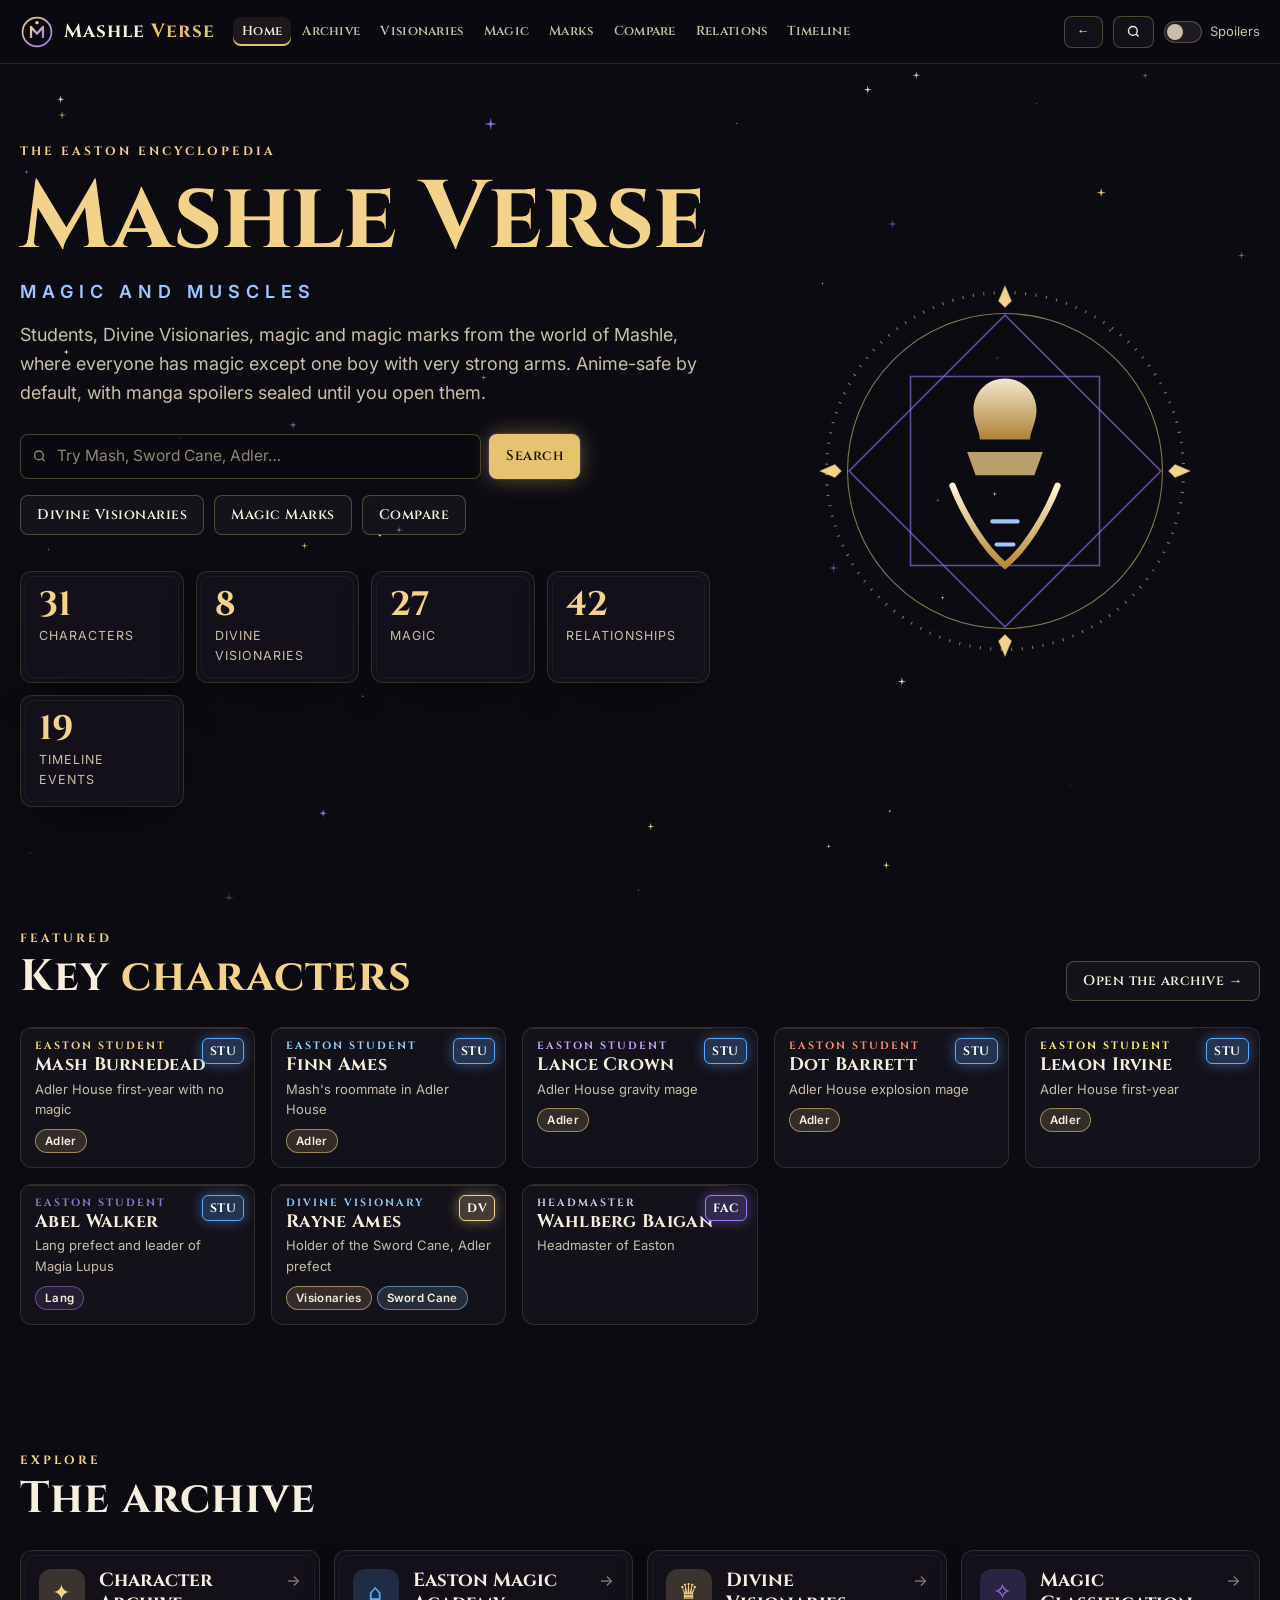
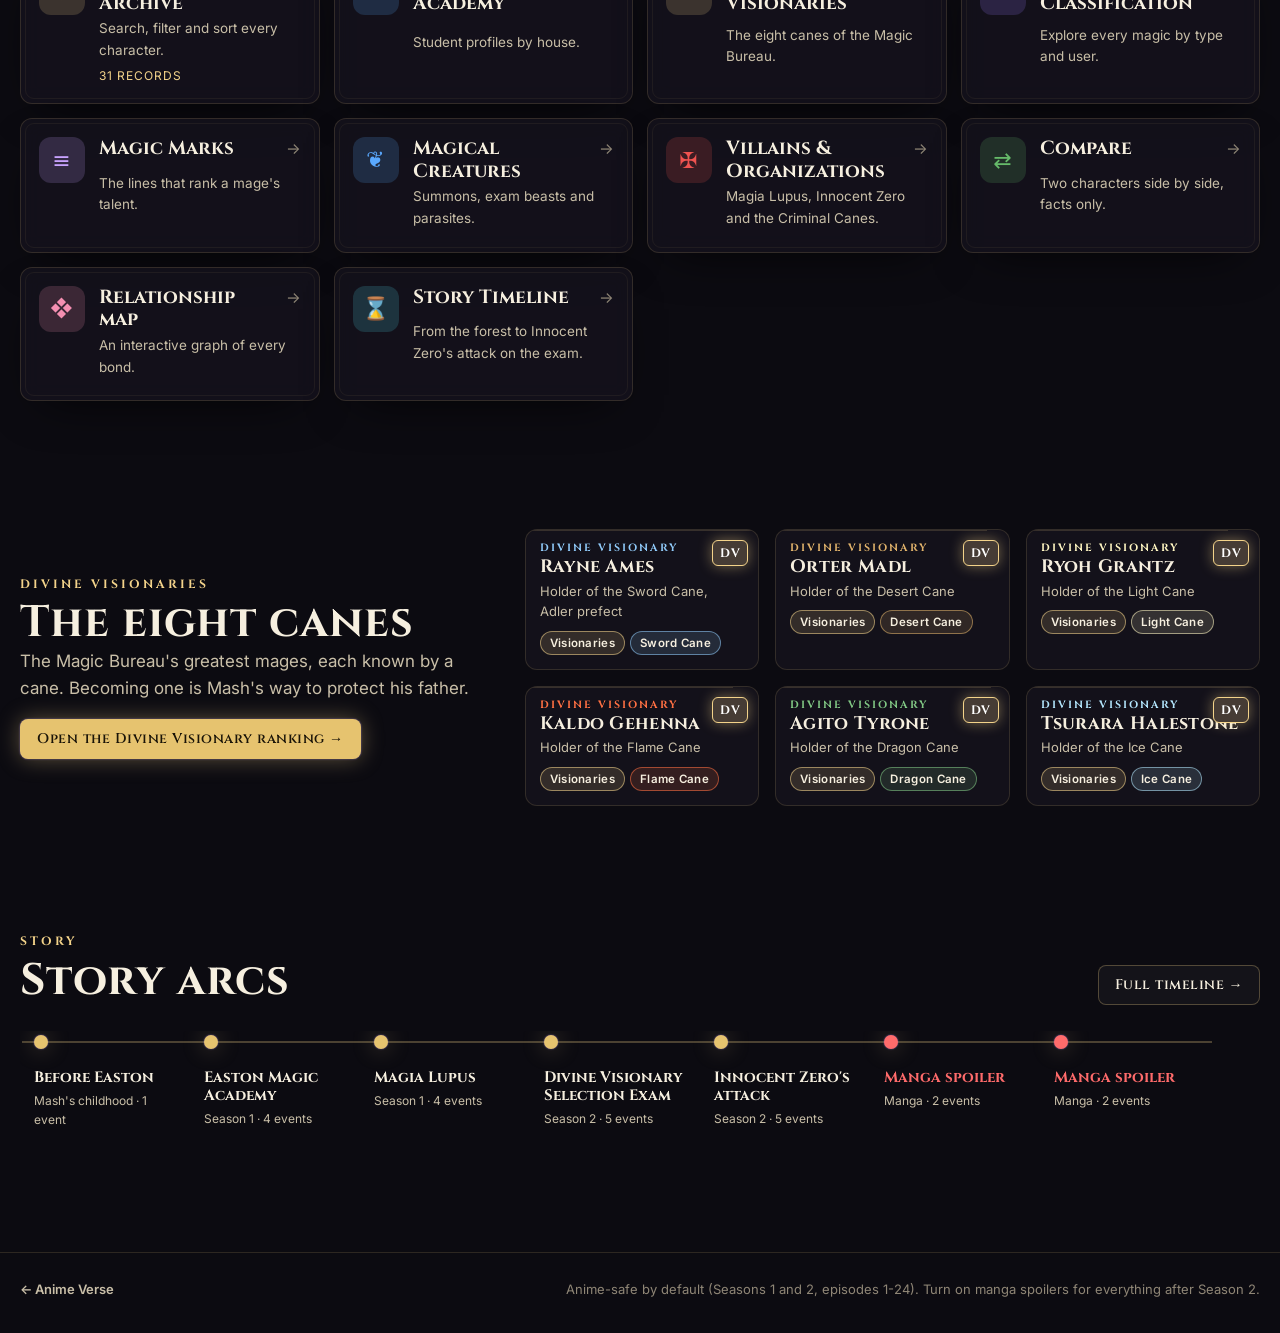
<file: index.html>
<!doctype html>
<html lang="en">
<head>
<meta charset="utf-8">
<meta name="viewport" content="width=device-width, initial-scale=1">
<title>Mashle Verse | The Easton encyclopedia</title>
<meta name="description" content="An interactive Mashle encyclopedia: characters, Easton Magic Academy, the Divine Visionaries, magic, magic marks, relationships and the story timeline. Anime-safe by default.">
<meta name="theme-color" content="#0b0a10">
<link rel="icon" href="assets/cover/favicon.svg" type="image/svg+xml">
<link rel="preconnect" href="https://fonts.googleapis.com">
<link rel="preconnect" href="https://fonts.gstatic.com" crossorigin>
<link rel="stylesheet" href="https://fonts.googleapis.com/css2?family=Cinzel:wght@600;700&family=Inter:wght@400;500;600;700&display=swap">
<link rel="stylesheet" href="css/engine.min.css">
<link rel="stylesheet" href="css/theme.min.css">
</head>
<body data-page="home" data-root="">
<a class="skip" href="#main">Skip to content</a>
<header id="nav"></header>
<main id="main">
  <section class="hero"><div class="wrap hero-grid"><div class="hero-copy"><p class="kicker">The Easton encyclopedia</p><h1><span class="gold">Mashle Verse</span><small>Magic and Muscles</small></h1><p class="lead">Students, Divine Visionaries, magic and magic marks from the world of Mashle, where everyone has magic except one boy with very strong arms. Anime-safe by default, with manga spoilers sealed until you open them.</p><form class="hero-search" id="hero-search" role="search"><div class="field"><span class="ico"><svg width="15" height="15" viewBox="0 0 24 24" fill="none" stroke="currentColor" stroke-width="2.2" aria-hidden="true"><circle cx="11" cy="11" r="7"/><path d="m20 20-3.5-3.5"/></svg></span><input class="input" type="search" placeholder="Try Mash, Sword Cane, Adler…" aria-label="Search the archive"></div><button class="btn primary" type="submit">Search</button></form><div class="hero-ctas"><a class="btn" href="html/visionaries.html">Divine Visionaries</a><a class="btn" href="html/marks.html">Magic Marks</a><a class="btn" href="html/compare.html">Compare</a></div><div class="stats" id="stats"></div></div><div class="hero-crest" aria-hidden="true"><svg viewBox="0 0 400 400"><defs><radialGradient id="hc" cx="50%" cy="50%" r="50%"><stop offset="0" stop-color="#f3d38a" stop-opacity=".55"/><stop offset=".55" stop-color="#9b7bff" stop-opacity=".22"/><stop offset="1" stop-color="#0b0a10" stop-opacity="0"/></radialGradient><linearGradient id="hg" x1="0" y1="0" x2="0" y2="1"><stop offset="0" stop-color="#fff4d6"/><stop offset="1" stop-color="#b8893a"/></linearGradient></defs><g class="ring" fill="none" stroke="#f3d38a" stroke-opacity=".55"><circle cx="200" cy="200" r="170" stroke-dasharray="1 9" stroke-width="3"/><circle cx="200" cy="200" r="150"/><path d="M200 24l6 14-6 6-6-6zM200 376l6-14-6-6-6 6zM24 200l14 6 6-6-6-6zM376 200l-14 6-6-6 6-6z" fill="#f3d38a"/></g><g class="ring r2" fill="none" stroke="#9b7bff" stroke-opacity=".6" stroke-width="1.5"><rect x="95" y="95" width="210" height="210" transform="rotate(45 200 200)"/><rect x="110" y="110" width="180" height="180"/></g><g class="float"><path d="M200 112c-18 0-30 14-30 30 0 12 6 20 6 28h48c0-8 6-16 6-28 0-16-12-30-30-30z" fill="url(#hg)" opacity=".95"/><path d="M164 182h72l-8 22h-56z" fill="#f3d38a" opacity=".75"/><path d="M150 214c10 26 30 60 50 76 20-16 40-50 50-76" fill="none" stroke="url(#hg)" stroke-width="6" stroke-linecap="round"/><path d="M188 248h24M192 270h16" stroke="#9fc6ff" stroke-width="4" stroke-linecap="round"/></g></svg></div></div></section>
  <section class="section"><div class="wrap">
    <div class="section-head"><div><p class="kicker">Featured</p><h2 class="section-title">Key <em>characters</em></h2></div>
      <a class="btn" href="html/archive.html">Open the archive →</a></div>
    <div class="grid-cards" id="featured"><div class="state loading"><span class="loader"></span><p>Loading records…</p></div></div>
  </div></section>
  <section class="section"><div class="wrap">
    <div class="section-head"><div><p class="kicker">Explore</p><h2 class="section-title">The archive</h2></div></div>
    <div class="sections" id="sections"></div>
  </div></section>
  <section class="section"><div class="wrap spotlight" id="spotlight"></div></section>
  <section class="section"><div class="wrap">
    <div class="section-head"><div><p class="kicker">Story</p><h2 class="section-title">Story arcs</h2></div><a class="btn" href="html/timeline.html">Full timeline →</a></div>
    <div class="arcs" id="arcs"></div>
  </div></section>
</main>
<footer class="site-foot"><div class="wrap">
  <a href="https://rith-1437.github.io/anime-verse/">← Anime Verse</a>
  <span>Anime-safe by default (Seasons 1 and 2, episodes 1-24). Turn on manga spoilers for everything after Season 2.</span>
</div></footer>
<noscript><p class="wrap" style="padding:20px 0">This encyclopedia needs JavaScript to load its records.</p></noscript>
<script src="js/config.min.js"></script>
<script src="js/data/characters.min.js"></script>
<script src="js/data/world.min.js"></script>
<script src="js/media-index.min.js"></script>
<script src="js/engine/core.min.js"></script>
<script src="js/engine/shell.min.js"></script>
<script src="js/engine/viewer.min.js"></script>
<script src="js/engine/home.min.js"></script>
</body>
</html>
</file>
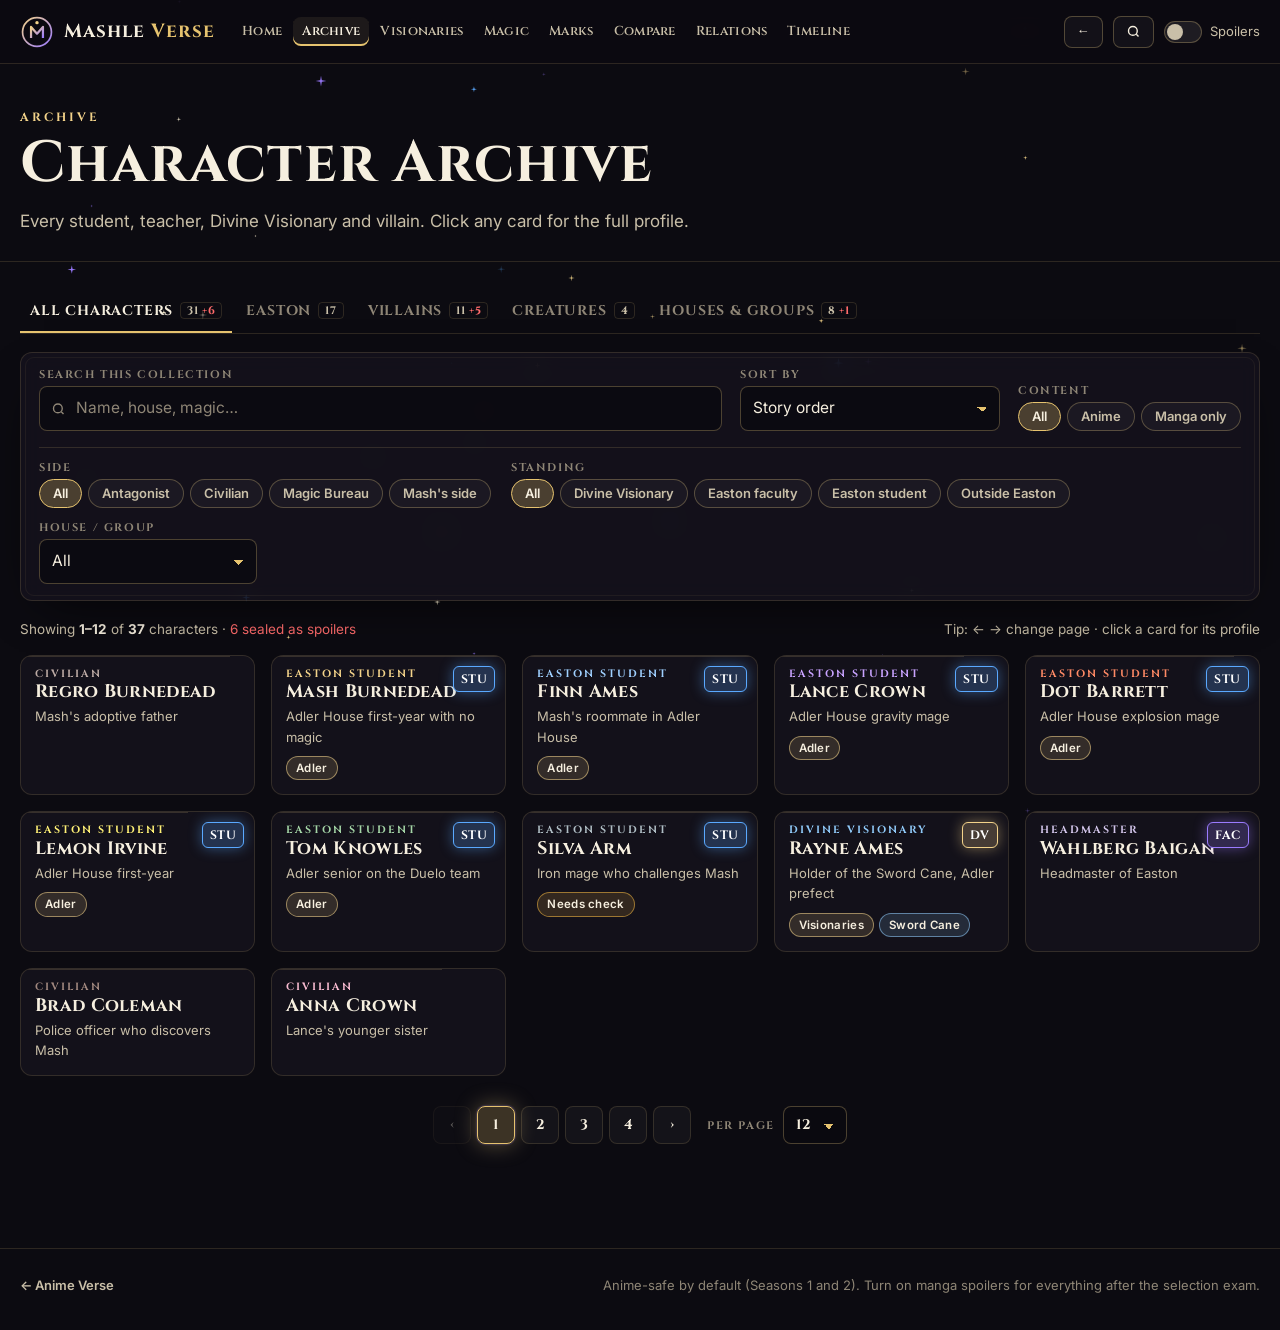
<file: archive.html>
<!doctype html>
<html lang="en">
<head>
<meta charset="utf-8">
<meta name="viewport" content="width=device-width, initial-scale=1">
<title>Archive | Mashle Verse</title>
<meta name="description" content="Search, filter and sort every Mashle character, Easton student, villain, creature and organization.">
<meta name="theme-color" content="#0b0a10">
<link rel="icon" href="assets/cover/favicon.svg" type="image/svg+xml">
<link rel="preconnect" href="https://fonts.googleapis.com">
<link rel="preconnect" href="https://fonts.gstatic.com" crossorigin>
<link rel="stylesheet" href="https://fonts.googleapis.com/css2?family=Cinzel:wght@600;700&family=Inter:wght@400;500;600;700&display=swap">
<link rel="stylesheet" href="css/engine.css">
<link rel="stylesheet" href="css/theme.css">
</head>
<body data-page="archive">
<a class="skip" href="#main">Skip to content</a>
<header id="nav"></header>
<main id="main">
  <section class="page-head"><div class="wrap">
    <p class="kicker" id="tab-kicker">Archive</p>
    <h1 class="section-title" id="tab-title">Archive</h1>
    <p class="lead" id="tab-sub"></p>
  </div></section>
  <section class="section" style="padding-top:28px"><div class="wrap">
    <div class="tabs" id="tabs" role="tablist" aria-label="Collections"></div>
    <div class="filters panel">
      <div class="facet"><label class="label" for="q">Search this collection</label>
        <div class="field"><span class="ico"><svg width="15" height="15" viewBox="0 0 24 24" fill="none" stroke="currentColor" stroke-width="2.2" aria-hidden="true"><circle cx="11" cy="11" r="7"/><path d="m20 20-3.5-3.5"/></svg></span><input class="input" id="q" type="search" autocomplete="off" placeholder="Name, house, magic…"></div></div>
      <div class="facet"><label class="label" for="sort">Sort by</label><select class="select" id="sort"></select></div>
      <div class="facet"><span class="label">Content</span><div class="chip-row" id="content-chips">
        <button type="button" class="chip active" data-content="all">All</button>
        <button type="button" class="chip" data-content="anime">Anime</button>
        <button type="button" class="chip" data-content="source">Manga only</button></div></div>
      <div class="f-facets" id="facets"></div>
    </div>
    <div class="result-bar"><span id="count" aria-live="polite"></span><span class="soft">Tip: ← → change page · click a card for its profile</span></div>
    <div class="grid-cards" id="grid" aria-busy="true"><div class="state loading"><span class="loader"></span><p>Loading records…</p></div></div>
    <div id="empty" hidden></div>
    <nav class="pager" id="pager" aria-label="Pages"></nav>
  </div></section>
</main>
<footer class="site-foot"><div class="wrap">
  <a href="https://rith-1437.github.io/anime-verse/">← Anime Verse</a>
  <span>Anime-safe by default (Seasons 1 and 2). Turn on manga spoilers for everything after the selection exam.</span>
</div></footer>
<noscript><p class="wrap" style="padding:20px 0">This encyclopedia needs JavaScript to load its records.</p></noscript>
<script src="js/config.js"></script>
<script src="js/data/characters.js"></script>
<script src="js/data/world.js"></script>
<script src="js/media-index.js"></script>
<script src="js/engine/core.js"></script>
<script src="js/engine/shell.js"></script>
<script src="js/engine/viewer.js"></script>
<script src="js/engine/archive.js"></script>
</body>
</html>
</file>
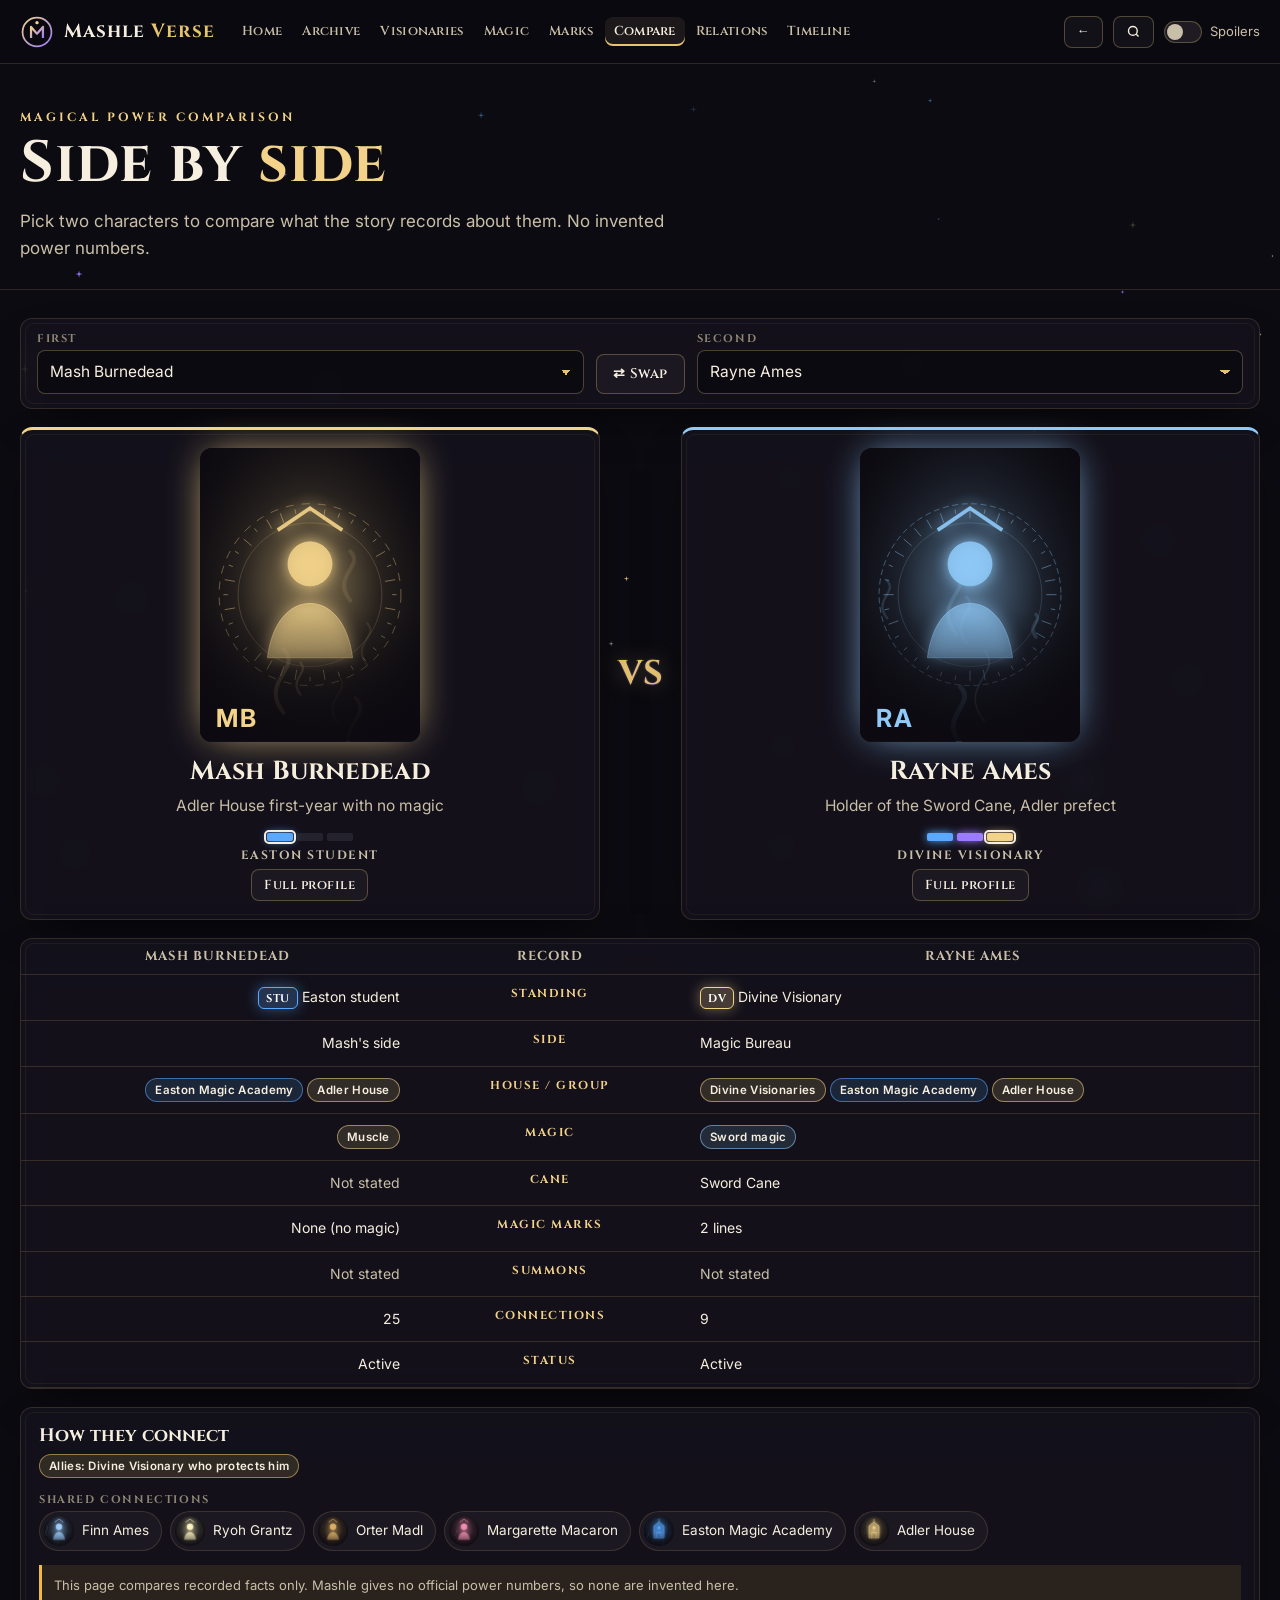
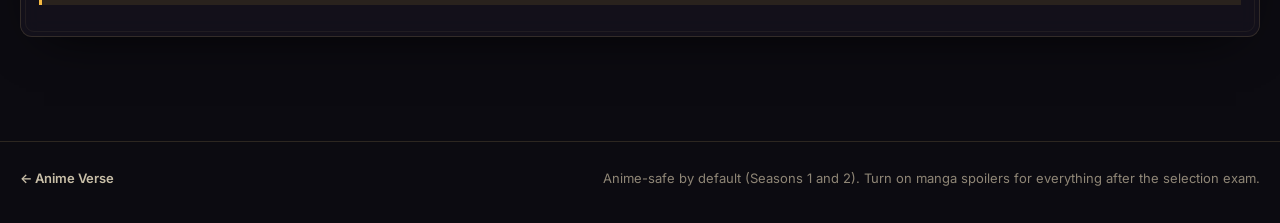
<file: compare.html>
<!doctype html>
<html lang="en">
<head>
<meta charset="utf-8">
<meta name="viewport" content="width=device-width, initial-scale=1">
<title>Compare | Mashle Verse</title>
<meta name="description" content="Compare two Mashle characters side by side: standing, magic, marks, affiliations and connections.">
<meta name="theme-color" content="#0b0a10">
<link rel="icon" href="assets/cover/favicon.svg" type="image/svg+xml">
<link rel="preconnect" href="https://fonts.googleapis.com">
<link rel="preconnect" href="https://fonts.gstatic.com" crossorigin>
<link rel="stylesheet" href="https://fonts.googleapis.com/css2?family=Cinzel:wght@600;700&family=Inter:wght@400;500;600;700&display=swap">
<link rel="stylesheet" href="css/engine.css">
<link rel="stylesheet" href="css/theme.css">
</head>
<body data-page="compare">
<a class="skip" href="#main">Skip to content</a>
<header id="nav"></header>
<main id="main">
  <section class="page-head"><div class="wrap">
    <p class="kicker">Magical power comparison</p>
    <h1 class="section-title">Side by <em>side</em></h1>
    <p class="lead">Pick two characters to compare what the story records about them. No invented power numbers.</p>
  </div></section>
  <section class="section" style="padding-top:28px"><div class="wrap">
    <div class="cmp-pickers panel">
      <div class="facet"><label class="label" for="pick-a">First</label><select class="select" id="pick-a"></select></div>
      <button type="button" class="btn" id="swap" aria-label="Swap the two">⇄ Swap</button>
      <div class="facet"><label class="label" for="pick-b">Second</label><select class="select" id="pick-b"></select></div>
    </div>
    <div id="cmp"><div class="state loading"><span class="loader"></span><p>Loading records…</p></div></div>
  </div></section>
</main>
<footer class="site-foot"><div class="wrap">
  <a href="https://rith-1437.github.io/anime-verse/">← Anime Verse</a>
  <span>Anime-safe by default (Seasons 1 and 2). Turn on manga spoilers for everything after the selection exam.</span>
</div></footer>
<noscript><p class="wrap" style="padding:20px 0">This encyclopedia needs JavaScript to load its records.</p></noscript>
<script src="js/config.js"></script>
<script src="js/data/characters.js"></script>
<script src="js/data/world.js"></script>
<script src="js/media-index.js"></script>
<script src="js/engine/core.js"></script>
<script src="js/engine/shell.js"></script>
<script src="js/engine/viewer.js"></script>
<script src="js/engine/compare.js"></script>
</body>
</html>
</file>
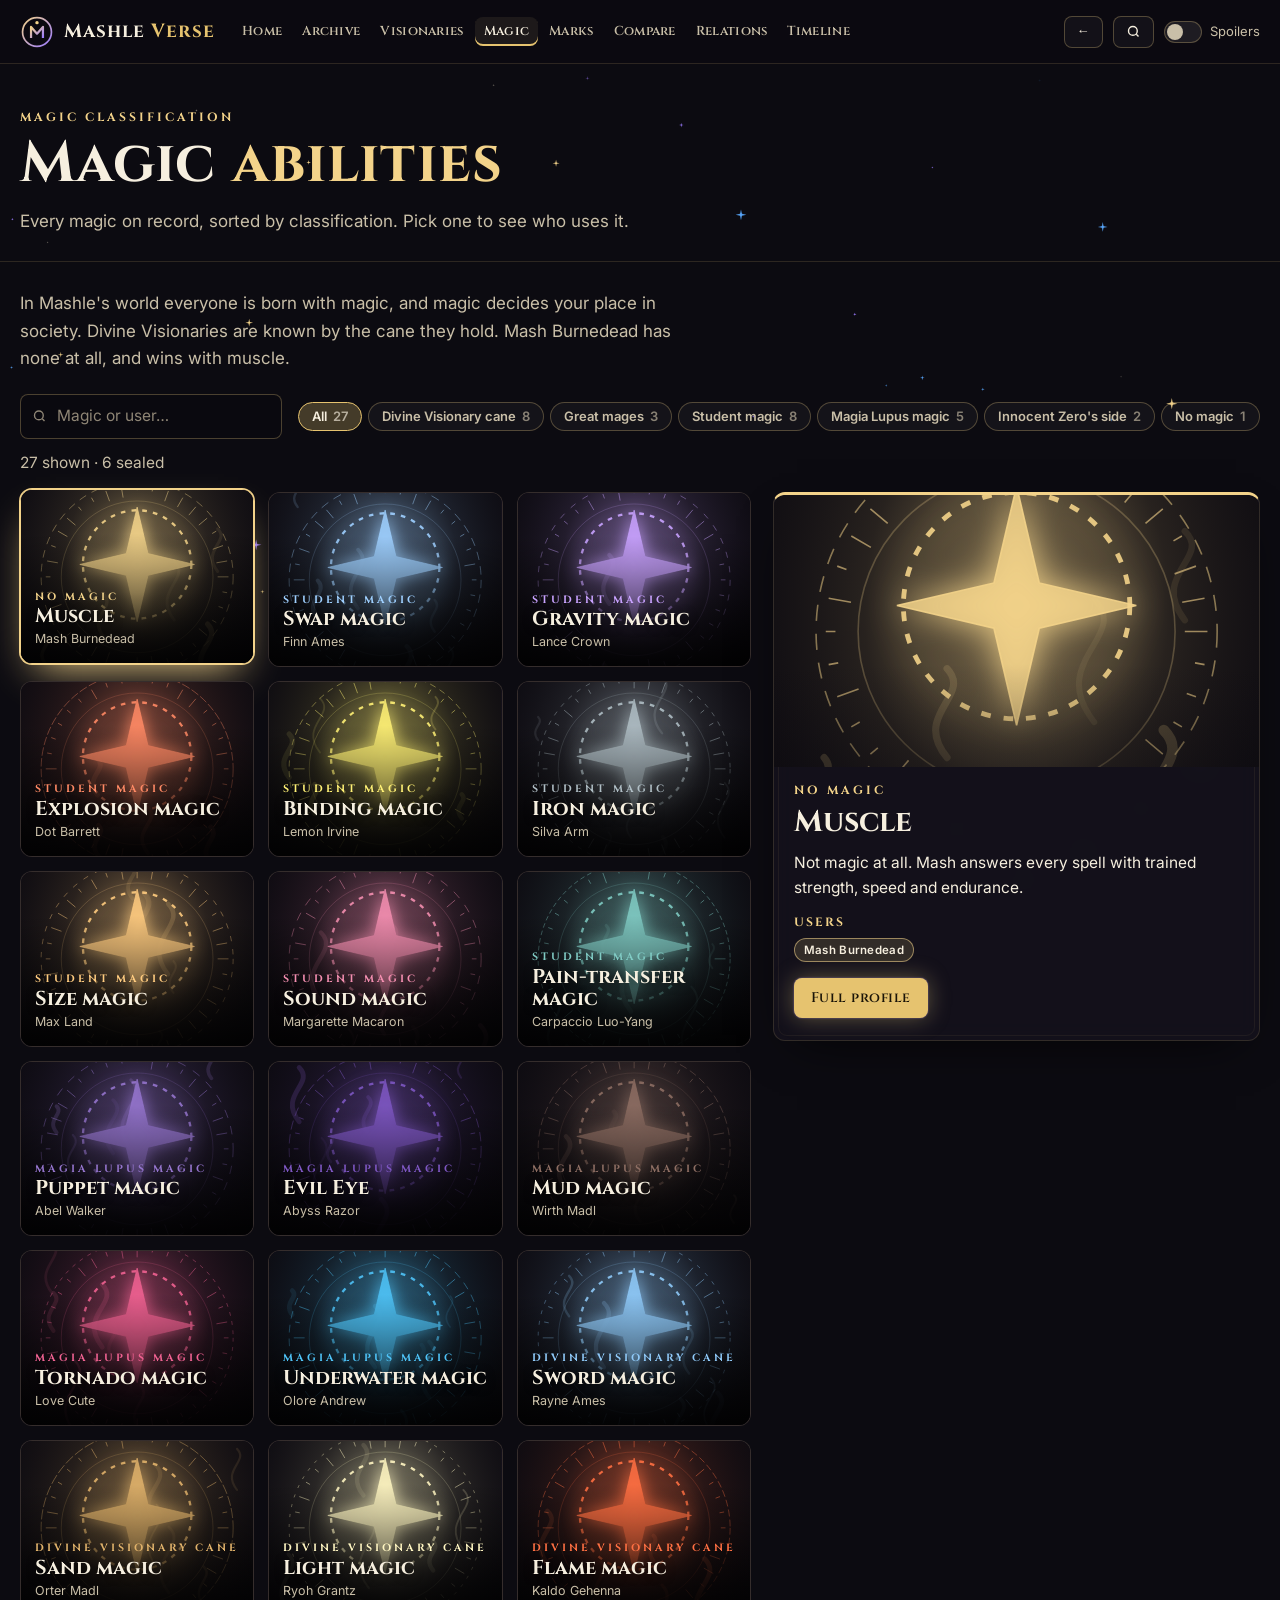
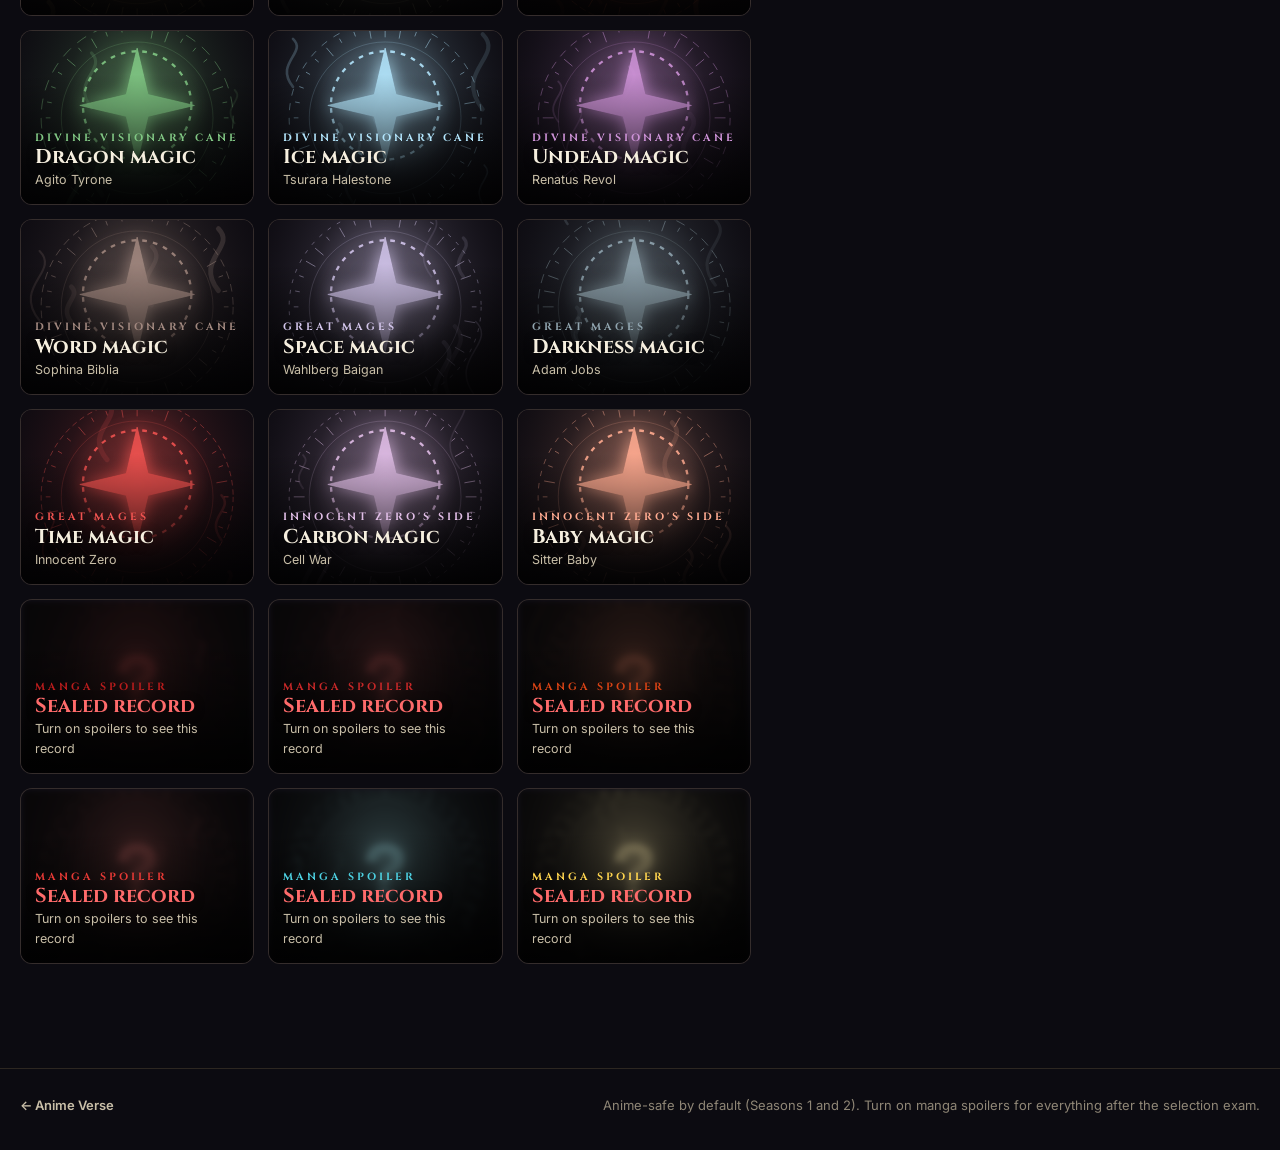
<file: magic.html>
<!doctype html>
<html lang="en">
<head>
<meta charset="utf-8">
<meta name="viewport" content="width=device-width, initial-scale=1">
<title>Magic | Mashle Verse</title>
<meta name="description" content="Explore every magic in Mashle by classification and user.">
<meta name="theme-color" content="#0b0a10">
<link rel="icon" href="assets/cover/favicon.svg" type="image/svg+xml">
<link rel="preconnect" href="https://fonts.googleapis.com">
<link rel="preconnect" href="https://fonts.gstatic.com" crossorigin>
<link rel="stylesheet" href="https://fonts.googleapis.com/css2?family=Cinzel:wght@600;700&family=Inter:wght@400;500;600;700&display=swap">
<link rel="stylesheet" href="css/engine.css">
<link rel="stylesheet" href="css/theme.css">
</head>
<body data-page="explorer" data-collection="magic" data-nav="explorer-magic">
<a class="skip" href="#main">Skip to content</a>
<header id="nav"></header>
<main id="main">
  <section class="page-head"><div class="wrap">
    <p class="kicker">Magic classification</p>
    <h1 class="section-title">Magic <em>abilities</em></h1>
    <p class="lead">Every magic on record, sorted by classification. Pick one to see who uses it.</p>
  </div></section>
  <section class="section" style="padding-top:28px"><div class="wrap">
    <div class="x-intro" id="x-intro"></div>
    <div class="x-tools">
      <div class="field"><span class="ico"><svg width="15" height="15" viewBox="0 0 24 24" fill="none" stroke="currentColor" stroke-width="2.2" aria-hidden="true"><circle cx="11" cy="11" r="7"/><path d="m20 20-3.5-3.5"/></svg></span><input class="input" id="x-q" type="search" autocomplete="off" placeholder="Magic or user…" aria-label="Search"></div>
      <div class="chip-row" id="x-chips" aria-label="Filter"></div>
      <span class="soft" id="x-count" aria-live="polite"></span>
    </div>
    <div class="x-layout">
      <div><div class="x-grid" id="x-grid"><div class="state loading"><span class="loader"></span><p>Loading records…</p></div></div><div id="x-empty" hidden></div></div>
      <aside class="x-detail panel" id="x-detail" aria-live="polite"></aside>
    </div>
  </div></section>
</main>
<footer class="site-foot"><div class="wrap">
  <a href="https://rith-1437.github.io/anime-verse/">← Anime Verse</a>
  <span>Anime-safe by default (Seasons 1 and 2). Turn on manga spoilers for everything after the selection exam.</span>
</div></footer>
<noscript><p class="wrap" style="padding:20px 0">This encyclopedia needs JavaScript to load its records.</p></noscript>
<script src="js/config.js"></script>
<script src="js/data/characters.js"></script>
<script src="js/data/world.js"></script>
<script src="js/media-index.js"></script>
<script src="js/engine/core.js"></script>
<script src="js/engine/shell.js"></script>
<script src="js/engine/viewer.js"></script>
<script src="js/engine/explorer.js"></script>
</body>
</html>
</file>
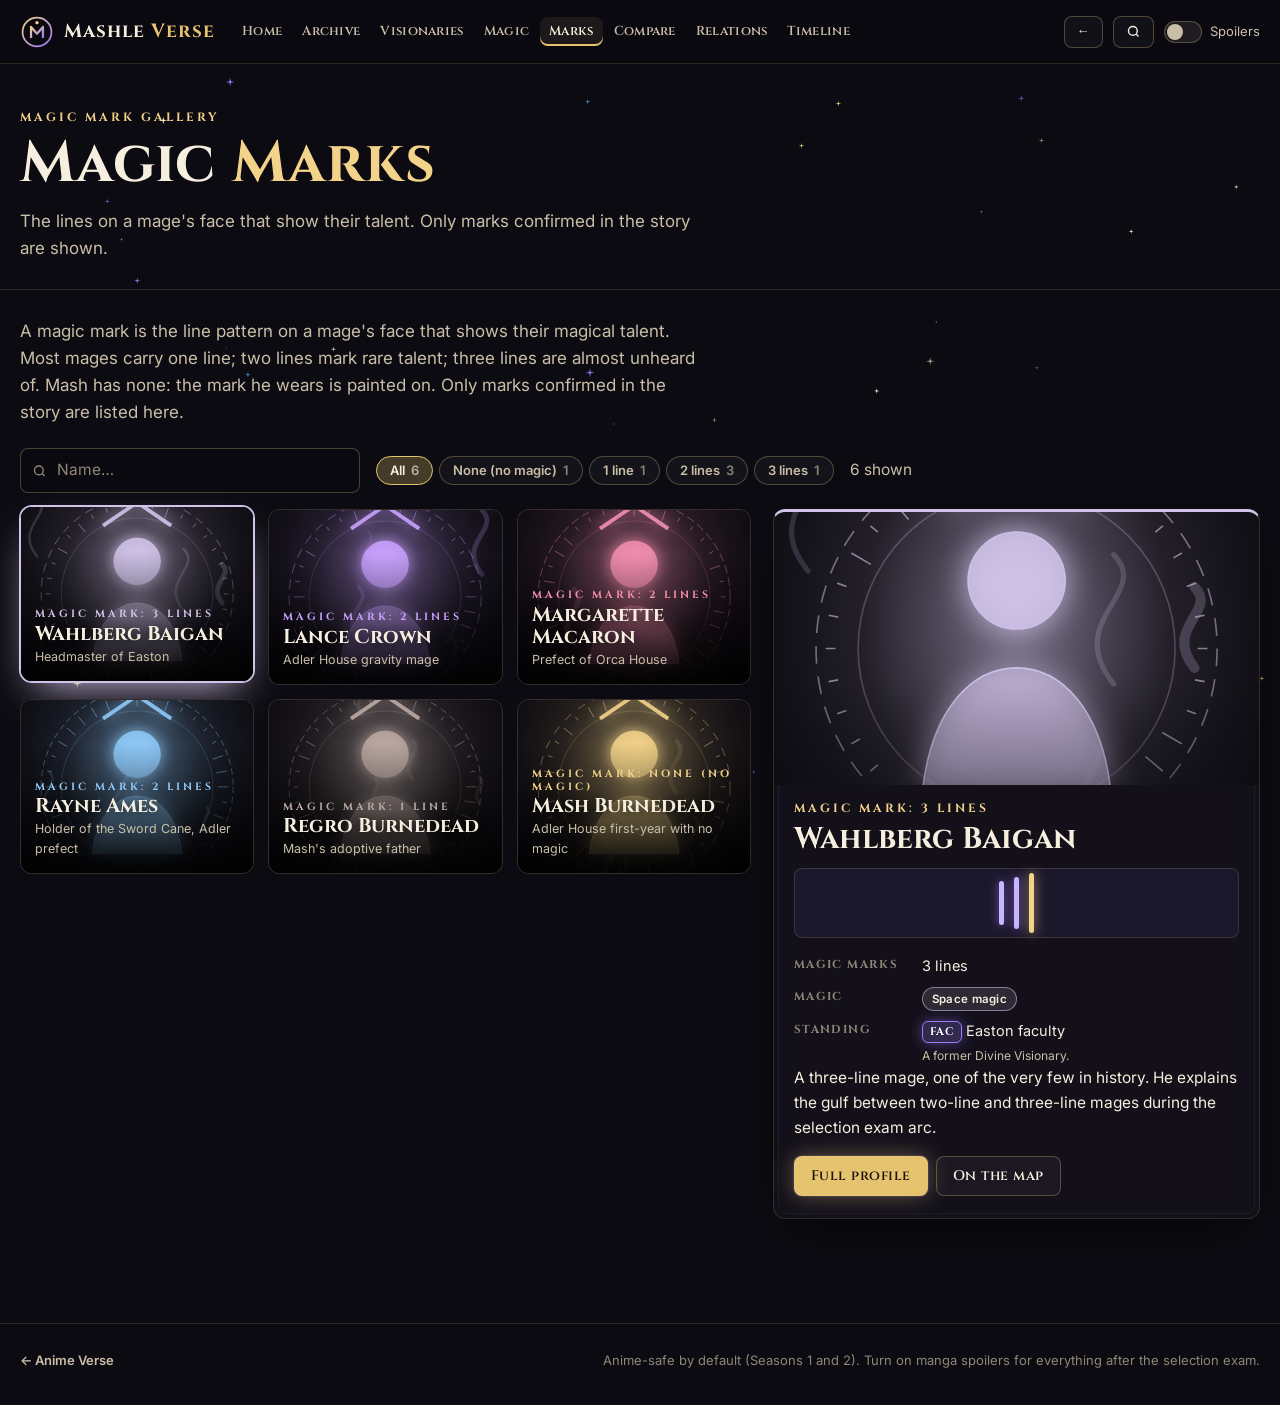
<file: marks.html>
<!doctype html>
<html lang="en">
<head>
<meta charset="utf-8">
<meta name="viewport" content="width=device-width, initial-scale=1">
<title>Magic Marks | Mashle Verse</title>
<meta name="description" content="A gallery of confirmed magic marks in Mashle.">
<meta name="theme-color" content="#0b0a10">
<link rel="icon" href="assets/cover/favicon.svg" type="image/svg+xml">
<link rel="preconnect" href="https://fonts.googleapis.com">
<link rel="preconnect" href="https://fonts.gstatic.com" crossorigin>
<link rel="stylesheet" href="https://fonts.googleapis.com/css2?family=Cinzel:wght@600;700&family=Inter:wght@400;500;600;700&display=swap">
<link rel="stylesheet" href="css/engine.css">
<link rel="stylesheet" href="css/theme.css">
</head>
<body data-page="explorer" data-collection="marks" data-nav="explorer-marks">
<a class="skip" href="#main">Skip to content</a>
<header id="nav"></header>
<main id="main">
  <section class="page-head"><div class="wrap">
    <p class="kicker">Magic Mark gallery</p>
    <h1 class="section-title">Magic <em>Marks</em></h1>
    <p class="lead">The lines on a mage&#x27;s face that show their talent. Only marks confirmed in the story are shown.</p>
  </div></section>
  <section class="section" style="padding-top:28px"><div class="wrap">
    <div class="x-intro" id="x-intro"></div>
    <div class="x-tools">
      <div class="field"><span class="ico"><svg width="15" height="15" viewBox="0 0 24 24" fill="none" stroke="currentColor" stroke-width="2.2" aria-hidden="true"><circle cx="11" cy="11" r="7"/><path d="m20 20-3.5-3.5"/></svg></span><input class="input" id="x-q" type="search" autocomplete="off" placeholder="Name…" aria-label="Search"></div>
      <div class="chip-row" id="x-chips" aria-label="Filter"></div>
      <span class="soft" id="x-count" aria-live="polite"></span>
    </div>
    <div class="x-layout">
      <div><div class="x-grid" id="x-grid"><div class="state loading"><span class="loader"></span><p>Loading records…</p></div></div><div id="x-empty" hidden></div></div>
      <aside class="x-detail panel" id="x-detail" aria-live="polite"></aside>
    </div>
  </div></section>
</main>
<footer class="site-foot"><div class="wrap">
  <a href="https://rith-1437.github.io/anime-verse/">← Anime Verse</a>
  <span>Anime-safe by default (Seasons 1 and 2). Turn on manga spoilers for everything after the selection exam.</span>
</div></footer>
<noscript><p class="wrap" style="padding:20px 0">This encyclopedia needs JavaScript to load its records.</p></noscript>
<script src="js/config.js"></script>
<script src="js/data/characters.js"></script>
<script src="js/data/world.js"></script>
<script src="js/media-index.js"></script>
<script src="js/engine/core.js"></script>
<script src="js/engine/shell.js"></script>
<script src="js/engine/viewer.js"></script>
<script src="js/engine/explorer.js"></script>
</body>
</html>
</file>
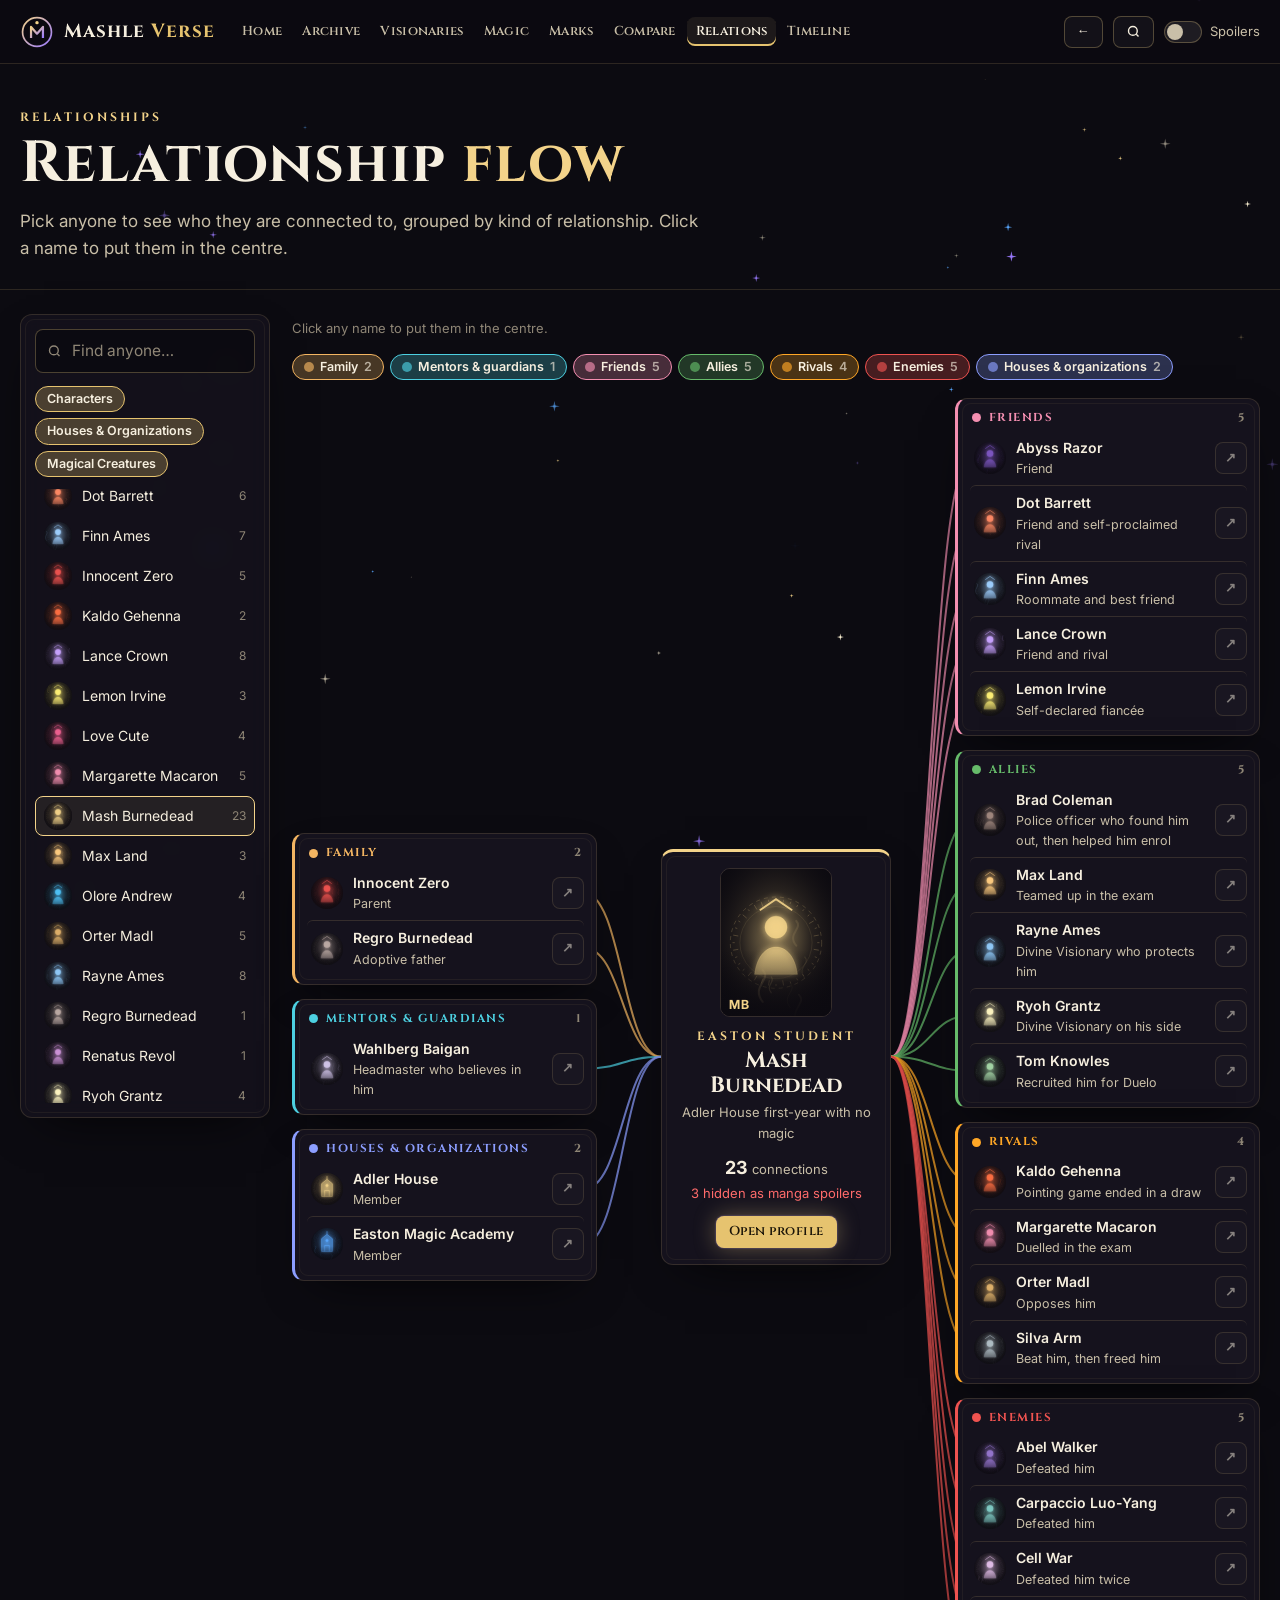
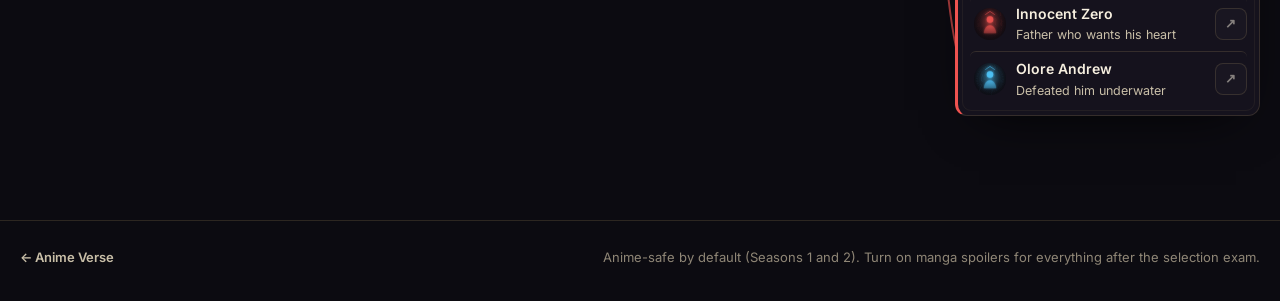
<file: network.html>
<!doctype html>
<html lang="en">
<head>
<meta charset="utf-8">
<meta name="viewport" content="width=device-width, initial-scale=1">
<title>Relationships | Mashle Verse</title>
<meta name="description" content="An interactive map of friendships, family and rivalries in Mashle.">
<meta name="theme-color" content="#0b0a10">
<link rel="icon" href="assets/cover/favicon.svg" type="image/svg+xml">
<link rel="preconnect" href="https://fonts.googleapis.com">
<link rel="preconnect" href="https://fonts.gstatic.com" crossorigin>
<link rel="stylesheet" href="https://fonts.googleapis.com/css2?family=Cinzel:wght@600;700&family=Inter:wght@400;500;600;700&display=swap">
<link rel="stylesheet" href="css/engine.css">
<link rel="stylesheet" href="css/theme.css">
</head>
<body data-page="network">
<a class="skip" href="#main">Skip to content</a>
<header id="nav"></header>
<main id="main">
  <section class="page-head"><div class="wrap">
    <p class="kicker">Relationships</p>
    <h1 class="section-title">Relationship <em>flow</em></h1>
    <p class="lead">Pick anyone to see who they are connected to, grouped by kind of relationship. Click a name to put them in the centre.</p>
  </div></section>
  <section class="section" style="padding-top:24px"><div class="wrap rel-layout">
    <aside class="rel-side panel" aria-label="Choose who to centre">
      <div class="field"><span class="ico"><svg width="15" height="15" viewBox="0 0 24 24" fill="none" stroke="currentColor" stroke-width="2.2" aria-hidden="true"><circle cx="11" cy="11" r="7"/><path d="m20 20-3.5-3.5"/></svg></span><input class="input" id="rel-q" type="search" autocomplete="off" placeholder="Find anyone…" aria-label="Find anyone"></div>
      <div class="chip-row" id="rel-types" aria-label="Record types"></div>
      <div class="rel-list" id="rel-list"><div class="state loading"><span class="loader"></span><p>Loading records…</p></div></div>
    </aside>
    <div class="rel-main">
      <div class="rel-top">
        <nav class="rel-trail" id="rel-trail" aria-label="Recently viewed"></nav>
        <div class="chip-row rel-groups" id="rel-groups" aria-label="Relationship kinds"></div>
      </div>
      <div class="flow" id="flow" aria-live="polite">
        <svg class="flow-lines" id="flow-lines" aria-hidden="true"></svg>
        <div class="flow-col" id="flow-left"></div>
        <div class="flow-centre" id="flow-centre"></div>
        <div class="flow-col" id="flow-right"></div>
      </div>
    </div>
  </div></section>
</main>
<footer class="site-foot"><div class="wrap">
  <a href="https://rith-1437.github.io/anime-verse/">← Anime Verse</a>
  <span>Anime-safe by default (Seasons 1 and 2). Turn on manga spoilers for everything after the selection exam.</span>
</div></footer>
<noscript><p class="wrap" style="padding:20px 0">This encyclopedia needs JavaScript to load its records.</p></noscript>
<script src="js/config.js"></script>
<script src="js/data/characters.js"></script>
<script src="js/data/world.js"></script>
<script src="js/media-index.js"></script>
<script src="js/engine/core.js"></script>
<script src="js/engine/shell.js"></script>
<script src="js/engine/viewer.js"></script>
<script src="js/engine/network.js"></script>
</body>
</html>
</file>
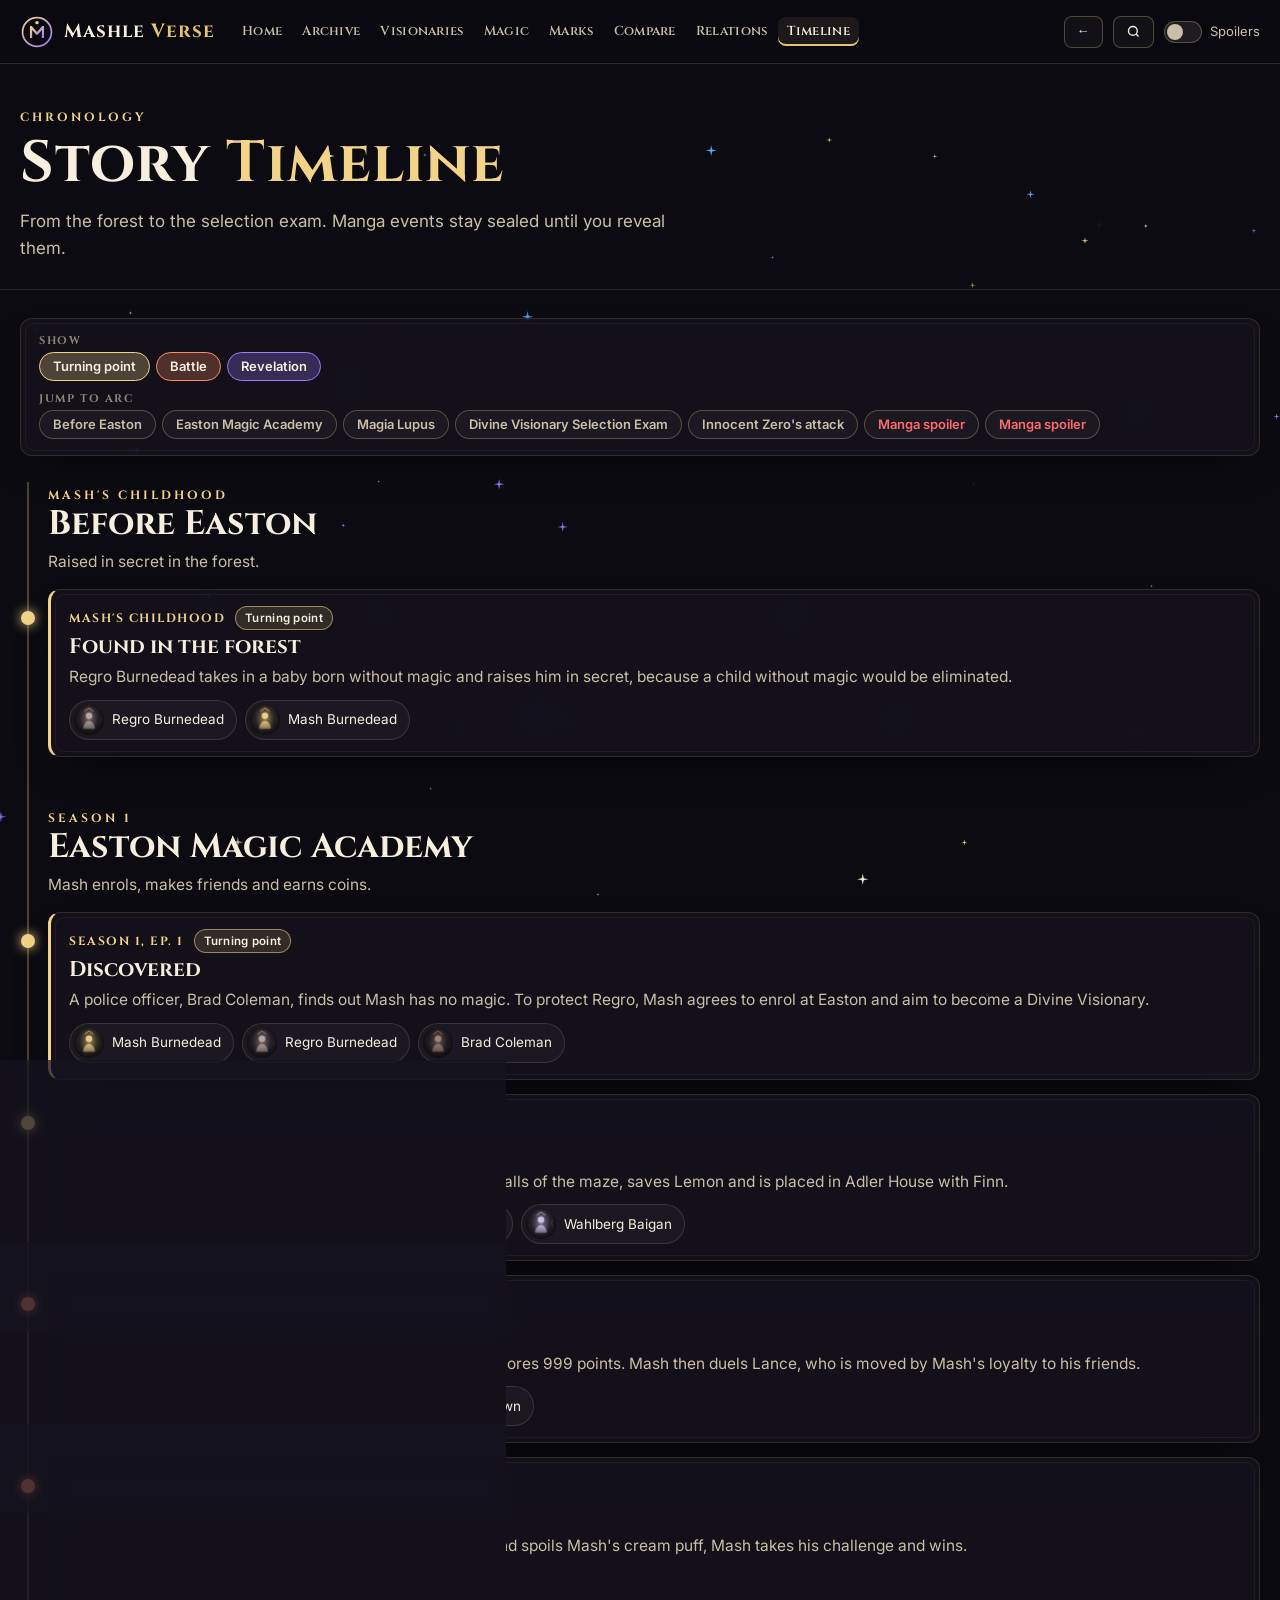
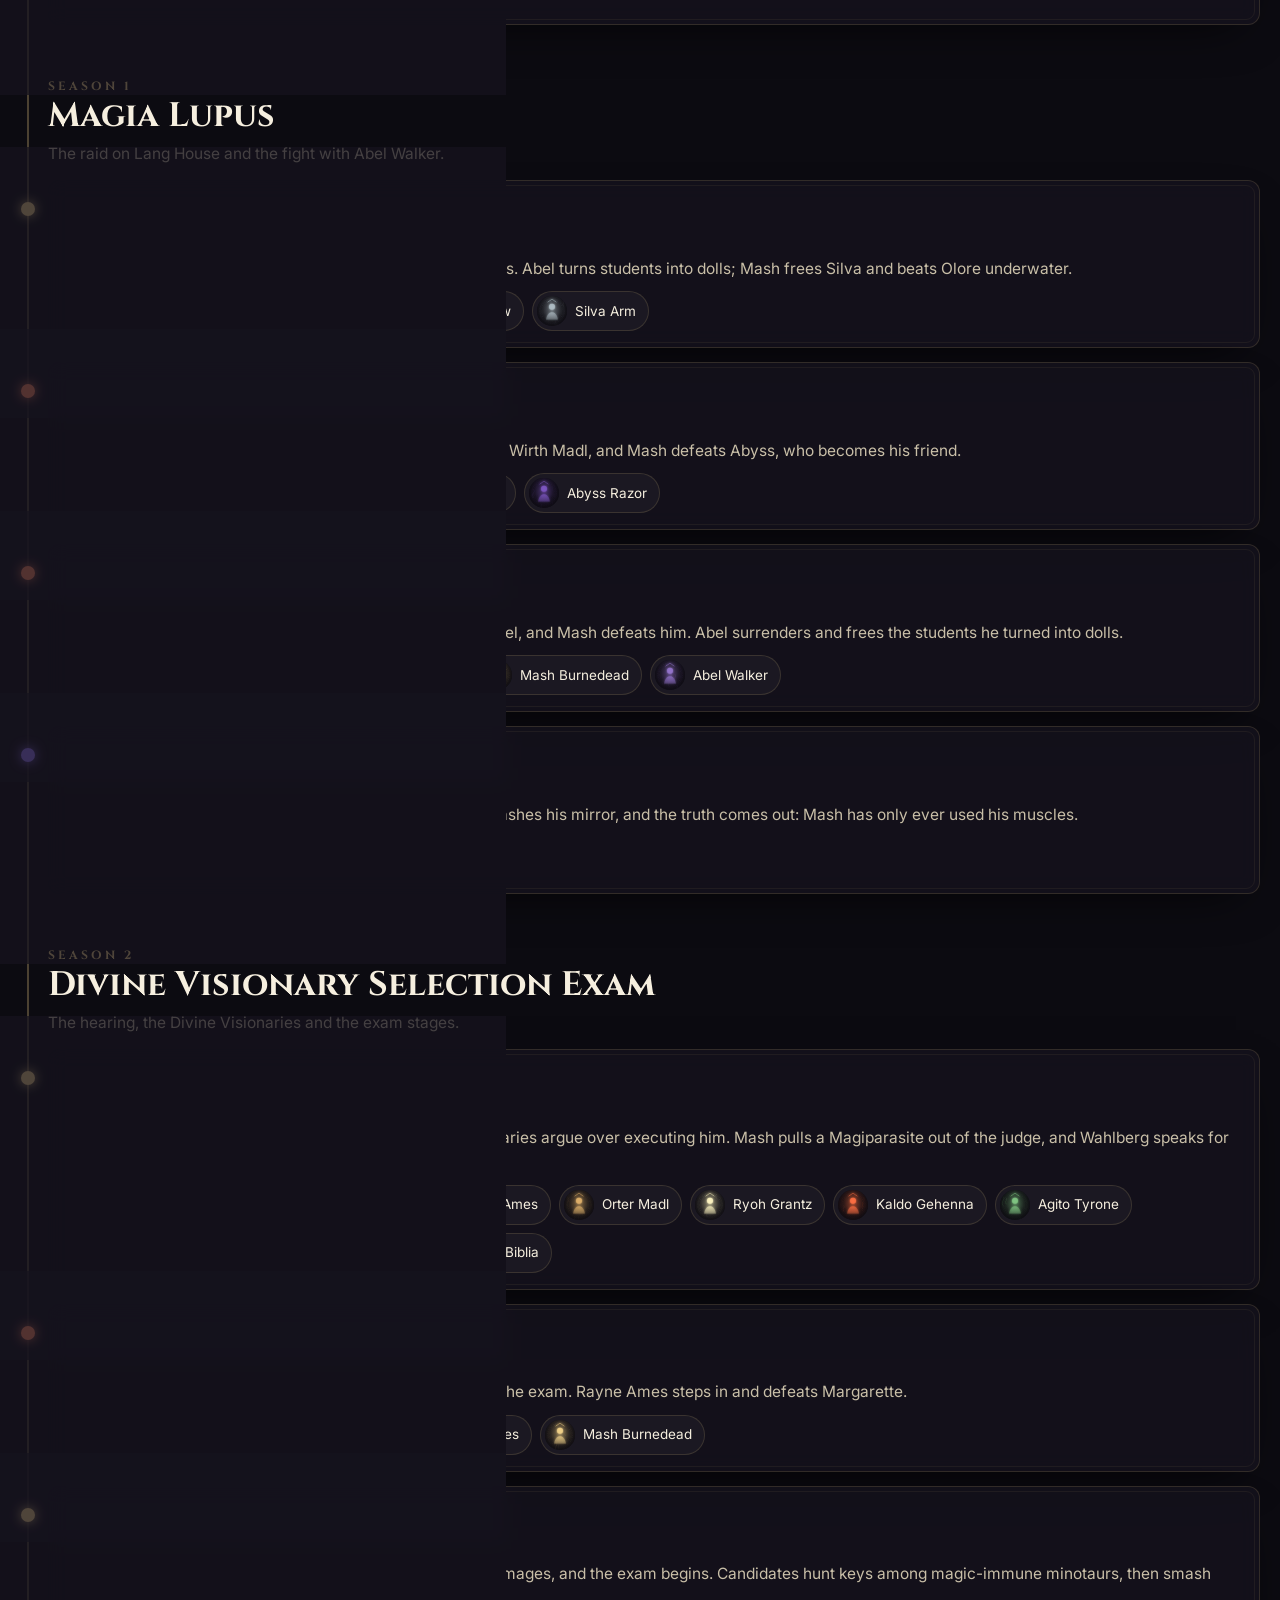
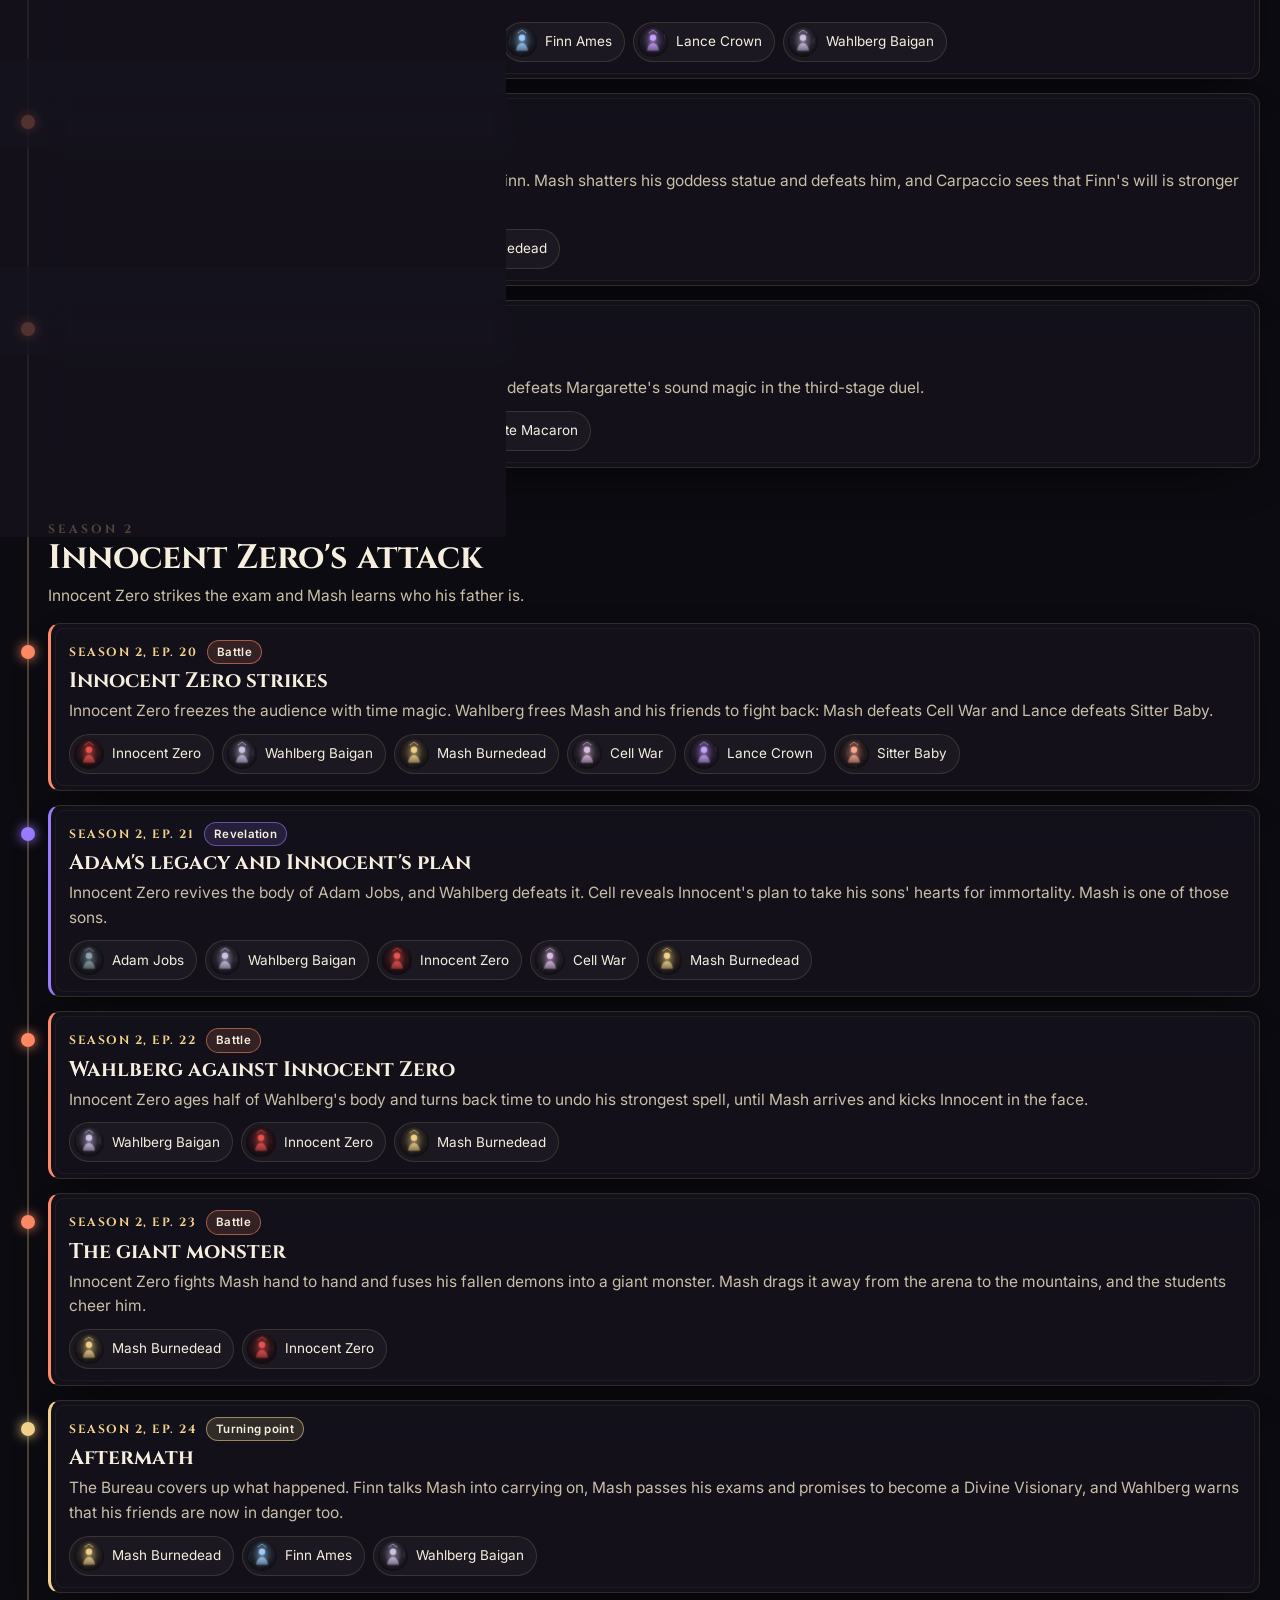
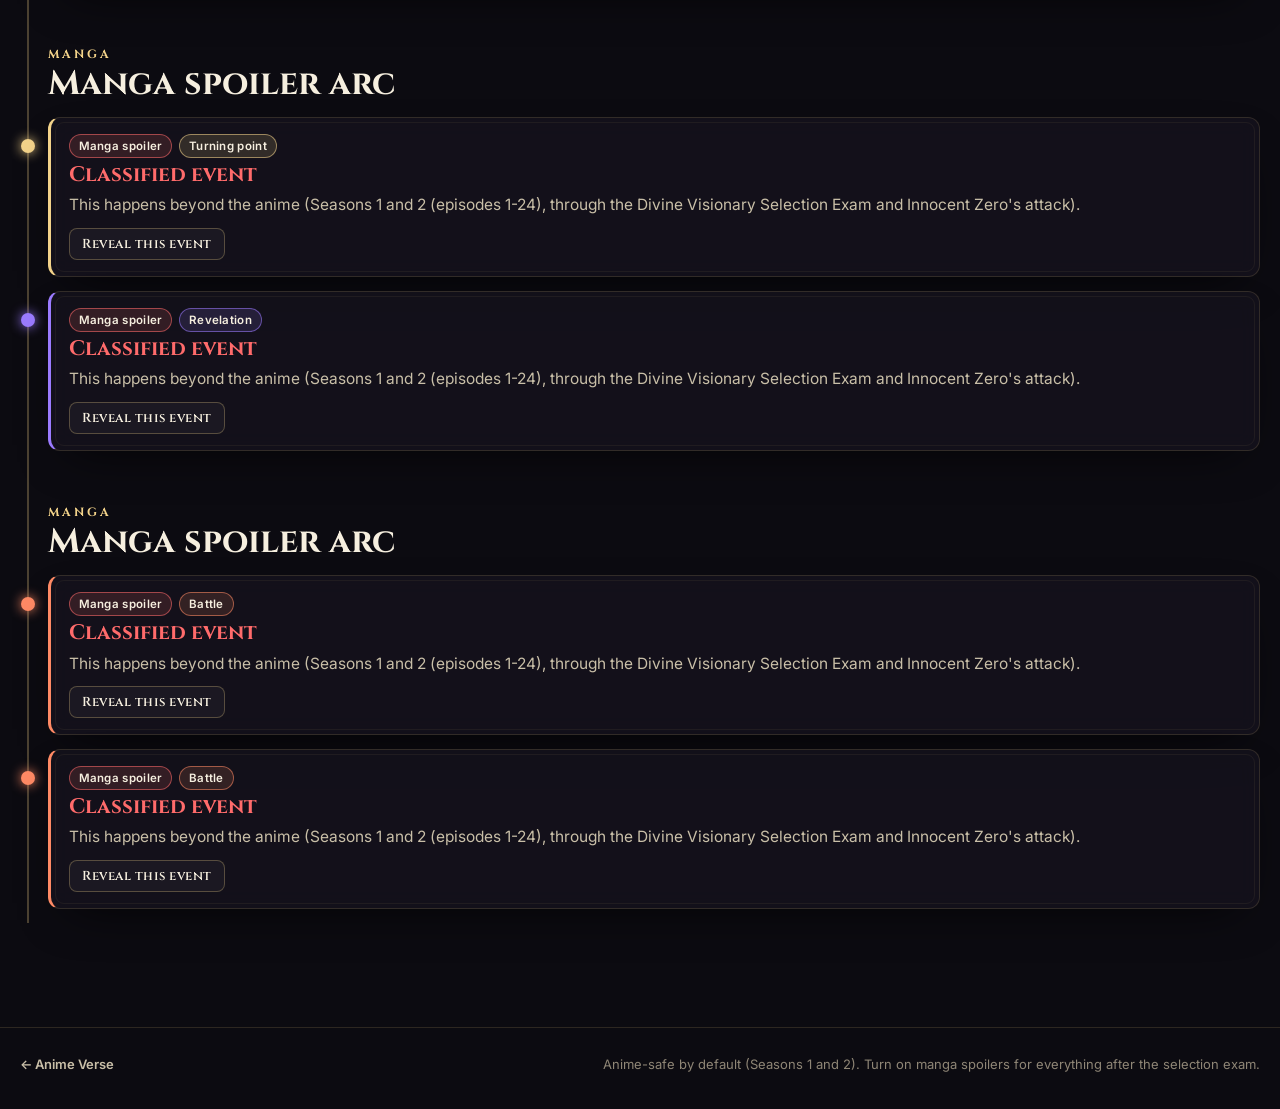
<file: timeline.html>
<!doctype html>
<html lang="en">
<head>
<meta charset="utf-8">
<meta name="viewport" content="width=device-width, initial-scale=1">
<title>Story Timeline | Mashle Verse</title>
<meta name="description" content="The Mashle story in order, from the forest to the Divine Visionary Selection Exam.">
<meta name="theme-color" content="#0b0a10">
<link rel="icon" href="assets/cover/favicon.svg" type="image/svg+xml">
<link rel="preconnect" href="https://fonts.googleapis.com">
<link rel="preconnect" href="https://fonts.gstatic.com" crossorigin>
<link rel="stylesheet" href="https://fonts.googleapis.com/css2?family=Cinzel:wght@600;700&family=Inter:wght@400;500;600;700&display=swap">
<link rel="stylesheet" href="css/engine.css">
<link rel="stylesheet" href="css/theme.css">
</head>
<body data-page="timeline">
<a class="skip" href="#main">Skip to content</a>
<header id="nav"></header>
<main id="main">
  <section class="page-head"><div class="wrap">
    <p class="kicker">Chronology</p>
    <h1 class="section-title">Story <em>Timeline</em></h1>
    <p class="lead">From the forest to the selection exam. Manga events stay sealed until you reveal them.</p>
  </div></section>
  <section class="section" style="padding-top:28px"><div class="wrap">
    <div class="tl-filters panel">
      <div><span class="label">Show</span><div class="chip-row" id="kinds"></div></div>
      <div><span class="label">Jump to arc</span><div class="chip-row" id="arc-jump"></div></div>
    </div>
    <div class="timeline" id="timeline"><div class="state loading"><span class="loader"></span><p>Loading the timeline…</p></div></div>
  </div></section>
</main>
<footer class="site-foot"><div class="wrap">
  <a href="https://rith-1437.github.io/anime-verse/">← Anime Verse</a>
  <span>Anime-safe by default (Seasons 1 and 2). Turn on manga spoilers for everything after the selection exam.</span>
</div></footer>
<noscript><p class="wrap" style="padding:20px 0">This encyclopedia needs JavaScript to load its records.</p></noscript>
<script src="js/config.js"></script>
<script src="js/data/characters.js"></script>
<script src="js/data/world.js"></script>
<script src="js/media-index.js"></script>
<script src="js/engine/core.js"></script>
<script src="js/engine/shell.js"></script>
<script src="js/engine/viewer.js"></script>
<script src="js/engine/timeline.js"></script>
</body>
</html>
</file>
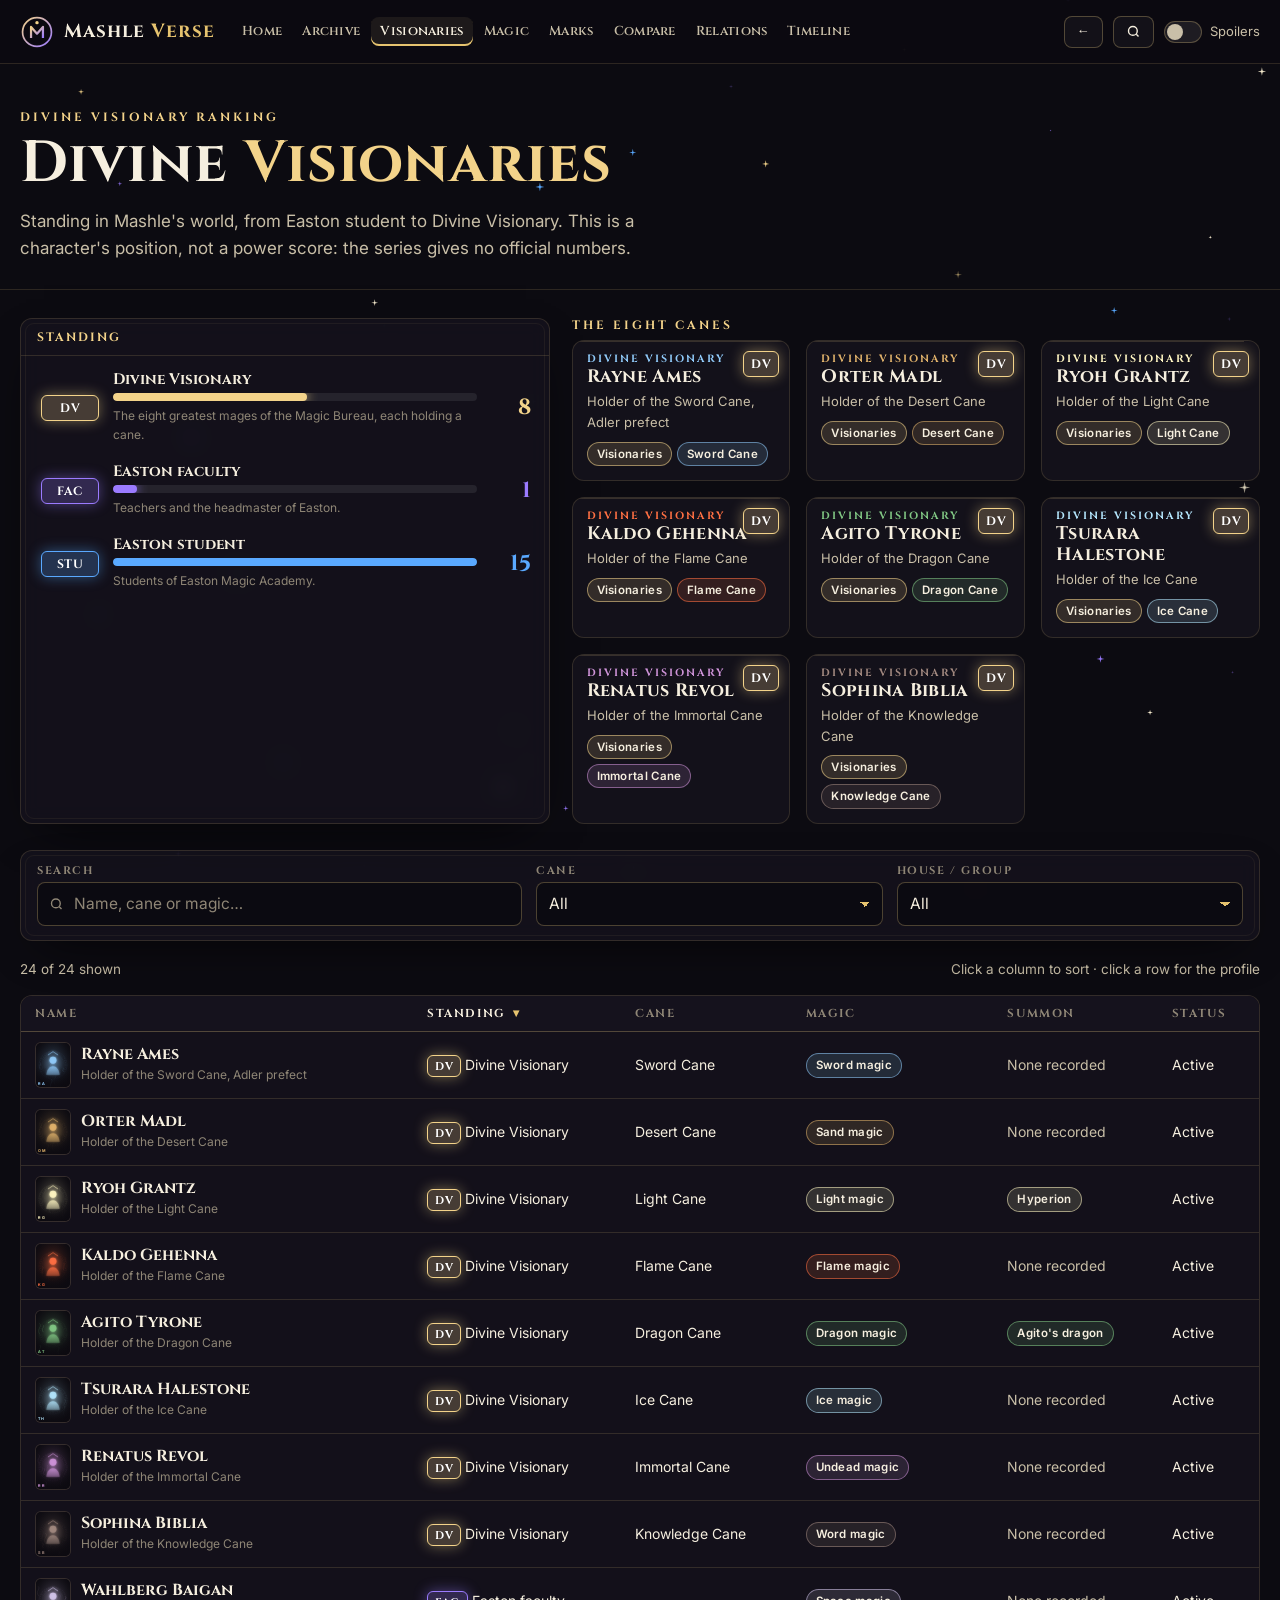
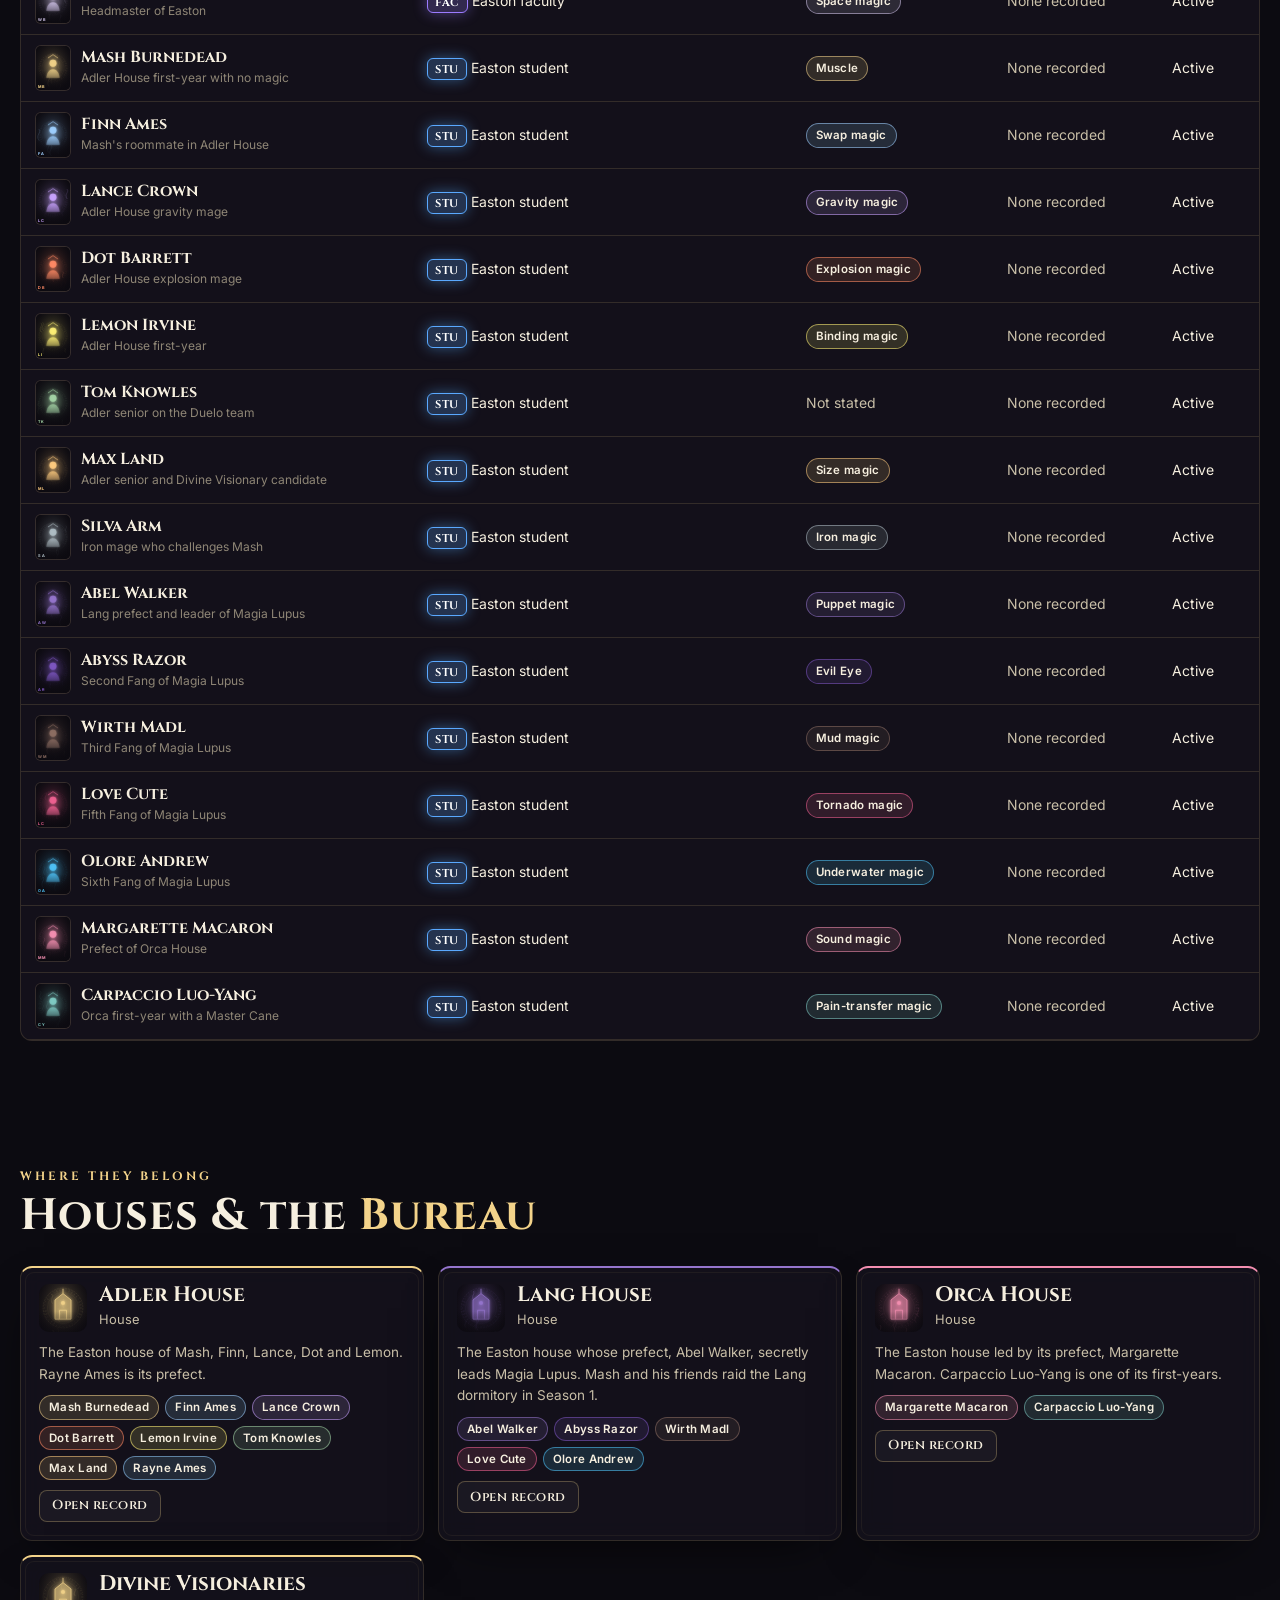
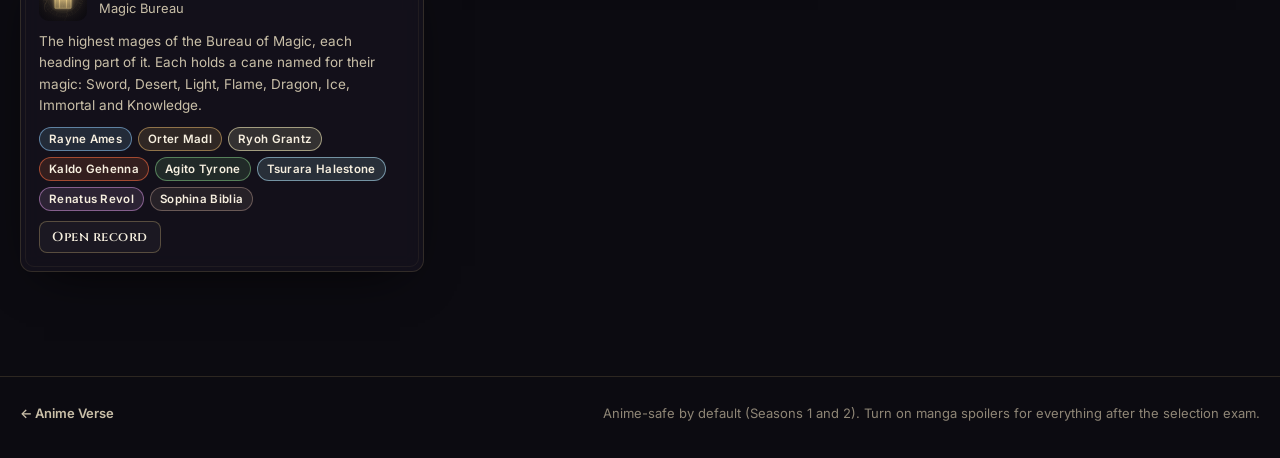
<file: visionaries.html>
<!doctype html>
<html lang="en">
<head>
<meta charset="utf-8">
<meta name="viewport" content="width=device-width, initial-scale=1">
<title>Divine Visionaries | Mashle Verse</title>
<meta name="description" content="The Divine Visionaries of Mashle and their canes, with everyone&#x27;s standing at Easton and in the Magic Bureau.">
<meta name="theme-color" content="#0b0a10">
<link rel="icon" href="assets/cover/favicon.svg" type="image/svg+xml">
<link rel="preconnect" href="https://fonts.googleapis.com">
<link rel="preconnect" href="https://fonts.gstatic.com" crossorigin>
<link rel="stylesheet" href="https://fonts.googleapis.com/css2?family=Cinzel:wght@600;700&family=Inter:wght@400;500;600;700&display=swap">
<link rel="stylesheet" href="css/engine.css">
<link rel="stylesheet" href="css/theme.css">
</head>
<body data-page="roster">
<a class="skip" href="#main">Skip to content</a>
<header id="nav"></header>
<main id="main">
  <section class="page-head"><div class="wrap">
    <p class="kicker">Divine Visionary ranking</p>
    <h1 class="section-title">Divine <em>Visionaries</em></h1>
    <p class="lead">Standing in Mashle&#x27;s world, from Easton student to Divine Visionary. This is a character&#x27;s position, not a power score: the series gives no official numbers.</p>
  </div></section>
  <section class="section" style="padding-top:28px"><div class="wrap">
    <div class="roster-top">
      <div class="panel"><div class="panel-head">Standing</div><div class="tiers" id="tiers"></div></div>
      <div><p class="kicker">The eight canes</p><div class="grid-cards" id="spotlight"><div class="state loading"><span class="loader"></span><p>Loading records…</p></div></div></div>
    </div>
    <div class="roster-tools panel" id="roster-tools"></div>
    <div class="result-bar"><span id="roster-count" aria-live="polite"></span><span class="soft">Click a column to sort · click a row for the profile</span></div>
    <div class="table-wrap"><table class="rtable"><caption class="sr-only">Characters by standing</caption><thead id="roster-head"></thead><tbody id="roster-body"></tbody></table></div>
    <div id="roster-empty" hidden></div>
  </div></section>
  <section class="section"><div class="wrap">
    <div class="section-head"><div><p class="kicker">Where they belong</p><h2 class="section-title">Houses &amp; the <em>Bureau</em></h2></div></div>
    <div class="groups" id="groups"></div>
  </div></section>
</main>
<footer class="site-foot"><div class="wrap">
  <a href="https://rith-1437.github.io/anime-verse/">← Anime Verse</a>
  <span>Anime-safe by default (Seasons 1 and 2). Turn on manga spoilers for everything after the selection exam.</span>
</div></footer>
<noscript><p class="wrap" style="padding:20px 0">This encyclopedia needs JavaScript to load its records.</p></noscript>
<script src="js/config.js"></script>
<script src="js/data/characters.js"></script>
<script src="js/data/world.js"></script>
<script src="js/media-index.js"></script>
<script src="js/engine/core.js"></script>
<script src="js/engine/shell.js"></script>
<script src="js/engine/viewer.js"></script>
<script src="js/engine/roster.js"></script>
</body>
</html>
</file>
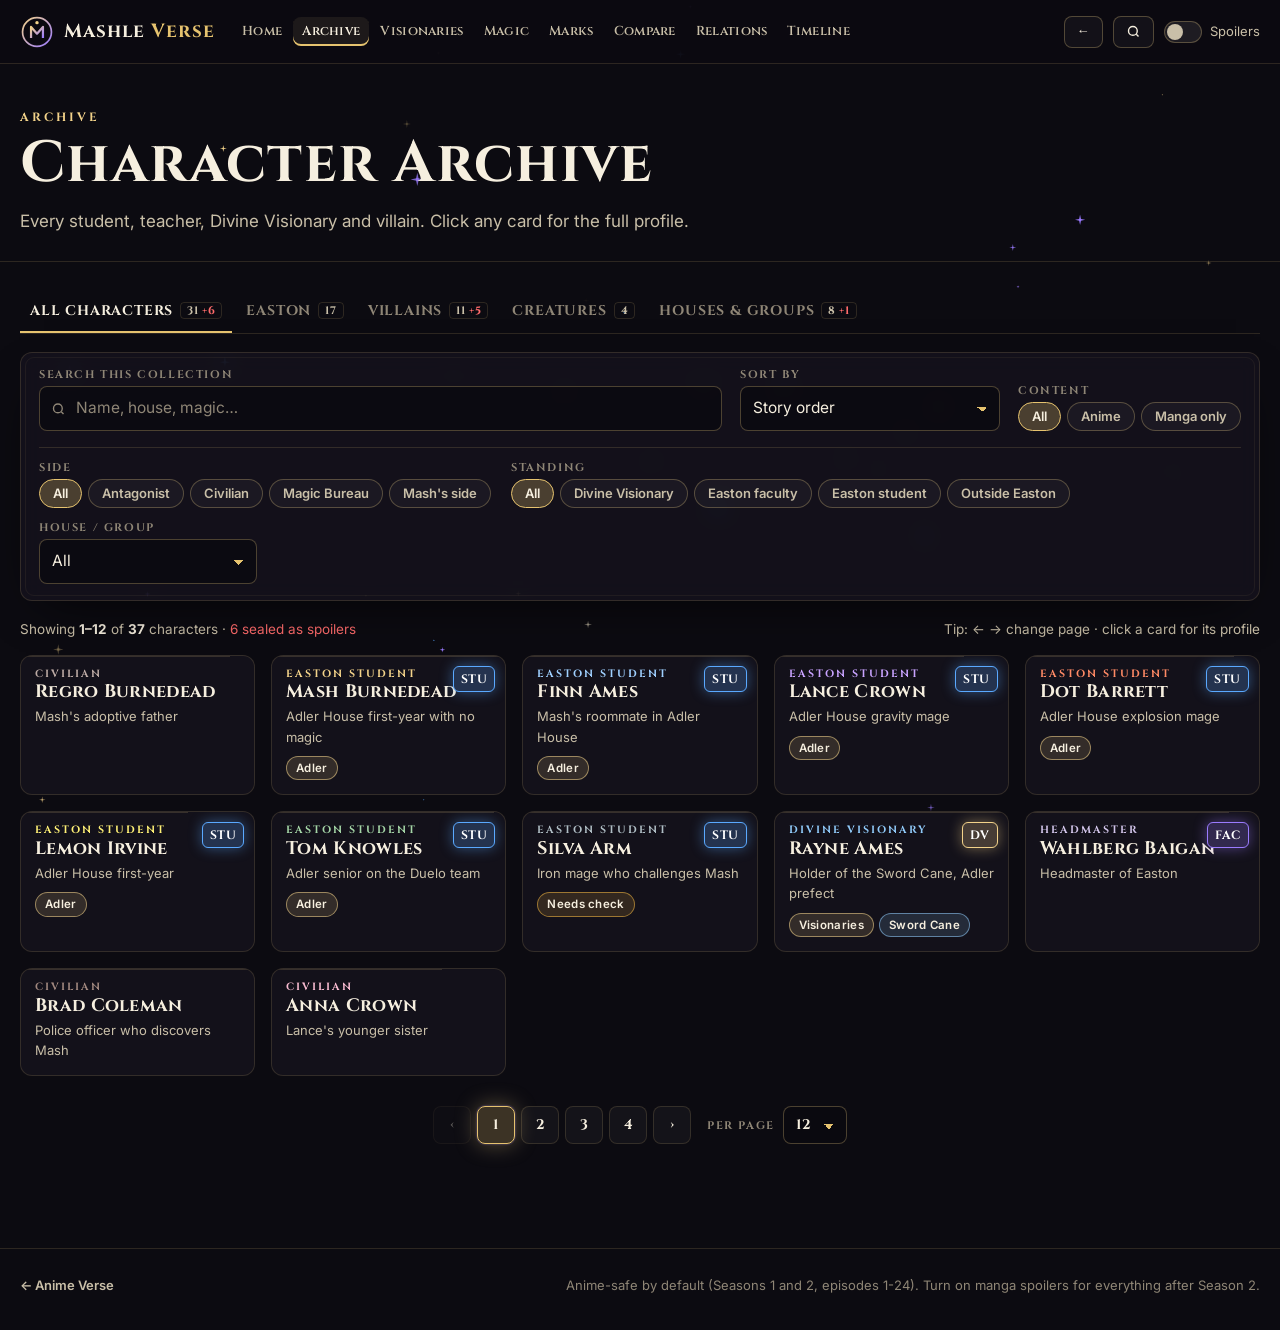
<file: html/archive.html>
<!doctype html>
<html lang="en">
<head>
<meta charset="utf-8">
<meta name="viewport" content="width=device-width, initial-scale=1">
<title>Archive | Mashle Verse</title>
<meta name="description" content="Search, filter and sort every Mashle character, Easton student, Divine Visionary, villain, creature and organization.">
<meta name="theme-color" content="#0b0a10">
<link rel="icon" href="../assets/cover/favicon.svg" type="image/svg+xml">
<link rel="preconnect" href="https://fonts.googleapis.com">
<link rel="preconnect" href="https://fonts.gstatic.com" crossorigin>
<link rel="stylesheet" href="https://fonts.googleapis.com/css2?family=Cinzel:wght@600;700&family=Inter:wght@400;500;600;700&display=swap">
<link rel="stylesheet" href="../css/engine.min.css">
<link rel="stylesheet" href="../css/theme.min.css">
</head>
<body data-page="archive" data-root="../">
<a class="skip" href="#main">Skip to content</a>
<header id="nav"></header>
<main id="main">
  <section class="page-head"><div class="wrap">
    <p class="kicker" id="tab-kicker">Archive</p>
    <h1 class="section-title" id="tab-title">Archive</h1>
    <p class="lead" id="tab-sub"></p>
  </div></section>
  <section class="section" style="padding-top:28px"><div class="wrap">
    <div class="tabs" id="tabs" role="tablist" aria-label="Collections"></div>
    <div class="filters panel">
      <div class="facet"><label class="label" for="q">Search this collection</label>
        <div class="field"><span class="ico"><svg width="15" height="15" viewBox="0 0 24 24" fill="none" stroke="currentColor" stroke-width="2.2" aria-hidden="true"><circle cx="11" cy="11" r="7"/><path d="m20 20-3.5-3.5"/></svg></span><input class="input" id="q" type="search" autocomplete="off" placeholder="Name, house, magic…"></div></div>
      <div class="facet"><label class="label" for="sort">Sort by</label><select class="select" id="sort"></select></div>
      <div class="facet"><span class="label">Content</span><div class="chip-row" id="content-chips">
        <button type="button" class="chip active" data-content="all">All</button>
        <button type="button" class="chip" data-content="anime">Anime</button>
        <button type="button" class="chip" data-content="source">Manga only</button></div></div>
      <div class="f-facets" id="facets"></div>
    </div>
    <div class="result-bar"><span id="count" aria-live="polite"></span><span class="soft">Tip: ← → change page · click a card for its profile</span></div>
    <div class="grid-cards" id="grid" aria-busy="true"><div class="state loading"><span class="loader"></span><p>Loading records…</p></div></div>
    <div id="empty" hidden></div>
    <nav class="pager" id="pager" aria-label="Pages"></nav>
  </div></section>
</main>
<footer class="site-foot"><div class="wrap">
  <a href="https://rith-1437.github.io/anime-verse/">← Anime Verse</a>
  <span>Anime-safe by default (Seasons 1 and 2, episodes 1-24). Turn on manga spoilers for everything after Season 2.</span>
</div></footer>
<noscript><p class="wrap" style="padding:20px 0">This encyclopedia needs JavaScript to load its records.</p></noscript>
<script src="../js/config.min.js"></script>
<script src="../js/data/characters.min.js"></script>
<script src="../js/data/world.min.js"></script>
<script src="../js/media-index.min.js"></script>
<script src="../js/engine/core.min.js"></script>
<script src="../js/engine/shell.min.js"></script>
<script src="../js/engine/viewer.min.js"></script>
<script src="../js/engine/archive.min.js"></script>
</body>
</html>
</file>
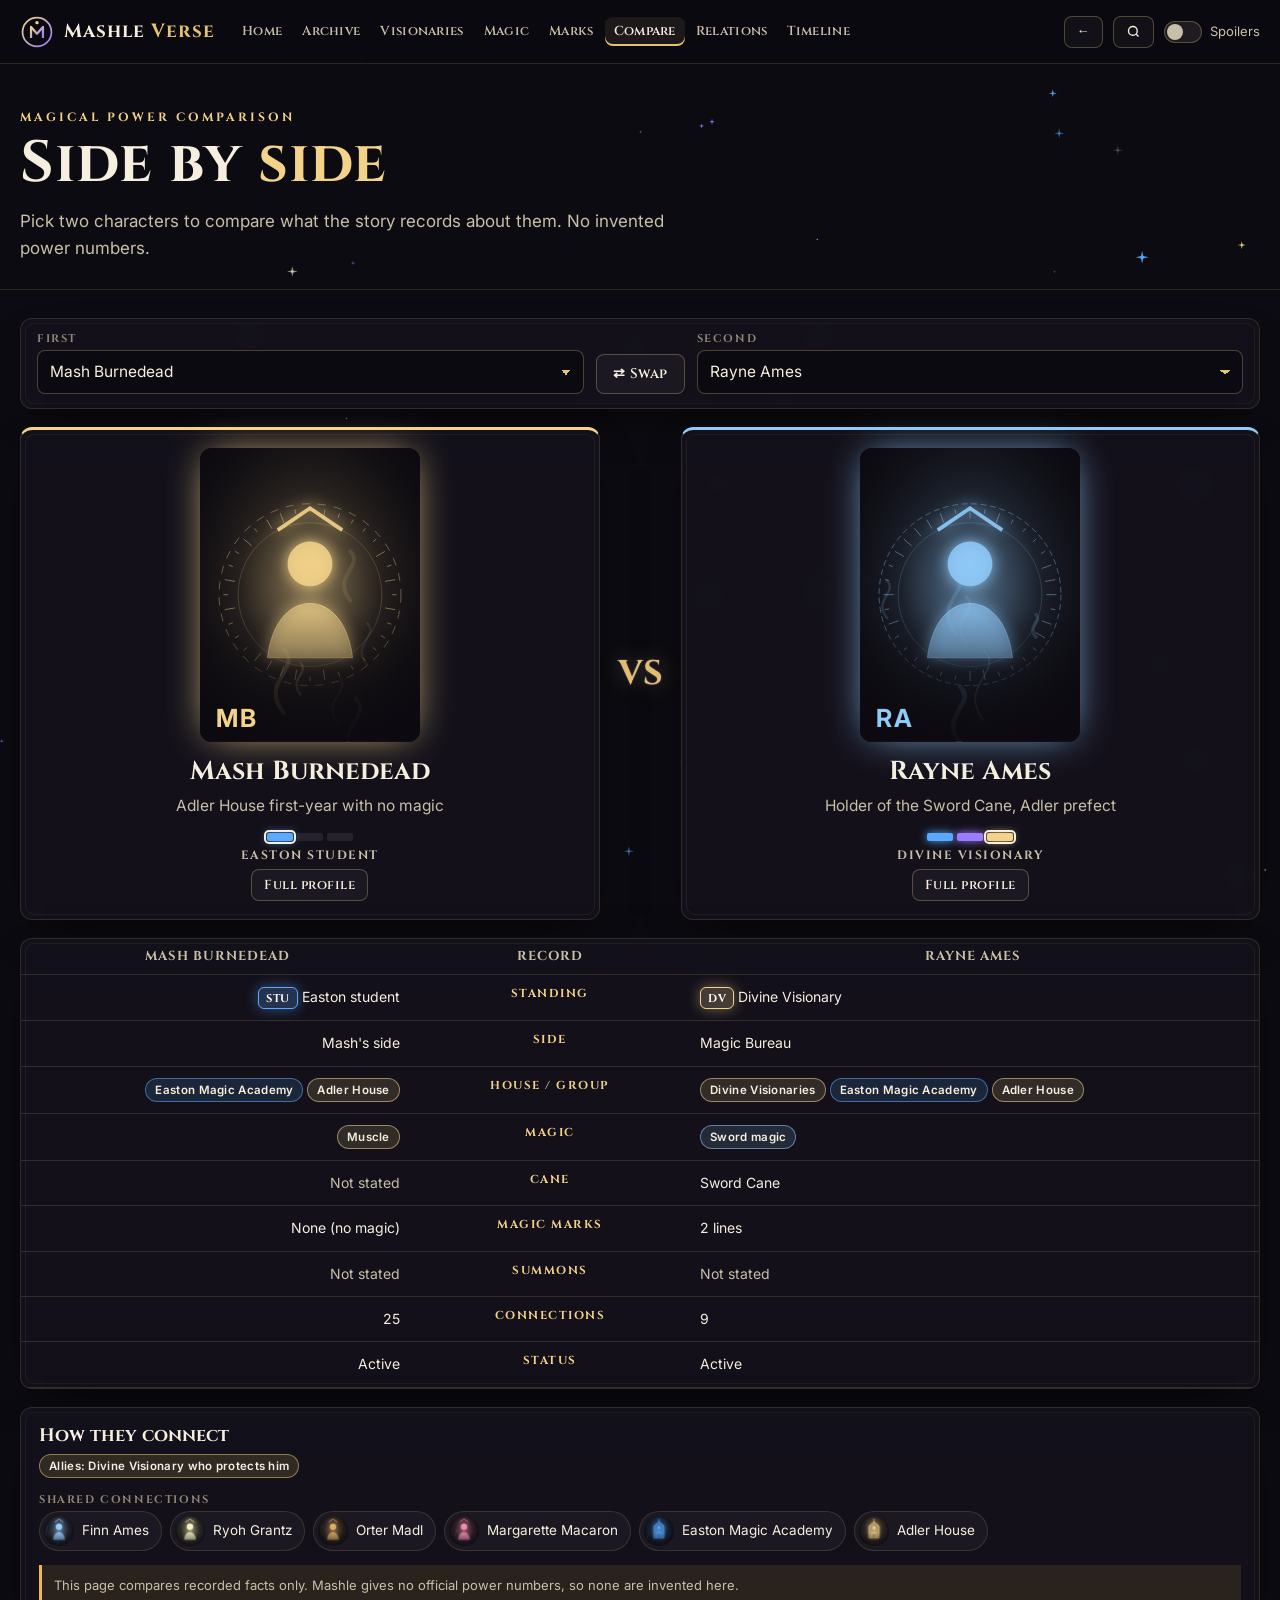
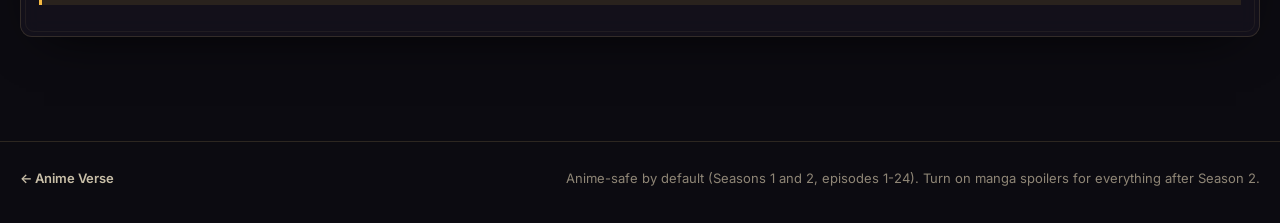
<file: html/compare.html>
<!doctype html>
<html lang="en">
<head>
<meta charset="utf-8">
<meta name="viewport" content="width=device-width, initial-scale=1">
<title>Compare | Mashle Verse</title>
<meta name="description" content="Compare two Mashle characters side by side: standing, magic, marks, affiliations and connections.">
<meta name="theme-color" content="#0b0a10">
<link rel="icon" href="../assets/cover/favicon.svg" type="image/svg+xml">
<link rel="preconnect" href="https://fonts.googleapis.com">
<link rel="preconnect" href="https://fonts.gstatic.com" crossorigin>
<link rel="stylesheet" href="https://fonts.googleapis.com/css2?family=Cinzel:wght@600;700&family=Inter:wght@400;500;600;700&display=swap">
<link rel="stylesheet" href="../css/engine.min.css">
<link rel="stylesheet" href="../css/theme.min.css">
</head>
<body data-page="compare" data-root="../">
<a class="skip" href="#main">Skip to content</a>
<header id="nav"></header>
<main id="main">
  <section class="page-head"><div class="wrap">
    <p class="kicker">Magical power comparison</p>
    <h1 class="section-title">Side by <em>side</em></h1>
    <p class="lead">Pick two characters to compare what the story records about them. No invented power numbers.</p>
  </div></section>
  <section class="section" style="padding-top:28px"><div class="wrap">
    <div class="cmp-pickers panel">
      <div class="facet"><label class="label" for="pick-a">First</label><select class="select" id="pick-a"></select></div>
      <button type="button" class="btn" id="swap" aria-label="Swap the two">⇄ Swap</button>
      <div class="facet"><label class="label" for="pick-b">Second</label><select class="select" id="pick-b"></select></div>
    </div>
    <div id="cmp"><div class="state loading"><span class="loader"></span><p>Loading records…</p></div></div>
  </div></section>
</main>
<footer class="site-foot"><div class="wrap">
  <a href="https://rith-1437.github.io/anime-verse/">← Anime Verse</a>
  <span>Anime-safe by default (Seasons 1 and 2, episodes 1-24). Turn on manga spoilers for everything after Season 2.</span>
</div></footer>
<noscript><p class="wrap" style="padding:20px 0">This encyclopedia needs JavaScript to load its records.</p></noscript>
<script src="../js/config.min.js"></script>
<script src="../js/data/characters.min.js"></script>
<script src="../js/data/world.min.js"></script>
<script src="../js/media-index.min.js"></script>
<script src="../js/engine/core.min.js"></script>
<script src="../js/engine/shell.min.js"></script>
<script src="../js/engine/viewer.min.js"></script>
<script src="../js/engine/compare.min.js"></script>
</body>
</html>
</file>
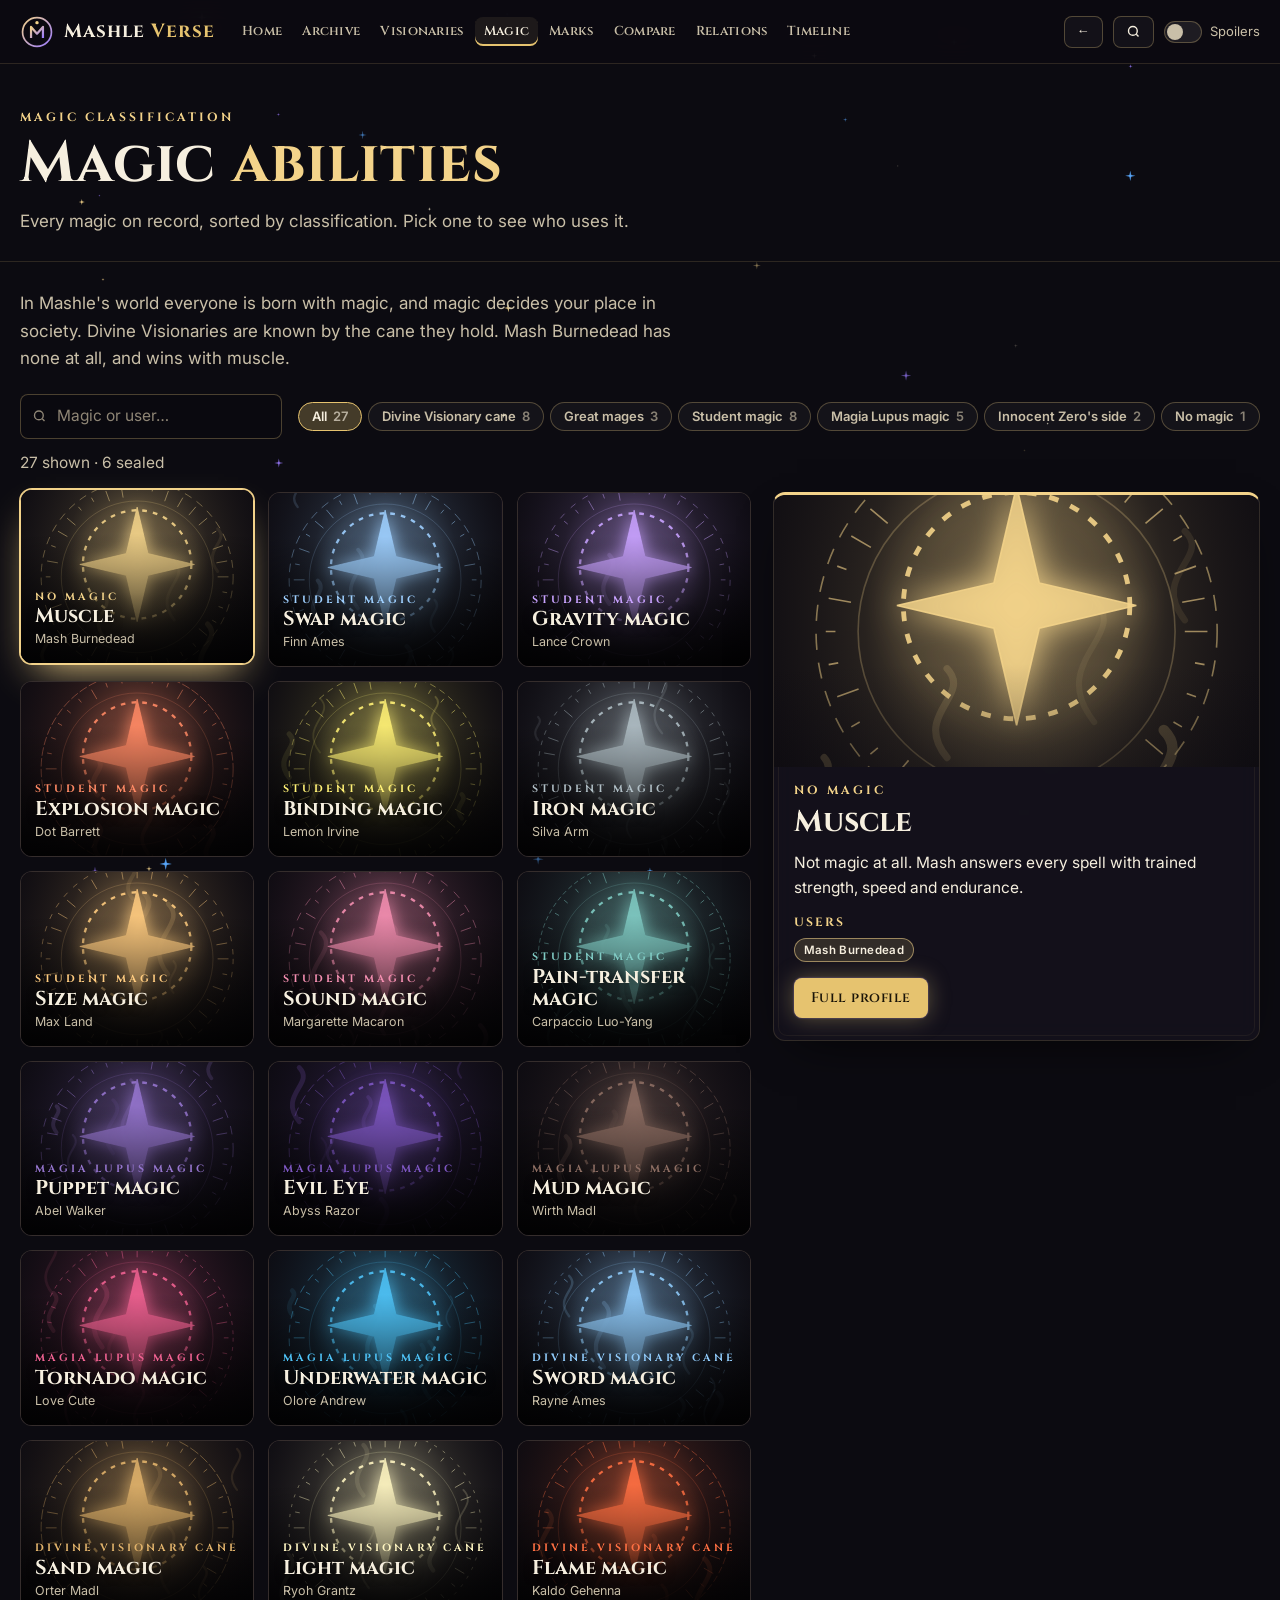
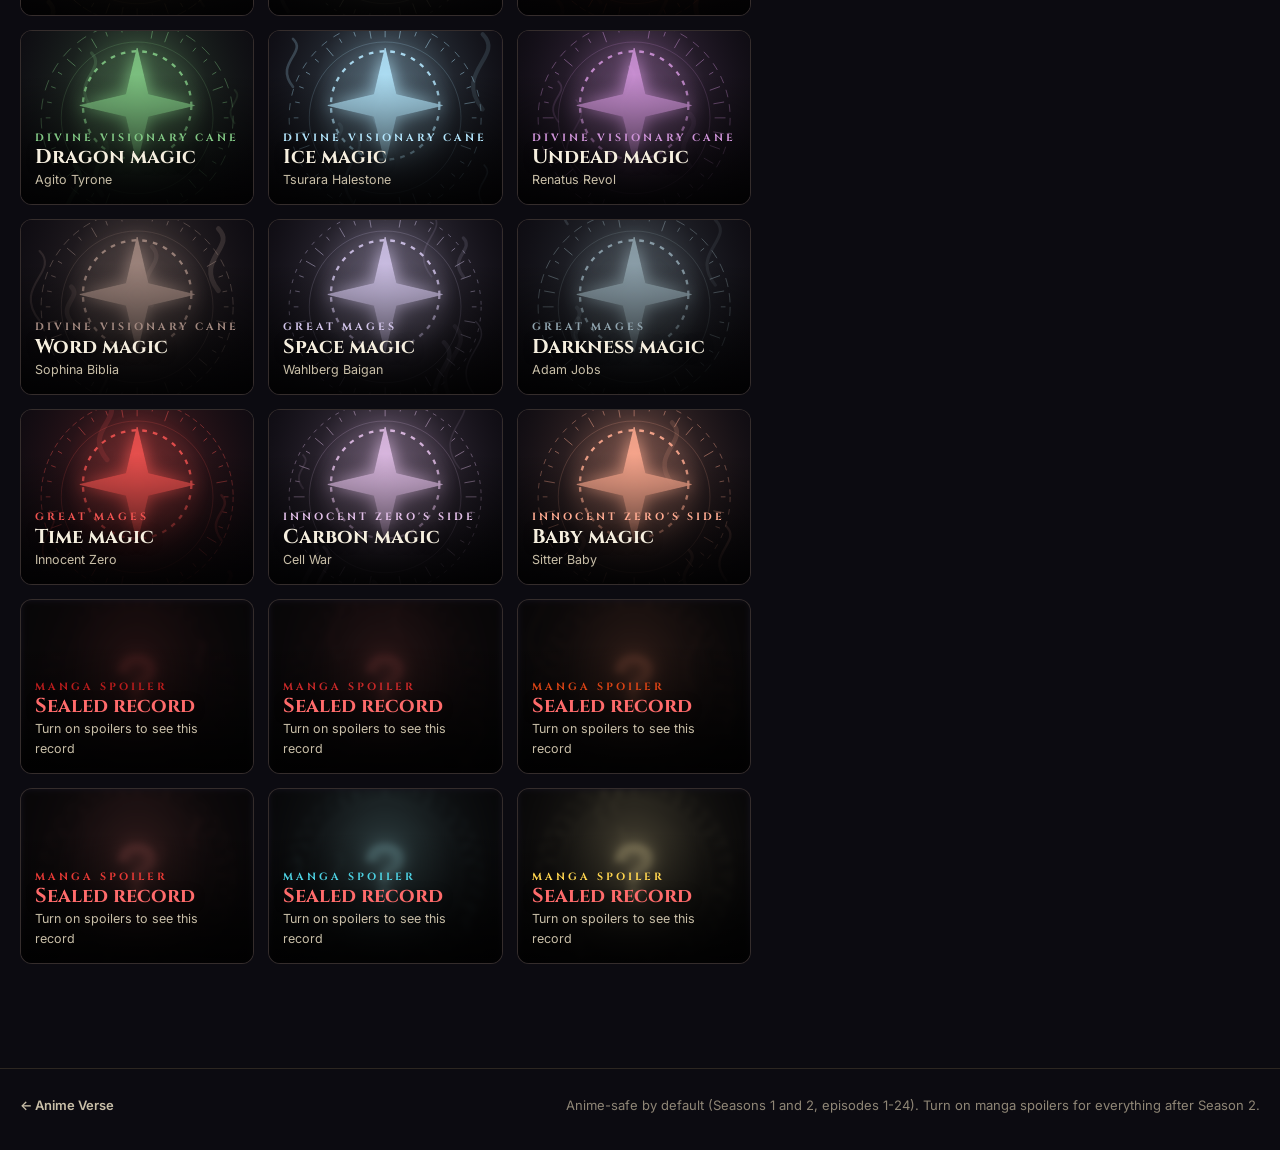
<file: html/magic.html>
<!doctype html>
<html lang="en">
<head>
<meta charset="utf-8">
<meta name="viewport" content="width=device-width, initial-scale=1">
<title>Magic | Mashle Verse</title>
<meta name="description" content="Explore every magic in Mashle by classification and user.">
<meta name="theme-color" content="#0b0a10">
<link rel="icon" href="../assets/cover/favicon.svg" type="image/svg+xml">
<link rel="preconnect" href="https://fonts.googleapis.com">
<link rel="preconnect" href="https://fonts.gstatic.com" crossorigin>
<link rel="stylesheet" href="https://fonts.googleapis.com/css2?family=Cinzel:wght@600;700&family=Inter:wght@400;500;600;700&display=swap">
<link rel="stylesheet" href="../css/engine.min.css">
<link rel="stylesheet" href="../css/theme.min.css">
</head>
<body data-page="explorer" data-root="../" data-collection="magic" data-nav="explorer-magic">
<a class="skip" href="#main">Skip to content</a>
<header id="nav"></header>
<main id="main">
  <section class="page-head"><div class="wrap">
    <p class="kicker">Magic classification</p>
    <h1 class="section-title">Magic <em>abilities</em></h1>
    <p class="lead">Every magic on record, sorted by classification. Pick one to see who uses it.</p>
  </div></section>
  <section class="section" style="padding-top:28px"><div class="wrap">
    <div class="x-intro" id="x-intro"></div>
    <div class="x-tools">
      <div class="field"><span class="ico"><svg width="15" height="15" viewBox="0 0 24 24" fill="none" stroke="currentColor" stroke-width="2.2" aria-hidden="true"><circle cx="11" cy="11" r="7"/><path d="m20 20-3.5-3.5"/></svg></span><input class="input" id="x-q" type="search" autocomplete="off" placeholder="Magic or user…" aria-label="Search"></div>
      <div class="chip-row" id="x-chips" aria-label="Filter"></div>
      <span class="soft" id="x-count" aria-live="polite"></span>
    </div>
    <div class="x-layout">
      <div><div class="x-grid" id="x-grid"><div class="state loading"><span class="loader"></span><p>Loading records…</p></div></div><div id="x-empty" hidden></div></div>
      <aside class="x-detail panel" id="x-detail" aria-live="polite"></aside>
    </div>
  </div></section>
</main>
<footer class="site-foot"><div class="wrap">
  <a href="https://rith-1437.github.io/anime-verse/">← Anime Verse</a>
  <span>Anime-safe by default (Seasons 1 and 2, episodes 1-24). Turn on manga spoilers for everything after Season 2.</span>
</div></footer>
<noscript><p class="wrap" style="padding:20px 0">This encyclopedia needs JavaScript to load its records.</p></noscript>
<script src="../js/config.min.js"></script>
<script src="../js/data/characters.min.js"></script>
<script src="../js/data/world.min.js"></script>
<script src="../js/media-index.min.js"></script>
<script src="../js/engine/core.min.js"></script>
<script src="../js/engine/shell.min.js"></script>
<script src="../js/engine/viewer.min.js"></script>
<script src="../js/engine/explorer.min.js"></script>
</body>
</html>
</file>
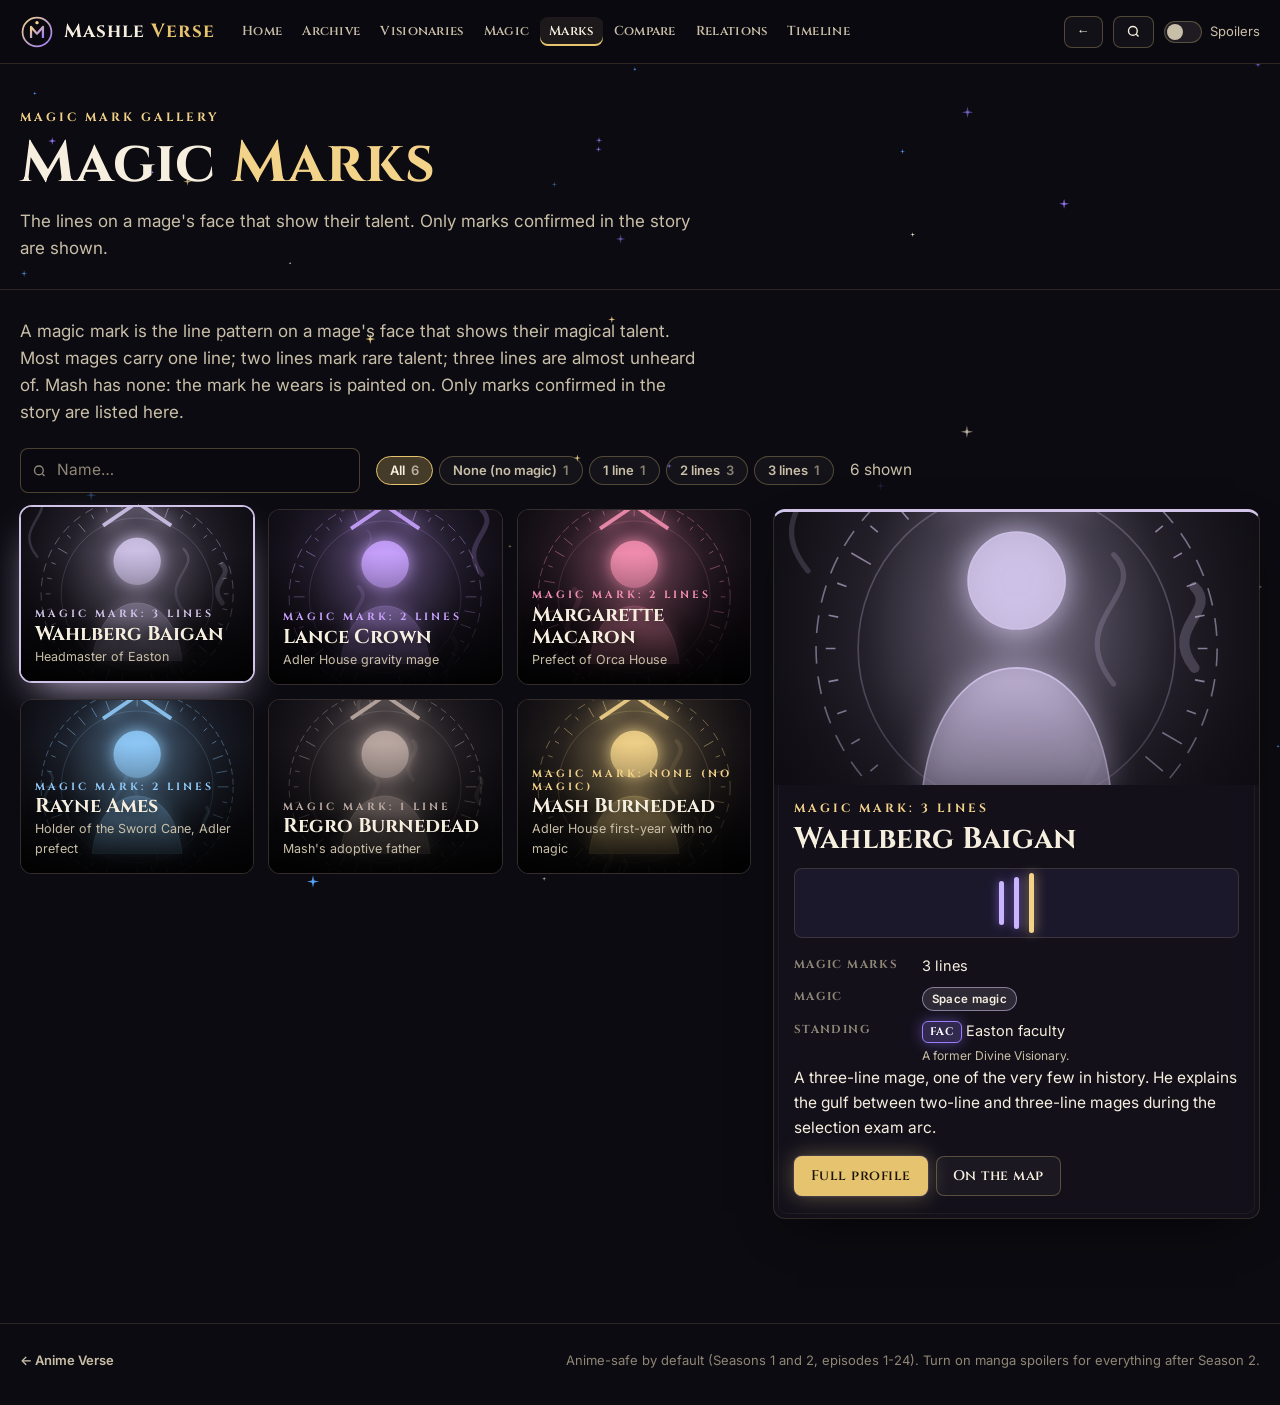
<file: html/marks.html>
<!doctype html>
<html lang="en">
<head>
<meta charset="utf-8">
<meta name="viewport" content="width=device-width, initial-scale=1">
<title>Magic Marks | Mashle Verse</title>
<meta name="description" content="A gallery of confirmed magic marks in Mashle, from single-liners to the rare three-line mages.">
<meta name="theme-color" content="#0b0a10">
<link rel="icon" href="../assets/cover/favicon.svg" type="image/svg+xml">
<link rel="preconnect" href="https://fonts.googleapis.com">
<link rel="preconnect" href="https://fonts.gstatic.com" crossorigin>
<link rel="stylesheet" href="https://fonts.googleapis.com/css2?family=Cinzel:wght@600;700&family=Inter:wght@400;500;600;700&display=swap">
<link rel="stylesheet" href="../css/engine.min.css">
<link rel="stylesheet" href="../css/theme.min.css">
</head>
<body data-page="explorer" data-root="../" data-collection="marks" data-nav="explorer-marks">
<a class="skip" href="#main">Skip to content</a>
<header id="nav"></header>
<main id="main">
  <section class="page-head"><div class="wrap">
    <p class="kicker">Magic Mark gallery</p>
    <h1 class="section-title">Magic <em>Marks</em></h1>
    <p class="lead">The lines on a mage&#x27;s face that show their talent. Only marks confirmed in the story are shown.</p>
  </div></section>
  <section class="section" style="padding-top:28px"><div class="wrap">
    <div class="x-intro" id="x-intro"></div>
    <div class="x-tools">
      <div class="field"><span class="ico"><svg width="15" height="15" viewBox="0 0 24 24" fill="none" stroke="currentColor" stroke-width="2.2" aria-hidden="true"><circle cx="11" cy="11" r="7"/><path d="m20 20-3.5-3.5"/></svg></span><input class="input" id="x-q" type="search" autocomplete="off" placeholder="Name…" aria-label="Search"></div>
      <div class="chip-row" id="x-chips" aria-label="Filter"></div>
      <span class="soft" id="x-count" aria-live="polite"></span>
    </div>
    <div class="x-layout">
      <div><div class="x-grid" id="x-grid"><div class="state loading"><span class="loader"></span><p>Loading records…</p></div></div><div id="x-empty" hidden></div></div>
      <aside class="x-detail panel" id="x-detail" aria-live="polite"></aside>
    </div>
  </div></section>
</main>
<footer class="site-foot"><div class="wrap">
  <a href="https://rith-1437.github.io/anime-verse/">← Anime Verse</a>
  <span>Anime-safe by default (Seasons 1 and 2, episodes 1-24). Turn on manga spoilers for everything after Season 2.</span>
</div></footer>
<noscript><p class="wrap" style="padding:20px 0">This encyclopedia needs JavaScript to load its records.</p></noscript>
<script src="../js/config.min.js"></script>
<script src="../js/data/characters.min.js"></script>
<script src="../js/data/world.min.js"></script>
<script src="../js/media-index.min.js"></script>
<script src="../js/engine/core.min.js"></script>
<script src="../js/engine/shell.min.js"></script>
<script src="../js/engine/viewer.min.js"></script>
<script src="../js/engine/explorer.min.js"></script>
</body>
</html>
</file>
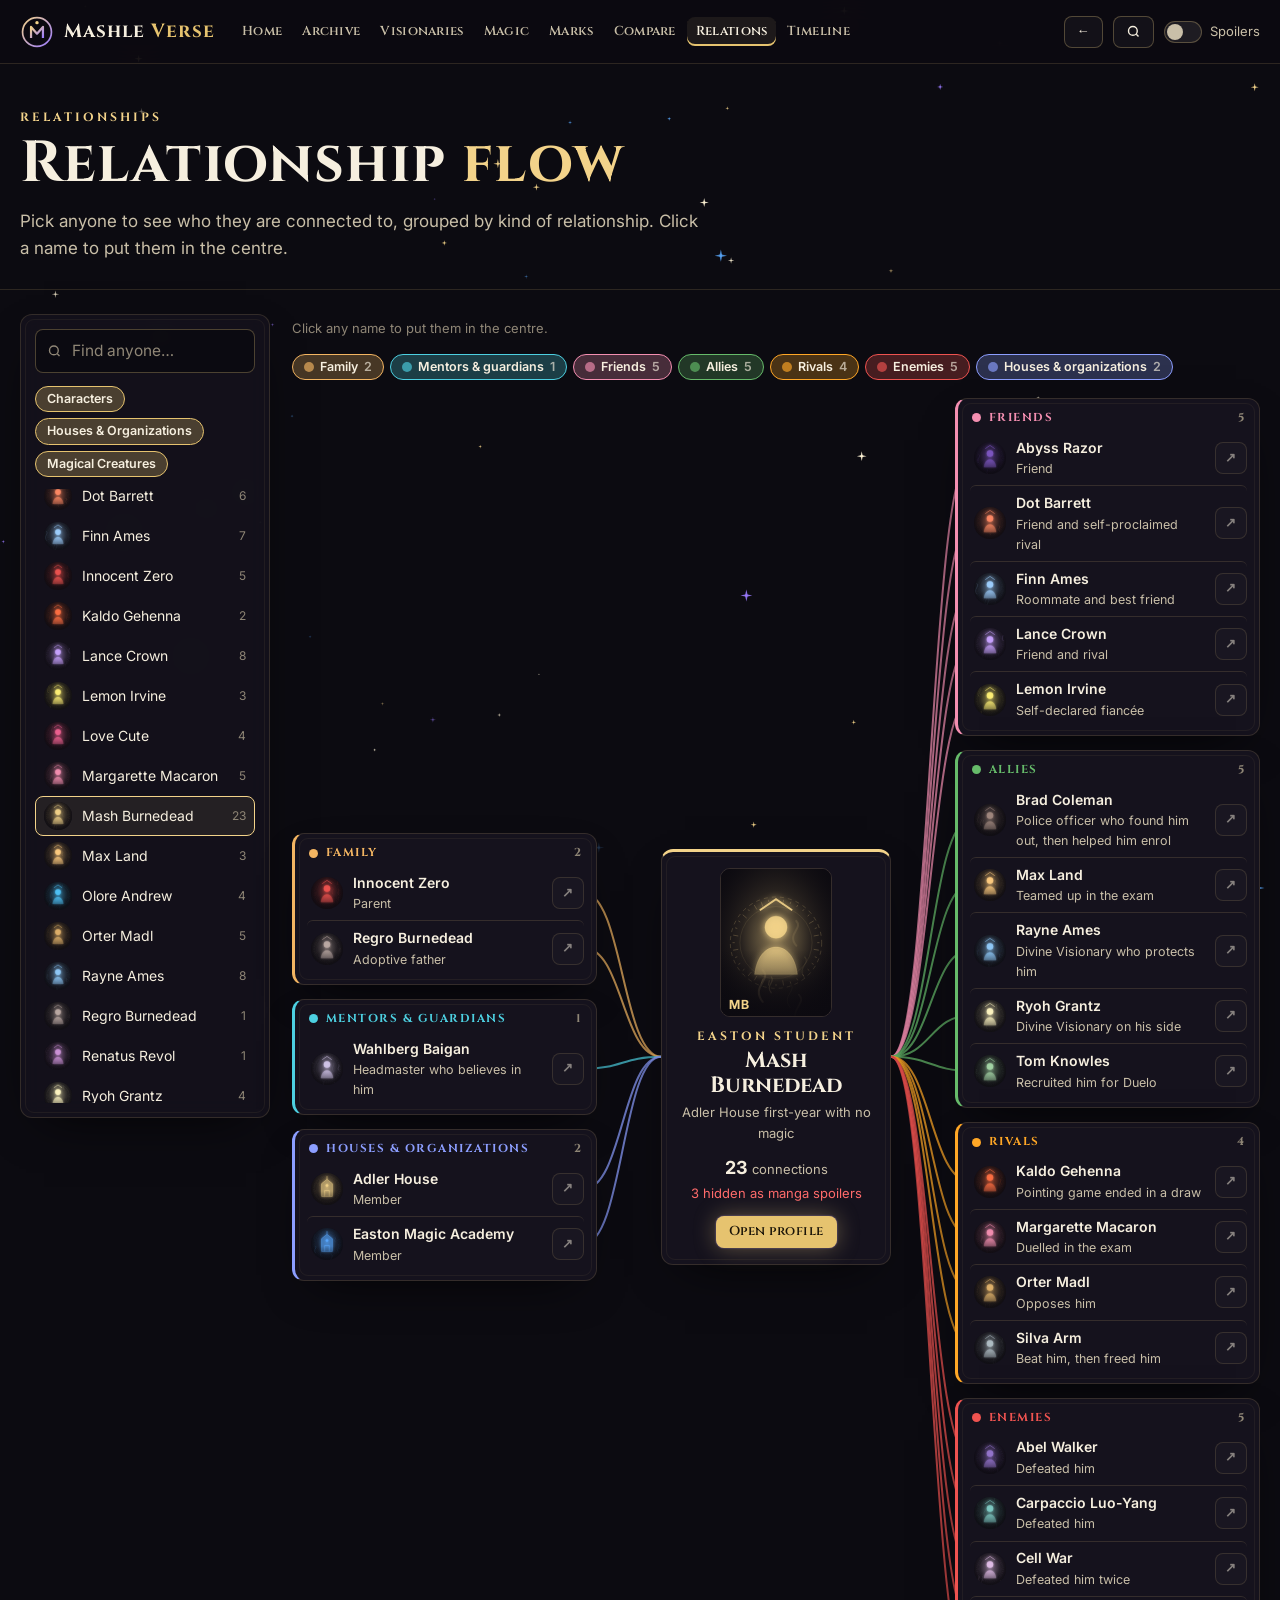
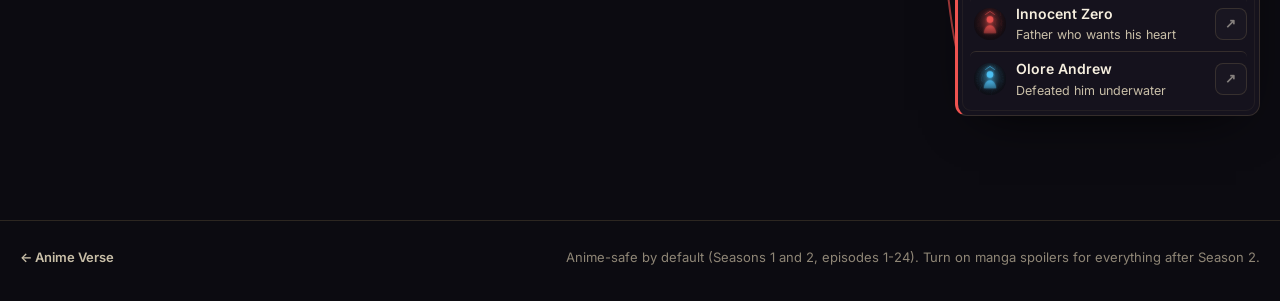
<file: html/network.html>
<!doctype html>
<html lang="en">
<head>
<meta charset="utf-8">
<meta name="viewport" content="width=device-width, initial-scale=1">
<title>Relationships | Mashle Verse</title>
<meta name="description" content="An interactive map of friendships, family and rivalries in Mashle.">
<meta name="theme-color" content="#0b0a10">
<link rel="icon" href="../assets/cover/favicon.svg" type="image/svg+xml">
<link rel="preconnect" href="https://fonts.googleapis.com">
<link rel="preconnect" href="https://fonts.gstatic.com" crossorigin>
<link rel="stylesheet" href="https://fonts.googleapis.com/css2?family=Cinzel:wght@600;700&family=Inter:wght@400;500;600;700&display=swap">
<link rel="stylesheet" href="../css/engine.min.css">
<link rel="stylesheet" href="../css/theme.min.css">
</head>
<body data-page="network" data-root="../">
<a class="skip" href="#main">Skip to content</a>
<header id="nav"></header>
<main id="main">
  <section class="page-head"><div class="wrap">
    <p class="kicker">Relationships</p>
    <h1 class="section-title">Relationship <em>flow</em></h1>
    <p class="lead">Pick anyone to see who they are connected to, grouped by kind of relationship. Click a name to put them in the centre.</p>
  </div></section>
  <section class="section" style="padding-top:24px"><div class="wrap rel-layout">
    <aside class="rel-side panel" aria-label="Choose who to centre">
      <div class="field"><span class="ico"><svg width="15" height="15" viewBox="0 0 24 24" fill="none" stroke="currentColor" stroke-width="2.2" aria-hidden="true"><circle cx="11" cy="11" r="7"/><path d="m20 20-3.5-3.5"/></svg></span><input class="input" id="rel-q" type="search" autocomplete="off" placeholder="Find anyone…" aria-label="Find anyone"></div>
      <div class="chip-row" id="rel-types" aria-label="Record types"></div>
      <div class="rel-list" id="rel-list"><div class="state loading"><span class="loader"></span><p>Loading records…</p></div></div>
    </aside>
    <div class="rel-main">
      <div class="rel-top">
        <nav class="rel-trail" id="rel-trail" aria-label="Recently viewed"></nav>
        <div class="chip-row rel-groups" id="rel-groups" aria-label="Relationship kinds"></div>
      </div>
      <div class="flow" id="flow" aria-live="polite">
        <svg class="flow-lines" id="flow-lines" aria-hidden="true"></svg>
        <div class="flow-col" id="flow-left"></div>
        <div class="flow-centre" id="flow-centre"></div>
        <div class="flow-col" id="flow-right"></div>
      </div>
    </div>
  </div></section>
</main>
<footer class="site-foot"><div class="wrap">
  <a href="https://rith-1437.github.io/anime-verse/">← Anime Verse</a>
  <span>Anime-safe by default (Seasons 1 and 2, episodes 1-24). Turn on manga spoilers for everything after Season 2.</span>
</div></footer>
<noscript><p class="wrap" style="padding:20px 0">This encyclopedia needs JavaScript to load its records.</p></noscript>
<script src="../js/config.min.js"></script>
<script src="../js/data/characters.min.js"></script>
<script src="../js/data/world.min.js"></script>
<script src="../js/media-index.min.js"></script>
<script src="../js/engine/core.min.js"></script>
<script src="../js/engine/shell.min.js"></script>
<script src="../js/engine/viewer.min.js"></script>
<script src="../js/engine/network.min.js"></script>
</body>
</html>
</file>
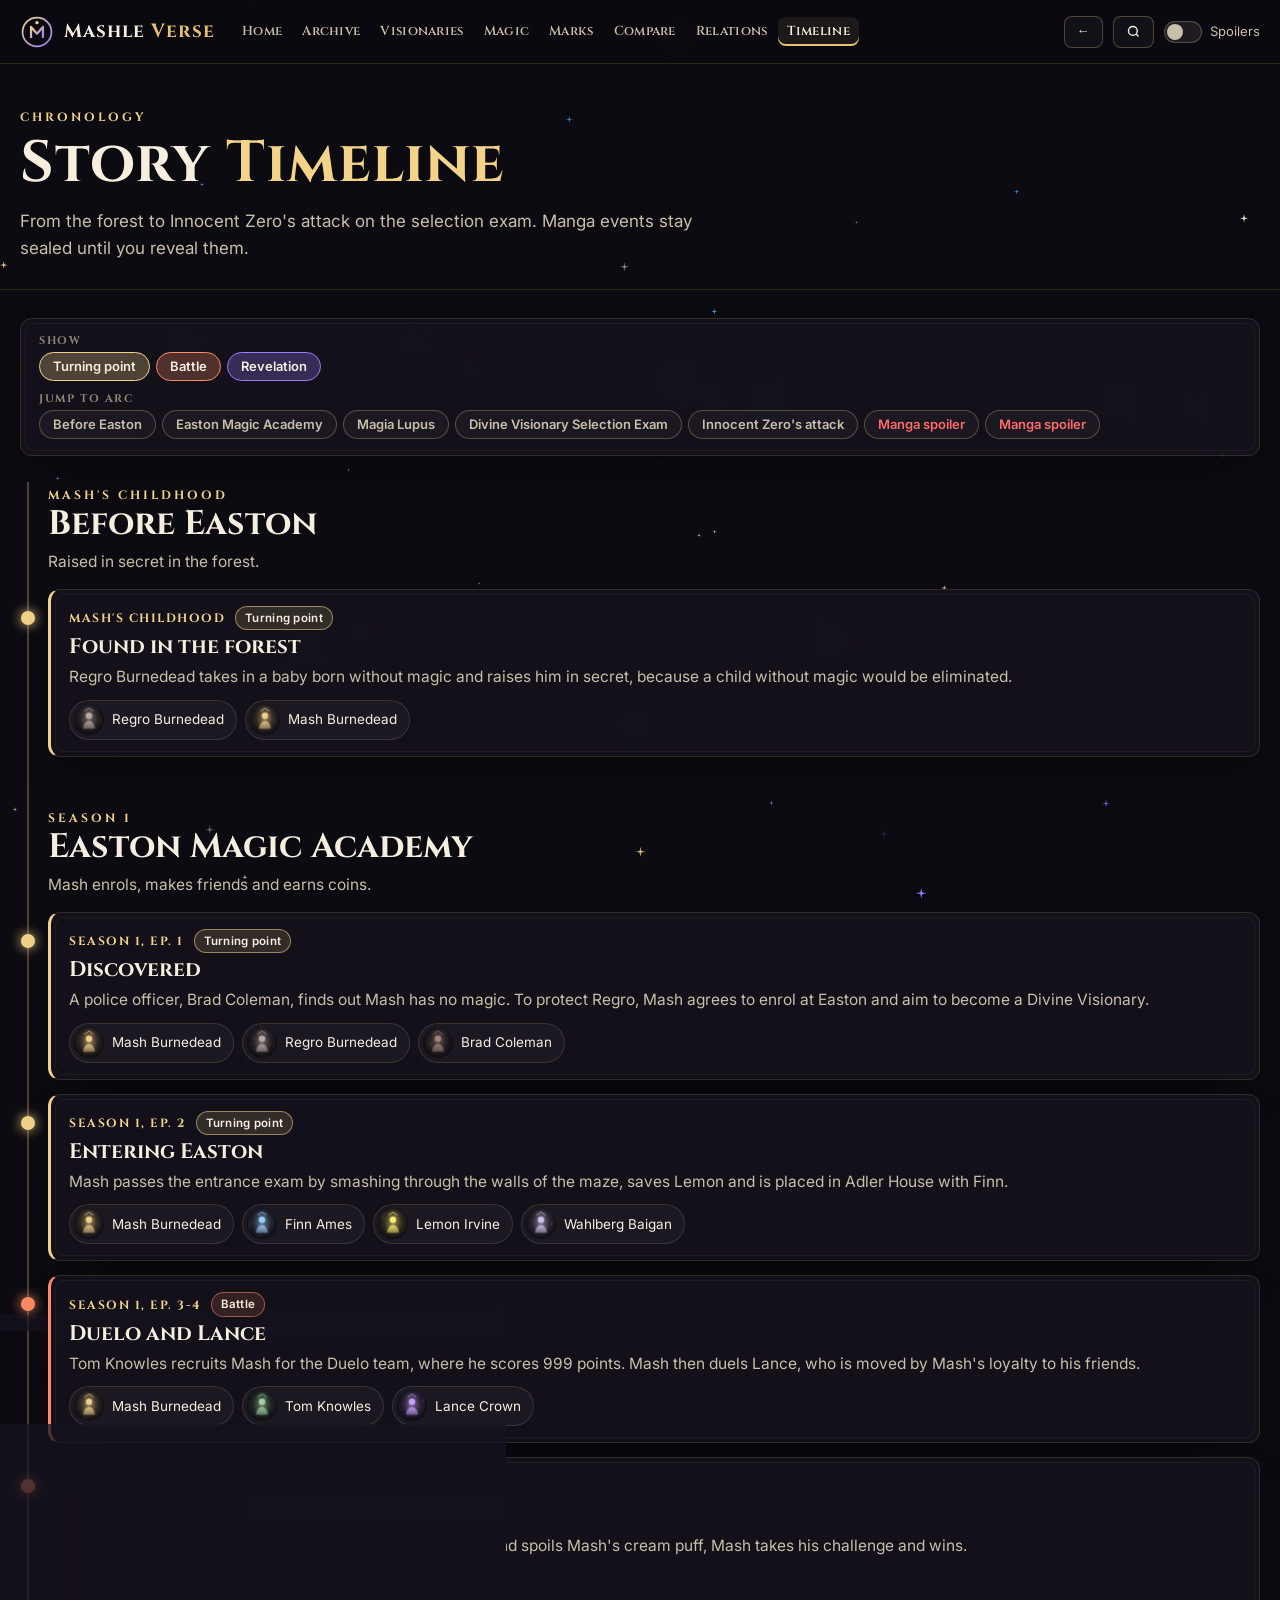
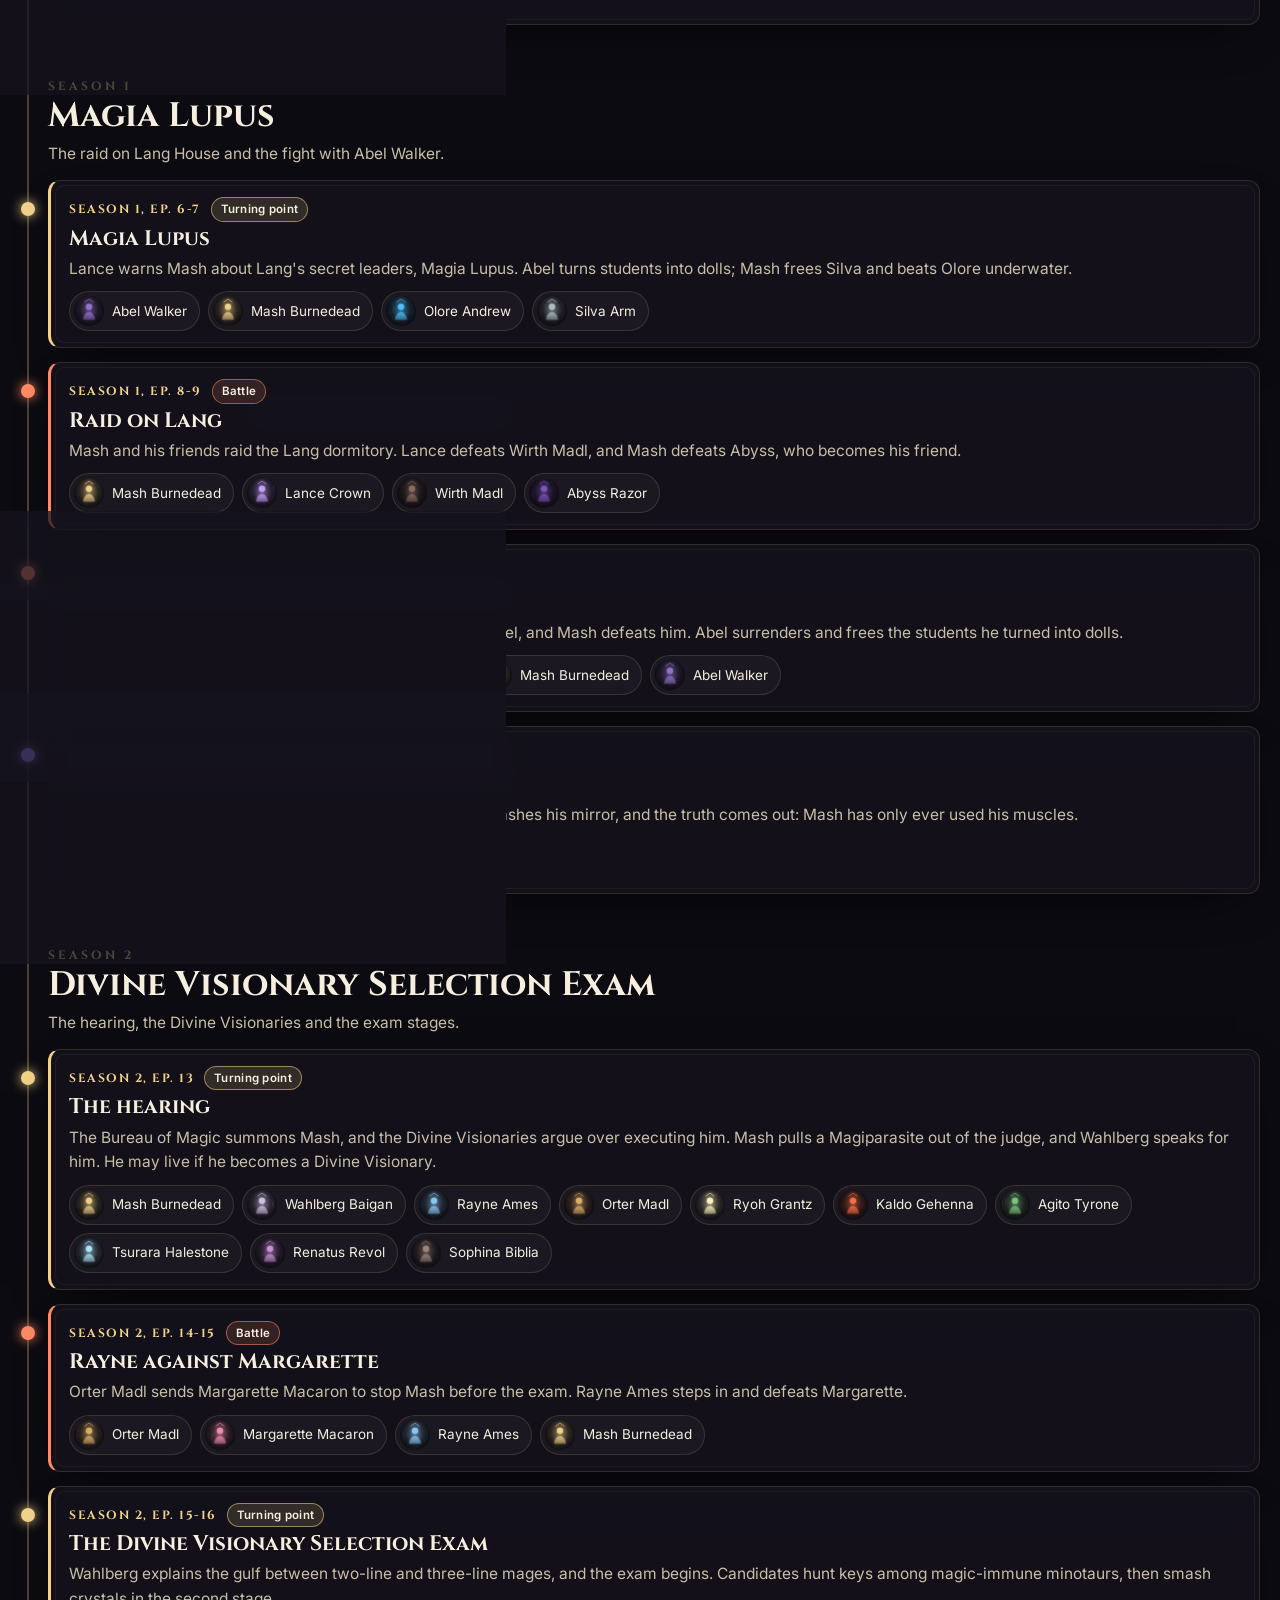
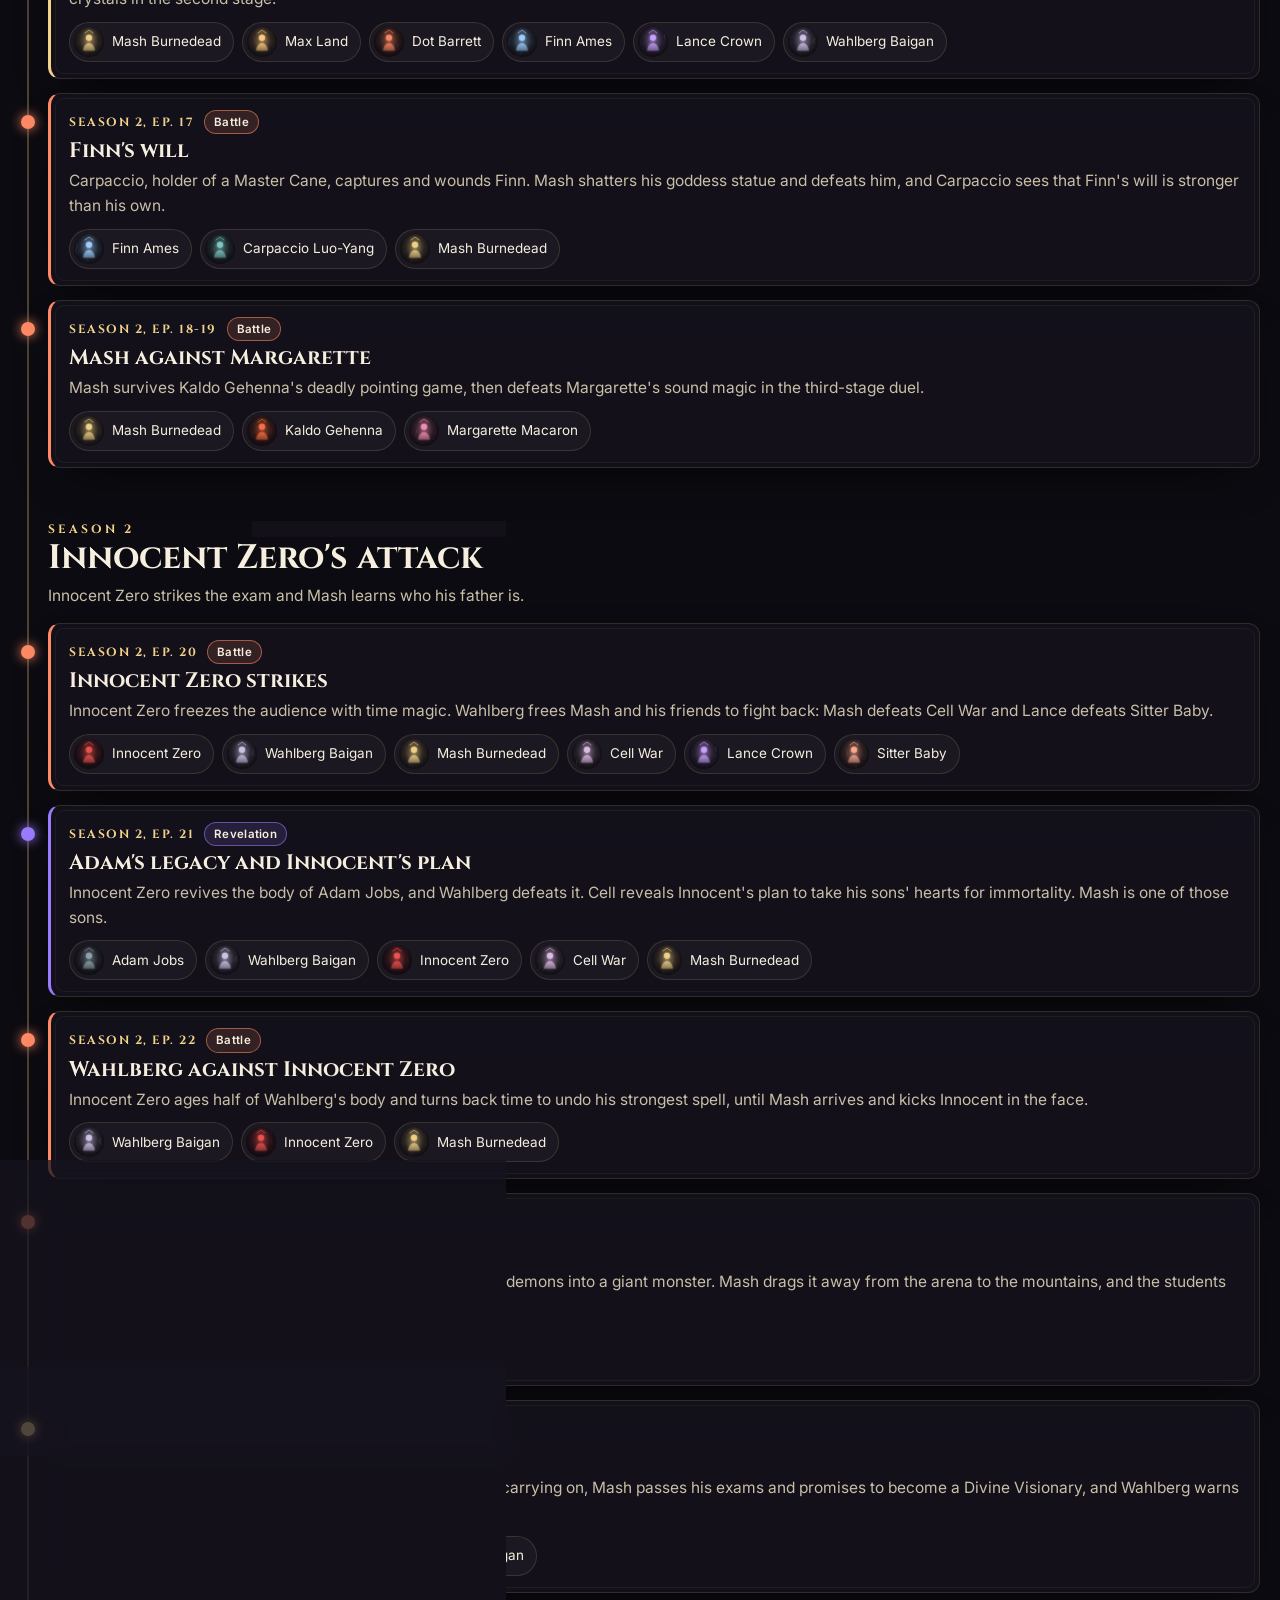
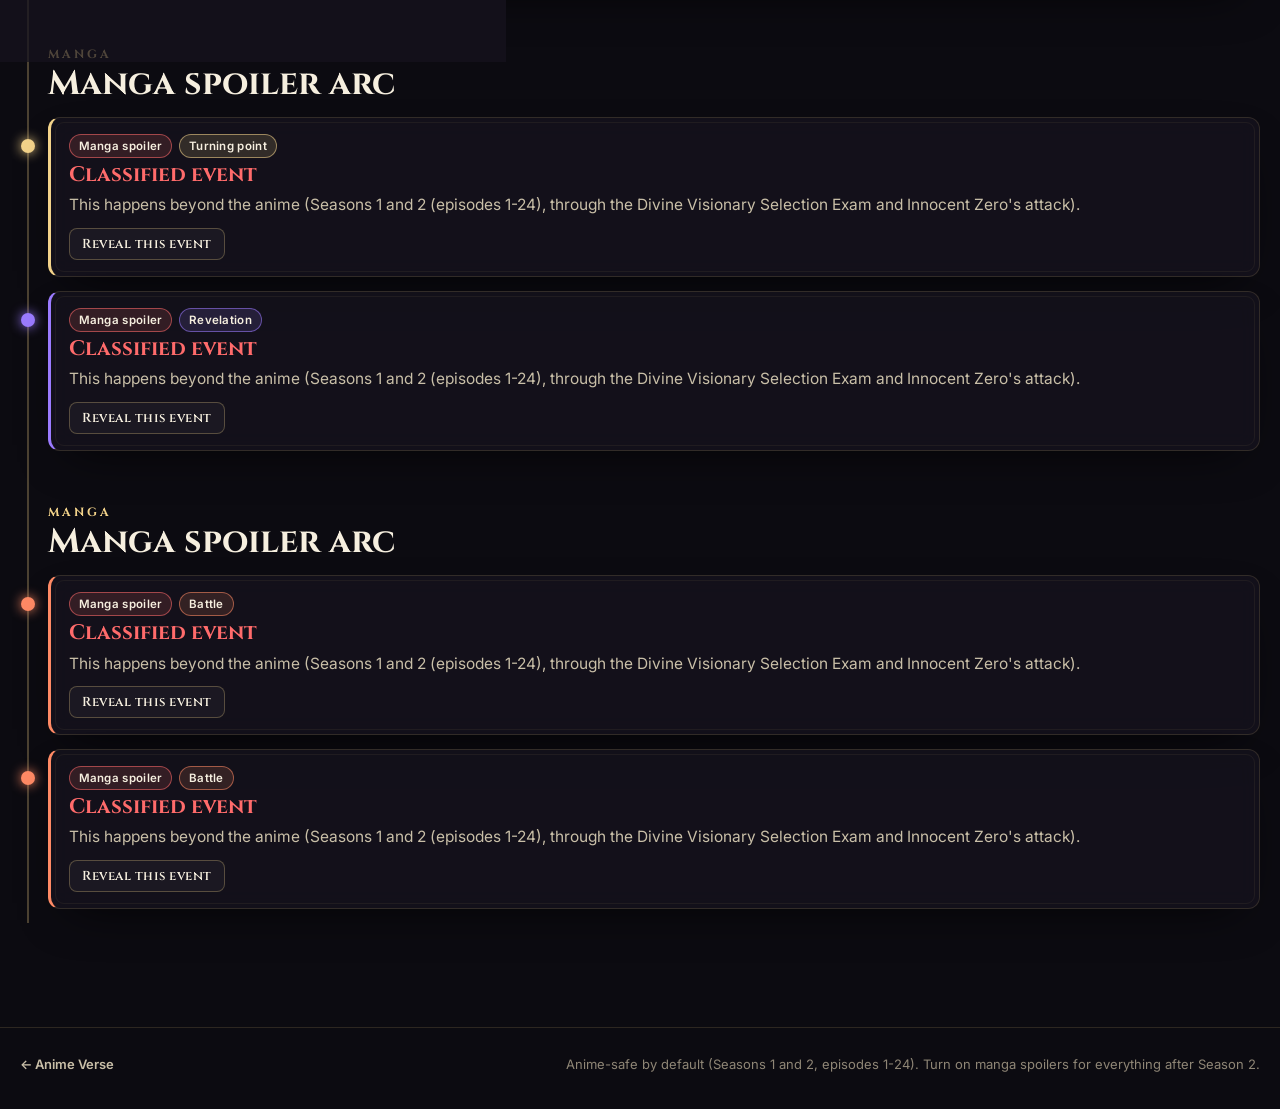
<file: html/timeline.html>
<!doctype html>
<html lang="en">
<head>
<meta charset="utf-8">
<meta name="viewport" content="width=device-width, initial-scale=1">
<title>Story Timeline | Mashle Verse</title>
<meta name="description" content="The Mashle story in order, from the forest through the Divine Visionary Selection Exam and Innocent Zero&#x27;s attack.">
<meta name="theme-color" content="#0b0a10">
<link rel="icon" href="../assets/cover/favicon.svg" type="image/svg+xml">
<link rel="preconnect" href="https://fonts.googleapis.com">
<link rel="preconnect" href="https://fonts.gstatic.com" crossorigin>
<link rel="stylesheet" href="https://fonts.googleapis.com/css2?family=Cinzel:wght@600;700&family=Inter:wght@400;500;600;700&display=swap">
<link rel="stylesheet" href="../css/engine.min.css">
<link rel="stylesheet" href="../css/theme.min.css">
</head>
<body data-page="timeline" data-root="../">
<a class="skip" href="#main">Skip to content</a>
<header id="nav"></header>
<main id="main">
  <section class="page-head"><div class="wrap">
    <p class="kicker">Chronology</p>
    <h1 class="section-title">Story <em>Timeline</em></h1>
    <p class="lead">From the forest to Innocent Zero&#x27;s attack on the selection exam. Manga events stay sealed until you reveal them.</p>
  </div></section>
  <section class="section" style="padding-top:28px"><div class="wrap">
    <div class="tl-filters panel">
      <div><span class="label">Show</span><div class="chip-row" id="kinds"></div></div>
      <div><span class="label">Jump to arc</span><div class="chip-row" id="arc-jump"></div></div>
    </div>
    <div class="timeline" id="timeline"><div class="state loading"><span class="loader"></span><p>Loading the timeline…</p></div></div>
  </div></section>
</main>
<footer class="site-foot"><div class="wrap">
  <a href="https://rith-1437.github.io/anime-verse/">← Anime Verse</a>
  <span>Anime-safe by default (Seasons 1 and 2, episodes 1-24). Turn on manga spoilers for everything after Season 2.</span>
</div></footer>
<noscript><p class="wrap" style="padding:20px 0">This encyclopedia needs JavaScript to load its records.</p></noscript>
<script src="../js/config.min.js"></script>
<script src="../js/data/characters.min.js"></script>
<script src="../js/data/world.min.js"></script>
<script src="../js/media-index.min.js"></script>
<script src="../js/engine/core.min.js"></script>
<script src="../js/engine/shell.min.js"></script>
<script src="../js/engine/viewer.min.js"></script>
<script src="../js/engine/timeline.min.js"></script>
</body>
</html>
</file>
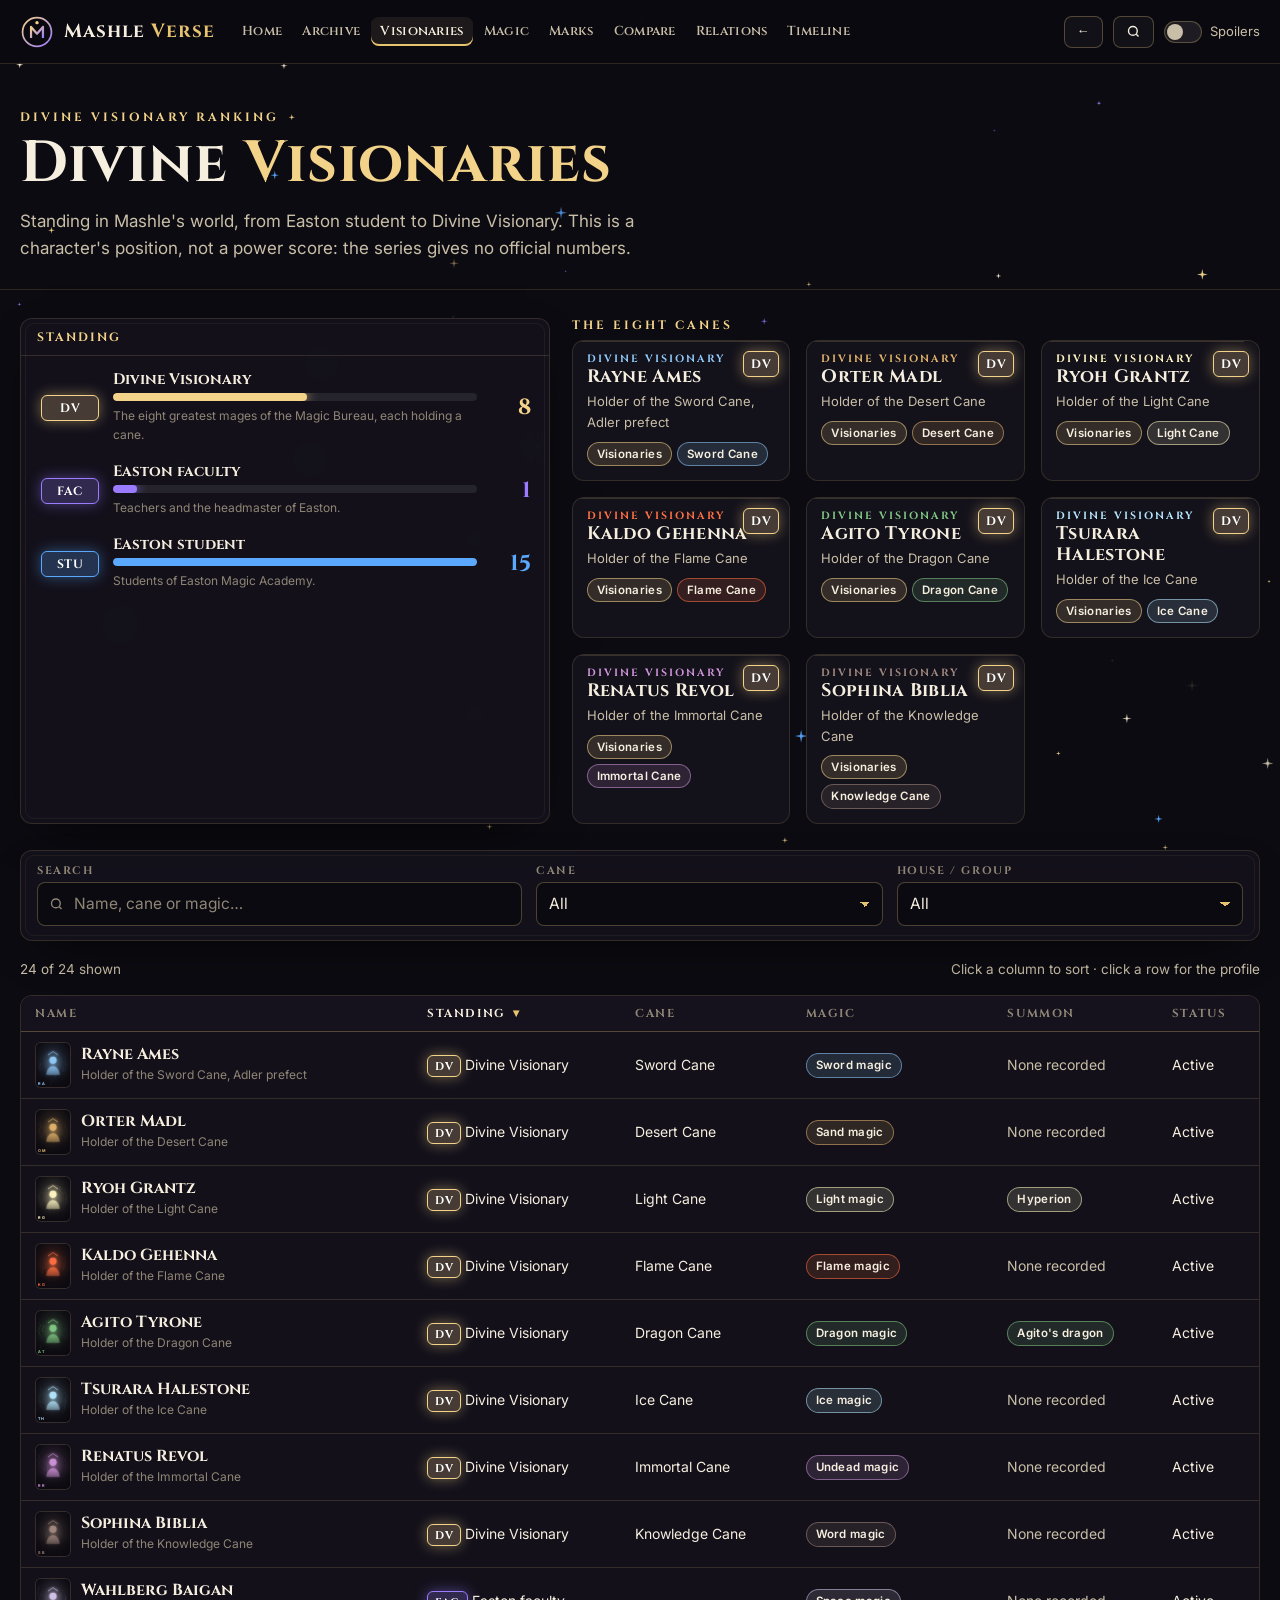
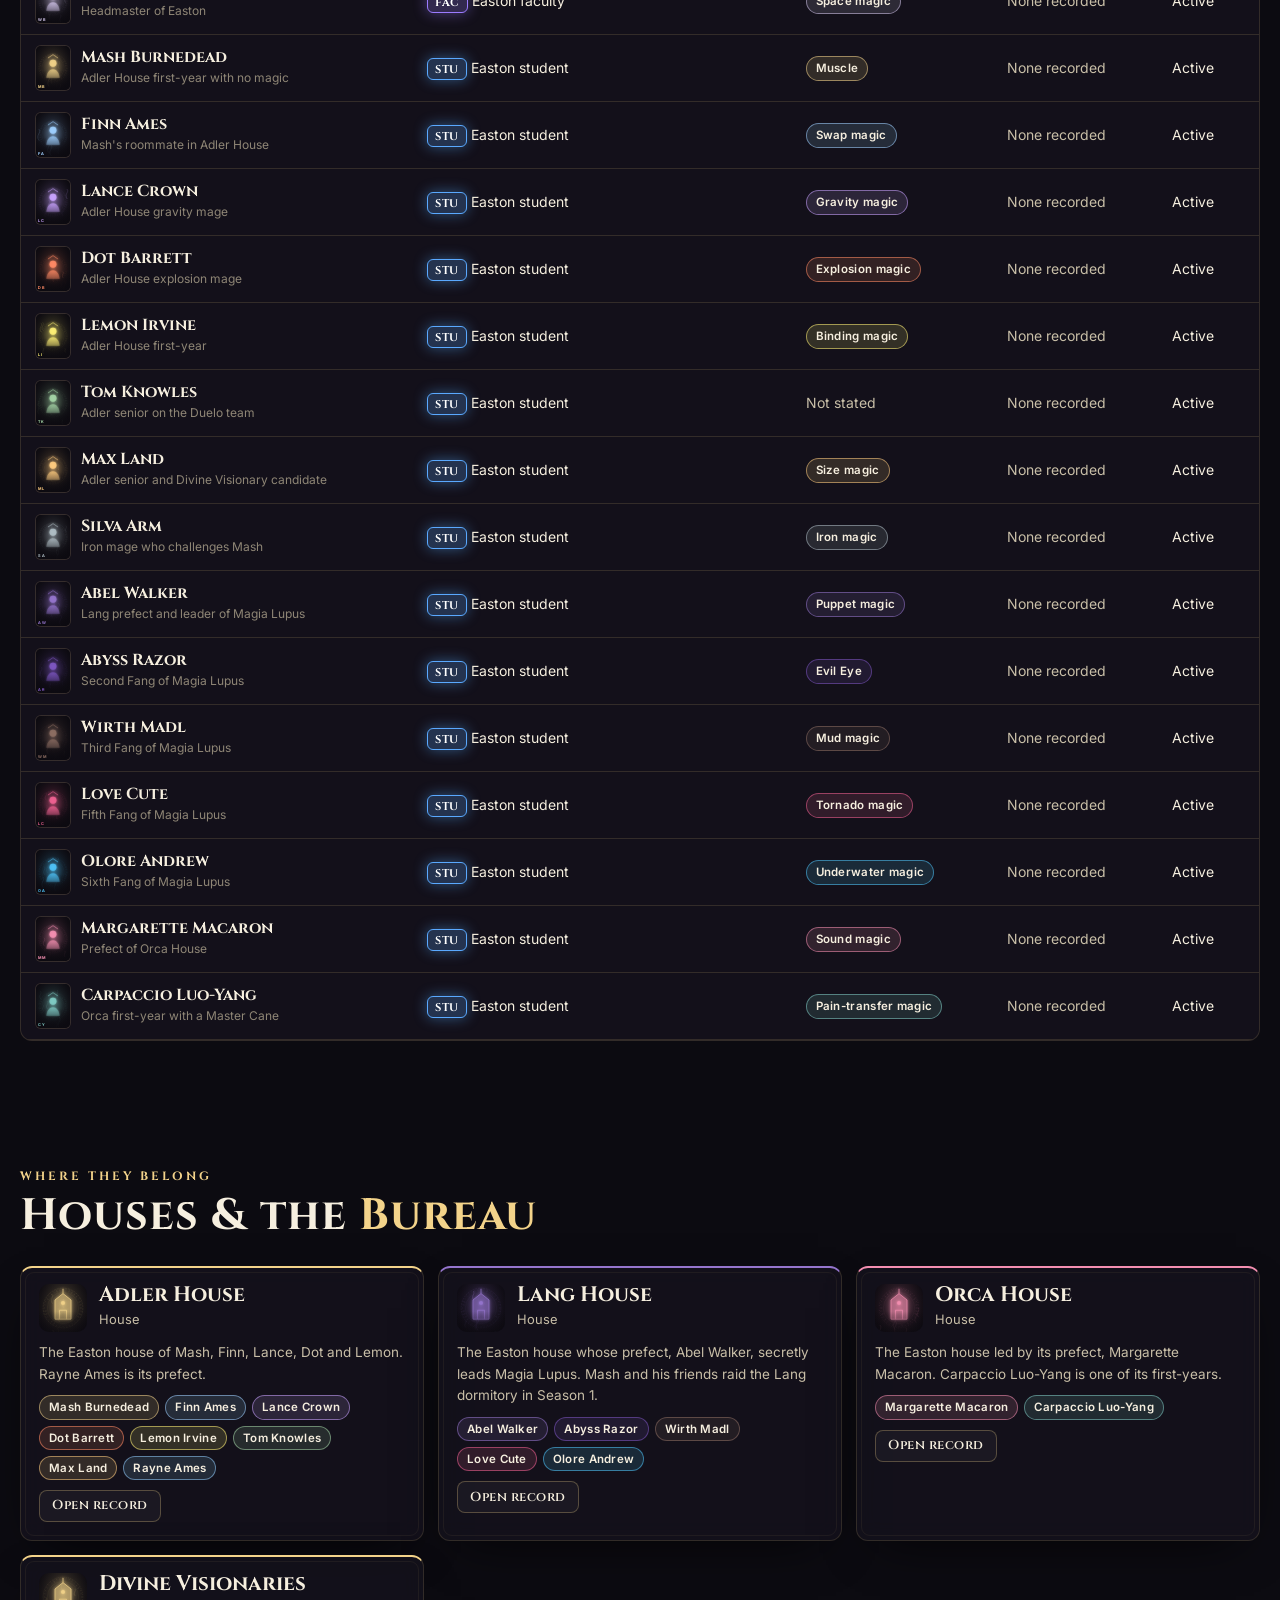
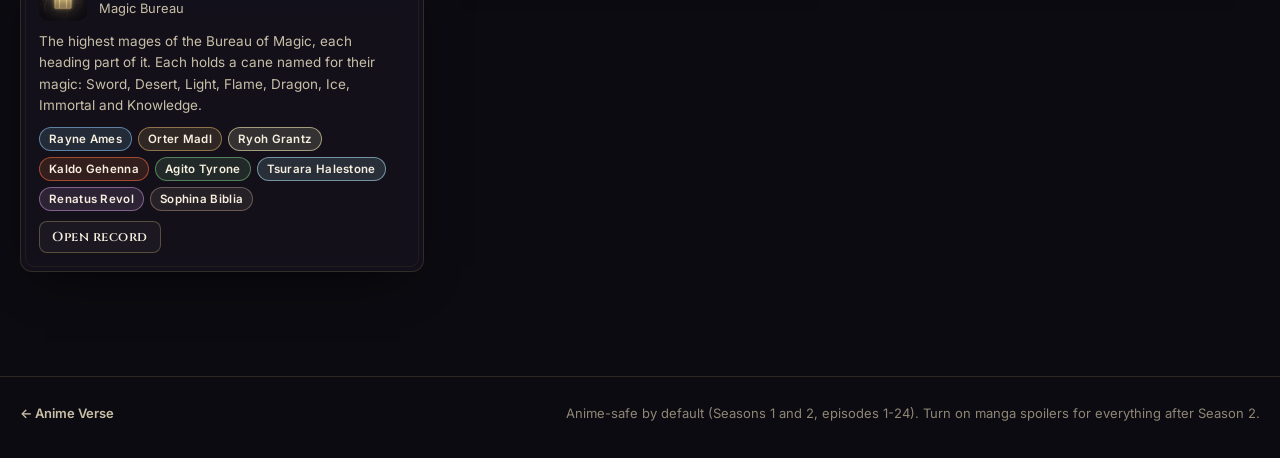
<file: html/visionaries.html>
<!doctype html>
<html lang="en">
<head>
<meta charset="utf-8">
<meta name="viewport" content="width=device-width, initial-scale=1">
<title>Divine Visionaries | Mashle Verse</title>
<meta name="description" content="The Divine Visionaries of Mashle and their canes, with everyone&#x27;s standing at Easton and in the Magic Bureau.">
<meta name="theme-color" content="#0b0a10">
<link rel="icon" href="../assets/cover/favicon.svg" type="image/svg+xml">
<link rel="preconnect" href="https://fonts.googleapis.com">
<link rel="preconnect" href="https://fonts.gstatic.com" crossorigin>
<link rel="stylesheet" href="https://fonts.googleapis.com/css2?family=Cinzel:wght@600;700&family=Inter:wght@400;500;600;700&display=swap">
<link rel="stylesheet" href="../css/engine.min.css">
<link rel="stylesheet" href="../css/theme.min.css">
</head>
<body data-page="roster" data-root="../">
<a class="skip" href="#main">Skip to content</a>
<header id="nav"></header>
<main id="main">
  <section class="page-head"><div class="wrap">
    <p class="kicker">Divine Visionary ranking</p>
    <h1 class="section-title">Divine <em>Visionaries</em></h1>
    <p class="lead">Standing in Mashle&#x27;s world, from Easton student to Divine Visionary. This is a character&#x27;s position, not a power score: the series gives no official numbers.</p>
  </div></section>
  <section class="section" style="padding-top:28px"><div class="wrap">
    <div class="roster-top">
      <div class="panel"><div class="panel-head">Standing</div><div class="tiers" id="tiers"></div></div>
      <div><p class="kicker">The eight canes</p><div class="grid-cards" id="spotlight"><div class="state loading"><span class="loader"></span><p>Loading records…</p></div></div></div>
    </div>
    <div class="roster-tools panel" id="roster-tools"></div>
    <div class="result-bar"><span id="roster-count" aria-live="polite"></span><span class="soft">Click a column to sort · click a row for the profile</span></div>
    <div class="table-wrap"><table class="rtable"><caption class="sr-only">Characters by standing</caption><thead id="roster-head"></thead><tbody id="roster-body"></tbody></table></div>
    <div id="roster-empty" hidden></div>
  </div></section>
  <section class="section"><div class="wrap">
    <div class="section-head"><div><p class="kicker">Where they belong</p><h2 class="section-title">Houses &amp; the <em>Bureau</em></h2></div></div>
    <div class="groups" id="groups"></div>
  </div></section>
</main>
<footer class="site-foot"><div class="wrap">
  <a href="https://rith-1437.github.io/anime-verse/">← Anime Verse</a>
  <span>Anime-safe by default (Seasons 1 and 2, episodes 1-24). Turn on manga spoilers for everything after Season 2.</span>
</div></footer>
<noscript><p class="wrap" style="padding:20px 0">This encyclopedia needs JavaScript to load its records.</p></noscript>
<script src="../js/config.min.js"></script>
<script src="../js/data/characters.min.js"></script>
<script src="../js/data/world.min.js"></script>
<script src="../js/media-index.min.js"></script>
<script src="../js/engine/core.min.js"></script>
<script src="../js/engine/shell.min.js"></script>
<script src="../js/engine/viewer.min.js"></script>
<script src="../js/engine/roster.min.js"></script>
</body>
</html>
</file>
<file: css/engine.css>
/* ==========================================================================
   VERSE ENGINE: shared layout & components
   Structure only. Colours, fonts and atmosphere come from css/theme.css,
   which sets the custom properties below.
   ========================================================================== */
:root {
  --nav-h: 64px; --radius: 12px; --radius-sm: 8px; --wrap: 1240px;
  --ease: cubic-bezier(.2, .8, .2, 1);
}
*, *::before, *::after { box-sizing: border-box; }
[hidden] { display: none !important; }
html { scroll-behavior: smooth; scroll-padding-top: calc(var(--nav-h) + 12px); -webkit-text-size-adjust: 100%; }
body { margin: 0; min-height: 100vh; background: var(--bg-page); color: var(--text); font: 15.5px/1.6 var(--body); overflow-x: hidden; }
img, svg { max-width: 100%; }
a { color: var(--accent-soft); }
button, input, select { font: inherit; color: inherit; }
button { cursor: pointer; }
:focus-visible { outline: 2px solid var(--focus); outline-offset: 2px; border-radius: 4px; }
h1, h2, h3, h4 { font-family: var(--display); line-height: 1.1; margin: 0 0 .4em; font-weight: var(--display-weight, 700); }
p { margin: 0 0 1em; }
.wrap { width: min(var(--wrap), 100% - 32px); margin-inline: auto; }
.soft { color: var(--text-soft); }
.danger { color: var(--danger); }
.sr-only { position: absolute; width: 1px; height: 1px; padding: 0; margin: -1px; overflow: hidden; clip: rect(0 0 0 0); white-space: nowrap; border: 0; }
.skip { position: absolute; left: 12px; top: -60px; z-index: 200; padding: 10px 14px; background: var(--panel-solid); border: 1px solid var(--accent); border-radius: var(--radius-sm); color: var(--text); }
.skip:focus { top: 10px; }
main { position: relative; z-index: 1; }
.fx-layer { position: fixed; inset: 0; z-index: 0; pointer-events: none; }

/* ------------------------------------------------------------------ panel */
.panel { position: relative; background: var(--panel); border: 1px solid var(--line); border-radius: var(--radius); box-shadow: var(--shadow); backdrop-filter: blur(10px); }
.panel-head { display: flex; align-items: center; gap: 10px; padding: 12px 16px; border-bottom: 1px solid var(--line); font: 700 12px/1 var(--display); letter-spacing: 2px; text-transform: uppercase; color: var(--accent-soft); }

/* ----------------------------------------------------------------- nav */
.nav { position: sticky; top: 0; z-index: 50; height: var(--nav-h); background: var(--nav-bg); border-bottom: 1px solid var(--line); backdrop-filter: blur(14px); }
.nav-inner { display: flex; align-items: center; gap: 18px; height: 100%; }
.brand { display: flex; align-items: center; gap: 10px; flex: none; color: var(--text); text-decoration: none; font: 700 19px/1 var(--display); letter-spacing: 1px; }
.brand-mark { width: 34px; height: 34px; flex: none; }
.brand em { font-style: normal; color: var(--accent); }
.bt-short { display: none; }
.nav-links { display: flex; gap: 2px; min-width: 0; overflow-x: auto; scrollbar-width: none; }
.nav-links::-webkit-scrollbar { display: none; }
.nav-links a { flex: none; padding: 8px 11px; border-radius: var(--radius-sm); color: var(--text-soft); text-decoration: none; font: 600 14px/1 var(--display); letter-spacing: .5px; transition: color .2s, background .2s; }
.nav-links a:hover { color: var(--text); background: var(--hover); }
.nav-links a[aria-current="page"] { color: var(--text); background: var(--hover); box-shadow: inset 0 -2px 0 var(--accent); }
.nav-tools { display: flex; align-items: center; gap: 10px; margin-left: auto; flex: none; }
.nav-search kbd { margin-left: 4px; }
.btn.nav-toggle { display: none; }
.switch { display: inline-flex; align-items: center; gap: 8px; cursor: pointer; font-size: 13px; color: var(--text-soft); user-select: none; }
.switch input { position: absolute; opacity: 0; width: 1px; height: 1px; }
.switch .track { position: relative; width: 38px; height: 22px; border-radius: 99px; background: var(--track); border: 1px solid var(--line-strong); transition: background .2s; }
.switch .track::after { content: ""; position: absolute; top: 2px; left: 2px; width: 16px; height: 16px; border-radius: 50%; background: var(--text-soft); transition: transform .2s var(--ease), background .2s; }
.switch input:checked + .track { background: var(--danger-soft); border-color: var(--danger); }
.switch input:checked + .track::after { transform: translateX(16px); background: var(--danger); }
.switch input:focus-visible + .track { outline: 2px solid var(--focus); outline-offset: 2px; }
.spoiler-switch .lbl-short { display: none; }

/* ------------------------------------------------------- buttons & bits */
.btn { display: inline-flex; align-items: center; justify-content: center; gap: 8px; min-height: 40px; padding: 8px 16px; border: 1px solid var(--line-strong); border-radius: var(--radius-sm); background: var(--btn-bg); color: var(--text); text-decoration: none; font: 600 14px/1 var(--display); letter-spacing: .5px; transition: border-color .2s, background .2s, transform .2s, box-shadow .2s; }
.btn:hover { border-color: var(--accent); background: var(--hover); }
.btn:active { transform: translateY(1px); }
.btn.primary { background: var(--accent-grad); border-color: transparent; color: var(--on-accent); box-shadow: var(--glow); }
.btn.primary:hover { filter: brightness(1.08); }
.btn.sm { min-height: 32px; padding: 6px 12px; font-size: 13px; }
.btn.icon { width: 40px; padding: 0; }
.btn.sm.icon { width: 32px; }
kbd { padding: 2px 6px; border: 1px solid var(--line-strong); border-radius: 4px; font: 600 11px/1.3 var(--mono, ui-monospace, monospace); color: var(--text-soft); }
.badge { display: inline-flex; align-items: center; gap: 5px; padding: 3px 9px; border: 1px solid color-mix(in srgb, var(--c, var(--accent)) 55%, transparent); border-radius: 99px; background: color-mix(in srgb, var(--c, var(--accent)) 14%, transparent); color: var(--text); font: 600 11.5px/1.4 var(--body); letter-spacing: .3px; white-space: nowrap; }
button.badge { cursor: pointer; }
.badge.link:hover { background: color-mix(in srgb, var(--c, var(--accent)) 30%, transparent); }
.badge.spoiler { --c: var(--danger); }
.badge.anime { --c: var(--ok); }
.badge.check { --c: var(--warn); }
.rank { display: inline-grid; place-items: center; min-width: 30px; height: 26px; padding: 0 7px; border: 1px solid var(--c); border-radius: 6px; background: color-mix(in srgb, var(--c) 22%, var(--panel-solid)); color: #fff; font: 700 12px/1 var(--display); letter-spacing: .5px; box-shadow: 0 0 14px color-mix(in srgb, var(--c) 45%, transparent); }
.rank.lg { min-width: 46px; height: 36px; font-size: 16px; }
.rank.inline { height: 22px; min-width: 26px; font-size: 11px; vertical-align: middle; }
.chip-row { display: flex; flex-wrap: wrap; gap: 6px; }
.chip-row.center { justify-content: center; }
.chip { display: inline-flex; align-items: center; gap: 6px; padding: 7px 13px; border: 1px solid var(--line-strong); border-radius: 99px; background: var(--btn-bg); color: var(--text-soft); text-decoration: none; font: 600 13px/1 var(--body); transition: all .2s; }
.chip:hover { color: var(--text); border-color: var(--c, var(--accent)); }
.chip.active { color: var(--on-accent-soft, var(--text)); border-color: var(--c, var(--accent)); background: color-mix(in srgb, var(--c, var(--accent)) 26%, transparent); }
.chip i { font-style: normal; opacity: .65; }
.chip.locked { color: var(--danger); }
.chip .swatch { width: 10px; height: 10px; border-radius: 50%; }
.label { display: block; margin-bottom: 6px; font: 700 11px/1 var(--display); letter-spacing: 1.6px; text-transform: uppercase; color: var(--text-faint); }
.kicker { margin: 0 0 8px; font: 700 12px/1.2 var(--display); letter-spacing: 3px; text-transform: uppercase; color: var(--accent-soft); }
.lead { font-size: 17px; color: var(--text-soft); max-width: 680px; }
.field { position: relative; }
.field .ico { position: absolute; left: 12px; top: 50%; transform: translateY(-50%); color: var(--text-faint); display: flex; }
.input, .select { width: 100%; min-height: 42px; padding: 9px 12px; border: 1px solid var(--line-strong); border-radius: var(--radius-sm); background: var(--field-bg); color: var(--text); transition: border-color .2s, box-shadow .2s; }
.field .input { padding-left: 36px; }
.input:focus, .select:focus { outline: none; border-color: var(--accent); box-shadow: 0 0 0 3px color-mix(in srgb, var(--accent) 25%, transparent); }
.input::placeholder { color: var(--text-faint); }
.select { appearance: none; padding-right: 32px; cursor: pointer;
  background-image: linear-gradient(45deg, transparent 50%, var(--accent) 50%), linear-gradient(135deg, var(--accent) 50%, transparent 50%);
  background-position: calc(100% - 17px) calc(50% + 1px), calc(100% - 12px) calc(50% + 1px); background-size: 5px 5px; background-repeat: no-repeat; }
.select option { background: var(--panel-solid); color: var(--text); }

/* -------------------------------------------------------------- sections */
.section { padding: 64px 0; }
.section-head { display: flex; flex-wrap: wrap; align-items: flex-end; justify-content: space-between; gap: 12px 24px; margin-bottom: 26px; }
.section-title { font-size: clamp(28px, 4vw, 44px); margin: 0; }
.page-head { padding: 46px 0 26px; border-bottom: 1px solid var(--line); }
.page-head .section-title { font-size: clamp(32px, 5vw, 58px); }
.page-head .lead { margin: 12px 0 0; }
.reveal { opacity: 0; transform: translateY(18px); transition: opacity .6s var(--ease), transform .6s var(--ease); }
.reveal.in { opacity: 1; transform: none; }

/* ------------------------------------------------------------------ art */
.art { position: relative; display: block; overflow: hidden; background: var(--panel-solid); }
.art .sigil { position: absolute; inset: 0; width: 100%; height: 100%; display: block; }
.art img { position: absolute; inset: 0; width: 100%; height: 100%; object-fit: cover; object-position: center 22%; opacity: 0; transition: opacity .4s; }
.art.img-ready img { opacity: 1; }
.art.img-ready .sigil { opacity: 0; }
.sg-ring { transform-origin: 150px 200px; animation: spin 60s linear infinite; }
@keyframes spin { to { transform: rotate(360deg); } }

/* ----------------------------------------------------------------- cards */
.grid-cards { display: grid; grid-template-columns: repeat(auto-fill, minmax(min(100%, 200px), 1fr)); gap: 16px; }
.card { position: relative; display: flex; flex-direction: column; padding: 0; overflow: hidden; border: 1px solid var(--line); border-radius: var(--radius); background: var(--panel-solid); color: var(--text); text-align: left; transition: transform .3s var(--ease), border-color .3s, box-shadow .3s; animation: rise .5s calc(var(--i, 0) * 40ms) both var(--ease); }
.card .art { aspect-ratio: 3 / 4; }
.card:hover { transform: translateY(-4px); border-color: color-mix(in srgb, var(--c) 70%, transparent); box-shadow: 0 18px 40px -18px color-mix(in srgb, var(--c) 70%, transparent); }
.card:hover .art img { transform: scale(1.04); }
.card .art img { transition: opacity .4s, transform .6s var(--ease); }
.card .rank { position: absolute; top: 10px; right: 10px; }
.card-body { display: flex; flex-direction: column; gap: 3px; padding: 12px 14px 14px; border-top: 1px solid var(--line); }
.card-type { font: 700 10.5px/1 var(--display); letter-spacing: 2px; text-transform: uppercase; color: var(--c); }
.card-name { font: 700 18px/1.15 var(--display); }
.card-sub { font-size: 13px; color: var(--text-soft); }
.card-tags { display: flex; flex-wrap: wrap; gap: 5px; margin-top: 6px; }
.card.locked .art { filter: blur(3px) grayscale(.6) brightness(.6); }
.card .lock { position: absolute; inset: 0 0 auto; aspect-ratio: 3 / 4; display: flex; flex-direction: column; align-items: center; justify-content: center; gap: 6px; text-align: center; font: 700 13px/1.3 var(--display); letter-spacing: 1.5px; text-transform: uppercase; color: var(--danger); }
.card .lock svg { width: 30px; height: 30px; }
.card .lock small { color: var(--text-soft); letter-spacing: 1px; font-weight: 600; }
@keyframes rise { from { opacity: 0; transform: translateY(14px); } }

/* ---------------------------------------------------------------- states */
.state { padding: 46px 20px; text-align: center; color: var(--text-soft); }
.state h3 { color: var(--text); font-size: 22px; }
.state-ico { width: 42px; height: 42px; color: var(--accent); margin-bottom: 8px; }
.state.error .state-ico { color: var(--danger); }
.loader { display: inline-block; width: 26px; height: 26px; border: 3px solid var(--line-strong); border-top-color: var(--accent); border-radius: 50%; animation: spin 0.8s linear infinite; }

/* --------------------------------------------------------------- archive */
.tabs { display: flex; gap: 4px; overflow-x: auto; scrollbar-width: none; border-bottom: 1px solid var(--line); margin-bottom: 18px; scroll-margin-top: calc(var(--nav-h) + 10px); }
.tabs::-webkit-scrollbar { display: none; }
.tab { flex: none; display: inline-flex; align-items: center; gap: 7px; padding: 12px 10px; border: 0; border-bottom: 2px solid transparent; background: none; color: var(--text-faint); font: 700 14px/1 var(--display); letter-spacing: .8px; text-transform: uppercase; }
.tab:hover { color: var(--text); }
.tab[aria-selected="true"] { color: var(--text); border-bottom-color: var(--accent); }
.tab .count { padding: 2px 6px; border: 1px solid var(--line); border-radius: 4px; font-size: 11px; color: var(--text-soft); }
.tab .count i { font-style: normal; color: var(--danger); margin-left: 3px; }
.filters { display: grid; grid-template-columns: minmax(220px, 1fr) minmax(180px, 260px) auto; gap: 16px 18px; align-items: end; padding: 16px 18px; }
.f-facets { grid-column: 1 / -1; order: 3; display: flex; flex-wrap: wrap; gap: 14px 20px; align-items: flex-end; padding-top: 14px; border-top: 1px solid var(--line); }
.f-facets:empty { display: none; }
.facet { min-width: 0; }
.facet .select { min-width: 170px; }
.facet.grow { flex: 1 1 240px; }
.result-bar { display: flex; flex-wrap: wrap; justify-content: space-between; gap: 8px 20px; margin: 18px 0 14px; font-size: 13.5px; color: var(--text-soft); }
.result-bar b { color: var(--text); }
.pager { display: flex; flex-wrap: wrap; align-items: center; justify-content: center; gap: 6px; margin-top: 30px; }
.pager .pg-nums { display: contents; }
.pager button { min-width: 38px; height: 38px; padding: 0 10px; border: 1px solid var(--line); border-radius: var(--radius-sm); background: var(--btn-bg); font: 700 14px/1 var(--display); }
.pager button:hover:not([disabled]) { border-color: var(--accent); }
.pager button[aria-current="page"] { border-color: var(--accent); background: color-mix(in srgb, var(--accent) 22%, transparent); box-shadow: var(--glow); }
.pager button[disabled] { opacity: .35; cursor: default; }
.pager .gap { color: var(--text-faint); padding: 0 4px; }
.pager .per { display: inline-flex; align-items: center; gap: 8px; margin-left: 10px; font: 700 11px/1 var(--display); letter-spacing: 1.6px; text-transform: uppercase; color: var(--text-faint); }
.pager .per .select { width: auto; height: 38px; min-height: 38px; padding: 0 32px 0 12px; font: 700 14px/36px var(--display); color: var(--text); }

/* ---------------------------------------------------------------- viewer */
.viewer-scrim, .palette-scrim { position: fixed; inset: 0; z-index: 90; background: rgba(0, 0, 0, .72); backdrop-filter: blur(4px); animation: fade .2s both; }
.viewer { position: fixed; z-index: 91; inset: 3vh 3vw; display: grid; grid-template-columns: minmax(240px, 36%) minmax(0, 1fr); grid-template-rows: auto 1fr; overflow: hidden; background: var(--panel-solid); animation: pop .3s var(--ease) both; }
.viewer > * { min-width: 0; }
.v-head { grid-column: 1 / -1; }
.v-head-tools { margin-left: auto; display: flex; gap: 10px; align-items: center; }
.v-nav { display: flex; align-items: center; gap: 6px; }
.v-count { font-size: 12px; color: var(--text-soft); letter-spacing: 1px; }
.v-art { position: relative; border-right: 1px solid var(--line); }
.v-art .art { position: absolute; inset: 0; cursor: zoom-in; }
.v-rank { position: absolute; top: 14px; left: 14px; z-index: 2; }
.v-art-hint { position: absolute; bottom: 14px; right: 14px; z-index: 2; }
.v-main { display: flex; flex-direction: column; min-height: 0; }
.v-top { padding: 20px 24px 10px; }
.v-name { font-size: clamp(26px, 3.4vw, 40px); margin: 0; }
.v-jp { display: block; margin-top: 4px; font: 500 15px/1.3 var(--jp, var(--body)); color: var(--text-soft); letter-spacing: 2px; }
.v-alt { margin: 6px 0 0; color: var(--text-soft); font-size: 13.5px; }
.v-badges { display: flex; flex-wrap: wrap; gap: 6px; margin-top: 12px; }
.v-tabs { display: flex; gap: 2px; padding: 0 18px; border-bottom: 1px solid var(--line); overflow-x: auto; scrollbar-width: none; }
.v-tabs button { flex: none; padding: 12px 12px; border: 0; border-bottom: 2px solid transparent; background: none; color: var(--text-faint); font: 700 13px/1 var(--display); letter-spacing: 1px; text-transform: uppercase; }
.v-tabs button[aria-selected="true"] { color: var(--text); border-bottom-color: var(--c, var(--accent)); }
.v-panel { flex: 1; overflow-y: auto; padding: 18px 24px 28px; }
.v-panel h4 { margin: 18px 0 10px; font-size: 12px; letter-spacing: 2px; text-transform: uppercase; color: var(--c, var(--accent-soft)); }
.v-panel h4:first-child { margin-top: 0; }
.stat-table { display: grid; grid-template-columns: minmax(110px, max-content) minmax(0, 1fr); gap: 8px 18px; font-size: 14.5px; }
.stat-table .k { color: var(--text-faint); font: 700 11.5px/1.9 var(--display); letter-spacing: 1.4px; text-transform: uppercase; }
.ability-list { display: grid; grid-template-columns: repeat(auto-fill, minmax(min(100%, 220px), 1fr)); gap: 8px; }
.ability { display: flex; flex-direction: column; gap: 3px; padding: 10px 12px; border: 1px solid var(--line); border-left: 3px solid var(--c, var(--accent)); border-radius: var(--radius-sm); background: var(--btn-bg); text-align: left; }
button.ability:hover { border-color: var(--c, var(--accent)); }
.ability b { font: 700 15px/1.2 var(--display); }
.ability span { font-size: 12.5px; color: var(--text-soft); }
.ability.locked { --c: var(--danger); }
.ability.locked b { color: var(--danger); }
.rel-group { margin-bottom: 14px; }
.rel-chips { display: flex; flex-wrap: wrap; gap: 8px; }
.rel-chip { display: inline-flex; align-items: center; gap: 8px; padding: 4px 12px 4px 4px; border: 1px solid var(--line); border-radius: 99px; background: var(--btn-bg); color: var(--text); font-size: 13.5px; transition: border-color .2s; }
.rel-chip:hover { border-color: var(--c); }
.rel-chip .art { width: 30px; height: 30px; border-radius: 50%; flex: none; }
.rel-chip small { color: var(--text-soft); }
.form-steps { display: grid; gap: 8px; }
.form-step { display: flex; flex-direction: column; gap: 3px; padding: 10px 14px; border-left: 2px solid var(--c, var(--accent)); background: var(--btn-bg); border-radius: 0 var(--radius-sm) var(--radius-sm) 0; }
.form-step b { font: 700 15px/1.2 var(--display); }
.form-step span { font-size: 13.5px; color: var(--text-soft); }
.form-step em { font-style: normal; color: var(--accent-soft); }
.form-step.locked b { color: var(--danger); }
.v-actions { display: flex; flex-wrap: wrap; gap: 8px; margin-top: 16px; }
.locked-note { padding: 28px 24px; }
.note-check { margin-top: 14px; padding: 10px 12px; border-left: 3px solid var(--warn); background: color-mix(in srgb, var(--warn) 10%, transparent); font-size: 13px; color: var(--text-soft); }
.spoiler-block { position: relative; margin: 6px 0 14px; padding: 14px 16px; border: 1px dashed color-mix(in srgb, var(--danger) 55%, transparent); background: color-mix(in srgb, var(--danger) 6%, transparent); border-radius: var(--radius-sm); }
.spoiler-block .sb-head { display: flex; align-items: center; gap: 8px; margin-bottom: 8px; font: 700 11px/1 var(--display); letter-spacing: 2px; text-transform: uppercase; color: var(--danger); }
.spoiler-block .sb-body { display: grid; gap: 9px; min-height: 40px; padding: 4px 0; }
.spoiler-block .sb-bar { display: block; height: 10px; border-radius: 3px; background: color-mix(in srgb, var(--danger) 18%, transparent); filter: blur(2px); }
.spoiler-block.revealed .sb-body { display: block; min-height: 0; padding: 0; outline: none; animation: fade .3s both; }
.spoiler-block .sb-reveal { position: absolute; inset: 30px 0 0; display: grid; place-items: center; }
.spoiler-block.revealed .sb-reveal { display: none; }
@keyframes fade { from { opacity: 0; } }
@keyframes pop { from { opacity: 0; transform: translateY(16px) scale(.98); } }

/* -------------------------------------------------------------- lightbox */
.lightbox { position: fixed; inset: 0; z-index: 95; display: grid; place-items: center; background: rgba(0, 0, 0, .9); animation: fade .25s both; }
.lb-stage { position: relative; width: min(64.5vh, 92vw); aspect-ratio: 3 / 4; border-radius: var(--radius); overflow: hidden; box-shadow: 0 0 80px color-mix(in srgb, var(--c) 45%, transparent); cursor: zoom-in; transition: transform .35s var(--ease); }
.lightbox.zoomed .lb-stage { cursor: zoom-out; }
.lb-stage .art { position: absolute; inset: 0; }
.lb-aura { display: none; }
.lb-cap { position: absolute; inset: auto 0 0; z-index: 2; display: flex; align-items: flex-end; justify-content: space-between; gap: 12px; padding: 40px 18px 16px; background: linear-gradient(transparent, rgba(0, 0, 0, .85)); }
.lb-cap h2 { margin: 0; font-size: 26px; }
.lb-cap p { margin: 0; color: var(--text-soft); font-size: 13px; }
.lb-tools { position: fixed; top: 16px; right: 16px; display: flex; gap: 8px; z-index: 3; }
.lb-prev, .lb-next { position: fixed; top: 50%; transform: translateY(-50%); z-index: 3; }
.lb-prev { left: 16px; } .lb-next { right: 16px; }

/* --------------------------------------------------------------- palette */
.palette { position: fixed; z-index: 92; top: 10vh; left: 50%; transform: translateX(-50%); width: min(640px, 100% - 24px); max-height: 76vh; display: flex; flex-direction: column; background: var(--panel-solid); animation: pop .25s var(--ease) both; }
.palette .field { padding: 12px 14px; }
.palette .field .ico { left: 26px; }
.palette-results { overflow-y: auto; padding: 0 8px 8px; }
.palette-label { padding: 8px 10px 4px; font: 700 11px/1 var(--display); letter-spacing: 2px; text-transform: uppercase; color: var(--text-faint); }
.pr-item { display: flex; align-items: center; gap: 12px; width: 100%; padding: 8px 10px; border: 1px solid transparent; border-radius: var(--radius-sm); background: none; text-align: left; }
.pr-item[aria-selected="true"], .pr-item:hover { background: var(--hover); border-color: var(--line-strong); }
.pr-item .art { width: 38px; height: 50px; border-radius: 6px; flex: none; }
.pr-name { font: 700 15px/1.2 var(--display); }
.pr-sub { font-size: 12.5px; color: var(--text-soft); }
.pr-type { margin-left: auto; }
.palette-note { padding: 18px; text-align: center; color: var(--text-soft); font-size: 14px; }
.palette-note .btn { margin-top: 10px; }
.palette-foot { display: flex; gap: 16px; padding: 10px 14px; border-top: 1px solid var(--line); font-size: 12px; color: var(--text-faint); }

/* ---------------------------------------------------------- toasts / top */
.toasts { position: fixed; right: 16px; bottom: 16px; z-index: 99; display: grid; gap: 10px; width: min(360px, 100% - 32px); }
.toast { animation: pop .3s var(--ease) both; background: var(--panel-solid); }
.toast p { margin: 0; padding: 10px 16px 14px; font-size: 14px; color: var(--text-soft); }
.toast.error .panel-head { color: var(--danger); }
.toast.out { opacity: 0; transform: translateY(10px); transition: all .3s; }
.to-top { position: fixed; right: 16px; bottom: 16px; z-index: 40; }

/* ---------------------------------------------------------------- home */
.hero { position: relative; padding: 80px 0 60px; overflow: hidden; }
.hero h1 { font-size: clamp(42px, 8vw, 96px); letter-spacing: -.5px; margin: 0; }
.hero .lead { margin: 18px 0 26px; font-size: 18px; }
.hero-search { display: flex; gap: 8px; max-width: 560px; }
.hero-search .field { flex: 1; }
.hero-ctas { display: flex; flex-wrap: wrap; gap: 10px; margin-top: 16px; }
.stats { display: grid; grid-template-columns: repeat(auto-fit, minmax(140px, 1fr)); gap: 12px; margin-top: 36px; }
.stat { display: flex; flex-direction: column; gap: 4px; padding: 16px 18px; color: var(--text); text-decoration: none; transition: border-color .2s, transform .2s; }
.stat:hover { border-color: var(--accent); transform: translateY(-2px); }
.stat b { font: 700 34px/1 var(--display); color: var(--accent-soft); }
.stat span { font-size: 12.5px; letter-spacing: 1px; text-transform: uppercase; color: var(--text-soft); }
.sections { display: grid; grid-template-columns: repeat(auto-fill, minmax(min(100%, 260px), 1fr)); gap: 14px; }
.section-card { display: grid; grid-template-columns: auto 1fr auto; grid-template-rows: auto auto auto; gap: 4px 14px; padding: 18px; color: var(--text); text-decoration: none; transition: border-color .25s, transform .25s, box-shadow .25s; }
.section-card:hover { border-color: var(--c); transform: translateY(-3px); box-shadow: 0 16px 40px -20px var(--c); }
.sc-ico { grid-row: 1 / 3; display: grid; place-items: center; width: 46px; height: 46px; border-radius: 12px; background: color-mix(in srgb, var(--c) 18%, transparent); color: var(--c); font-size: 22px; }
.sc-title { font: 700 19px/1.2 var(--display); }
.sc-text { grid-column: 2 / 4; font-size: 13.5px; color: var(--text-soft); }
.sc-count { grid-column: 2; font-size: 12px; letter-spacing: 1px; text-transform: uppercase; color: var(--c); }
.sc-go { grid-row: 1; grid-column: 3; color: var(--text-faint); transition: transform .2s; }
.section-card:hover .sc-go { transform: translateX(4px); color: var(--c); }
.spotlight { display: grid; grid-template-columns: minmax(0, .9fr) minmax(0, 1.4fr); gap: 32px; align-items: center; }
.spot-grid { grid-template-columns: repeat(3, minmax(0, 1fr)); }
.arcs { display: flex; gap: 0; overflow-x: auto; padding: 10px 2px 18px; scrollbar-width: thin; }
.arc-step { position: relative; flex: 0 0 170px; display: flex; flex-direction: column; gap: 4px; padding: 26px 12px 0; color: var(--text); text-decoration: none; border-top: 2px solid var(--line-strong); }
.arc-dot { position: absolute; top: -8px; left: 12px; width: 14px; height: 14px; border-radius: 50%; background: var(--accent); box-shadow: var(--glow); }
.arc-step b { font: 700 15px/1.2 var(--display); }
.arc-step small { color: var(--text-soft); font-size: 12px; }
.arc-step:hover b { color: var(--accent-soft); }
.arc-step.locked b { color: var(--danger); }
.arc-step.locked .arc-dot { background: var(--danger); }

/* -------------------------------------------------------------- roster */
.roster-top { display: grid; grid-template-columns: minmax(0, 1fr) minmax(0, 1.3fr); gap: 22px; margin-bottom: 26px; }
.tiers { padding: 6px 0; }
.tier { display: grid; grid-template-columns: 58px minmax(0, 1fr) 40px; align-items: center; gap: 14px; width: 100%; padding: 10px 18px; border: 0; border-left: 2px solid transparent; background: none; text-align: left; transition: background .2s; }
.tier:hover, .tier[aria-pressed="true"] { background: var(--hover); border-left-color: var(--c); }
.tier-mid { min-width: 0; }
.tier-name { display: block; font: 700 15px/1 var(--display); margin-bottom: 6px; }
.tier-bar { position: relative; display: block; height: 8px; background: var(--track); border-radius: 4px; overflow: hidden; }
.tier-bar span { position: absolute; inset: 0 auto 0 0; background: var(--c); box-shadow: 0 0 12px var(--c); border-radius: 4px; transition: width .8s var(--ease); }
.tier-note { display: block; font-size: 12px; color: var(--text-faint); margin-top: 5px; }
.tier-n { font: 700 22px/1 var(--display); text-align: right; color: var(--c); }
.tier-hidden { padding: 8px 18px 0; margin: 0; }
.roster-tools { display: grid; grid-template-columns: minmax(200px, 1.4fr) repeat(auto-fit, minmax(150px, 1fr)); gap: 14px; align-items: end; padding: 14px 16px; margin-bottom: 14px; }
.table-wrap { overflow-x: auto; border: 1px solid var(--line); border-radius: var(--radius); background: var(--panel); }
.rtable { width: 100%; border-collapse: collapse; min-width: 720px; font-size: 14px; }
.rtable th { position: sticky; top: 0; padding: 0; background: var(--panel-solid); border-bottom: 1px solid var(--line-strong); text-align: left; }
.rtable th button { width: 100%; padding: 12px 14px; border: 0; background: none; text-align: left; font: 700 11.5px/1 var(--display); letter-spacing: 1.6px; text-transform: uppercase; color: var(--text-faint); white-space: nowrap; }
.rtable th button:hover, .rtable th[aria-sort] button { color: var(--text); }
.rtable th[aria-sort="ascending"] button::after { content: " ▲"; color: var(--accent); }
.rtable th[aria-sort="descending"] button::after { content: " ▼"; color: var(--accent); }
.rtable td { padding: 10px 14px; border-bottom: 1px solid var(--line); vertical-align: middle; }
.rtable tbody tr { cursor: pointer; transition: background .15s; }
.rtable tbody tr:hover, .rtable tbody tr:focus-visible { background: var(--hover); outline: none; }
.who { display: flex; align-items: center; gap: 10px; }
.who .art { width: 36px; height: 46px; flex: none; border-radius: 6px; border: 1px solid var(--line); }
.who b { display: block; font: 700 16px/1.15 var(--display); }
.who small { color: var(--text-faint); font-size: 12px; }
.groups { display: grid; grid-template-columns: repeat(auto-fill, minmax(min(100%, 300px), 1fr)); gap: 14px; }
.group { display: flex; flex-direction: column; gap: 10px; padding: 16px 18px 18px; border-top: 2px solid var(--c); }
.group-head { display: flex; align-items: center; gap: 12px; }
.group-head .art { width: 48px; height: 48px; border-radius: 10px; flex: none; }
.group h3 { margin: 0; font-size: 21px; }
.group small { color: var(--text-soft); }
.group p { margin: 0; font-size: 13.5px; color: var(--text-soft); }
.group .members { display: flex; flex-wrap: wrap; gap: 6px; }
.group .btn { align-self: flex-start; }

/* ------------------------------------------------------------- explorer */
.x-layout { display: grid; grid-template-columns: minmax(0, 1.5fr) minmax(300px, 1fr); gap: 22px; align-items: start; }
.x-tools { display: flex; flex-wrap: wrap; gap: 12px 16px; align-items: center; margin-bottom: 16px; }
.x-tools .field { flex: 1 1 220px; max-width: 340px; }
.x-grid { display: grid; grid-template-columns: repeat(auto-fill, minmax(min(100%, 230px), 1fr)); gap: 14px; }
.x-tile { position: relative; display: block; aspect-ratio: 4 / 3; padding: 0; overflow: hidden; border: 1px solid var(--line); border-radius: var(--radius); background: var(--panel-solid); color: var(--text); text-align: left; transition: transform .3s var(--ease), border-color .3s, box-shadow .3s; animation: rise .5s calc(var(--i, 0) * 35ms) both var(--ease); }
.x-tile .art { position: absolute; inset: 0; }
.x-tile .art .sigil, .x-tile .art img { object-position: center 35%; }
.x-veil { position: absolute; inset: 0; background: linear-gradient(180deg, transparent 25%, rgba(0, 0, 0, .88)); }
.x-copy { position: absolute; inset: auto 0 0; display: flex; flex-direction: column; gap: 2px; padding: 14px; }
.x-copy .kicker { margin: 0; color: var(--c); font-size: 10.5px; }
.x-name { font: 700 20px/1.1 var(--display); text-shadow: 0 2px 10px rgba(0, 0, 0, .7); }
.x-sub { font-size: 12.5px; color: var(--text-soft); }
.x-tile:hover, .x-tile.active { border-color: var(--c); transform: translateY(-3px); box-shadow: 0 0 0 1px var(--c), 0 18px 40px -16px var(--c); }
.x-tile.locked .art { filter: blur(3px) grayscale(.6) brightness(.55); }
.x-tile.locked .x-name { color: var(--danger); }
.x-detail { position: sticky; top: calc(var(--nav-h) + 16px); max-height: calc(100vh - var(--nav-h) - 32px); overflow-y: auto; padding: 18px 20px 22px; border-top: 3px solid var(--c, var(--accent)); }
.xd-art { position: relative; aspect-ratio: 16 / 9; margin: -18px -20px 16px; overflow: hidden; border-radius: var(--radius) var(--radius) 0 0; }
.xd-art .art { position: absolute; inset: 0; }
.xd-name { font-size: 30px; }
.x-detail h4 { margin: 16px 0 8px; font-size: 12px; letter-spacing: 2px; text-transform: uppercase; color: var(--c, var(--accent-soft)); }
.x-intro { margin-bottom: 22px; }

/* ----------------------------------------------------------------- tree */
.trees { display: grid; gap: 22px; }
.trees > * { min-width: 0; }
.tree { padding: 18px 18px 8px; border-top: 3px solid var(--c); }
.tree header p { color: var(--text-soft); margin: 0 0 10px; }
.tree-scroll { overflow-x: auto; padding-bottom: 10px; }
.tree svg { display: block; margin: 0 auto; max-width: none; }
.t-node { cursor: pointer; }
.t-node rect { fill: var(--panel-solid); stroke: var(--c); stroke-width: 1.5; transition: fill .2s; }
.t-node:hover rect, .t-node:focus-visible rect { fill: color-mix(in srgb, var(--c) 22%, var(--panel-solid)); }
.t-node:focus { outline: none; }
.t-node:focus-visible rect { stroke-width: 3; }
.t-name { fill: var(--text); font: 700 15px var(--display); }
.t-sub { fill: var(--text-soft); font: 12px var(--body); }
.t-node.locked rect { stroke: var(--danger); stroke-dasharray: 4 3; }
.t-node.locked .t-name { fill: var(--danger); }
.t-edge { fill: none; stroke: var(--line-strong); stroke-width: 2; }
.t-edge.spouse { stroke: var(--accent); stroke-dasharray: 5 4; }
.t-edge.dim { opacity: .35; }

/* -------------------------------------------------------------- compare */
.cmp-pickers { display: flex; flex-wrap: wrap; gap: 12px; align-items: end; padding: 14px 16px; margin-bottom: 18px; }
.cmp-pickers .facet { flex: 1 1 220px; }
.cmp-sides { display: grid; grid-template-columns: minmax(0, 1fr) auto minmax(0, 1fr); gap: 18px; align-items: center; }
.cmp-card { display: flex; flex-direction: column; align-items: center; gap: 8px; padding: 18px; text-align: center; border-top: 3px solid var(--c); }
.cmp-art { position: relative; width: min(220px, 100%); aspect-ratio: 3 / 4; border-radius: var(--radius); overflow: hidden; box-shadow: 0 0 40px -10px var(--c); }
.cmp-art .art { position: absolute; inset: 0; }
.cmp-card h2 { margin: 8px 0 0; font-size: 26px; }
.cmp-card p { margin: 0; }
.cmp-vs { font: 700 34px/1 var(--display); color: var(--accent); text-shadow: var(--glow); }
.ladder { display: flex; gap: 4px; margin-top: 6px; }
.ladder span { width: 26px; height: 8px; border-radius: 2px; background: var(--track); }
.ladder span.on { background: var(--c); box-shadow: 0 0 8px var(--c); }
.ladder span.here { outline: 2px solid var(--text); outline-offset: 1px; }
.ladder-label { font: 700 12px/1 var(--display); letter-spacing: 1.5px; text-transform: uppercase; color: var(--text-soft); }
.cmp-table { margin-top: 18px; overflow-x: auto; }
.cmp-table table { width: 100%; border-collapse: collapse; font-size: 14px; }
.cmp-table th, .cmp-table td { padding: 11px 14px; border-bottom: 1px solid var(--line); vertical-align: top; }
.cmp-table thead th { font: 700 13px/1 var(--display); letter-spacing: 1px; text-transform: uppercase; color: var(--text-soft); }
.cmp-table tbody th { width: 22%; text-align: center; font: 700 11.5px/1.4 var(--display); letter-spacing: 1.5px; text-transform: uppercase; color: var(--accent-soft); }
.cmp-table td:first-child { text-align: right; }
.cmp-links { margin-top: 18px; padding: 18px; }

/* ------------------------------------------------- relationship flow */
.rel-layout { display: grid; grid-template-columns: 250px minmax(0, 1fr); gap: 22px; align-items: start; }
.rel-side { position: sticky; top: calc(var(--nav-h) + 16px); display: flex; flex-direction: column; gap: 12px; padding: 14px; max-height: calc(100vh - var(--nav-h) - 32px); }
.rel-side .chip, .rel-groups .chip { padding: 6px 11px; font-size: 12.5px; }
.rel-list { flex: 1; min-height: 0; overflow-y: auto; margin: 0 -8px; padding: 0 8px; }
.rel-list h3 { display: flex; justify-content: space-between; margin: 14px 4px 6px; font: 700 11px/1 var(--display); letter-spacing: 1.6px; text-transform: uppercase; color: var(--text-faint); }
.rel-list h3:first-child { margin-top: 4px; }
.rel-item { display: flex; align-items: center; gap: 10px; width: 100%; padding: 5px 8px; border: 1px solid transparent; border-radius: 8px; background: none; color: var(--text); text-align: left; font-size: 14px; cursor: pointer; }
.rel-item:hover { background: var(--hover); }
.rel-item[aria-current="true"] { background: var(--hover); border-color: var(--c); }
.rel-item .art { position: relative; width: 28px; height: 28px; border-radius: 50%; flex: none; overflow: hidden; }
.rel-item span { flex: 1; min-width: 0; overflow: hidden; text-overflow: ellipsis; white-space: nowrap; }
.rel-item small { color: var(--text-faint); font-size: 12px; }
.rel-top { display: grid; gap: 10px; margin-bottom: 18px; }
.rel-trail { display: flex; flex-wrap: wrap; gap: 2px 4px; align-items: center; min-height: 30px; font-size: 13px; color: var(--text-faint); }
.rel-trail button { padding: 4px 7px; border: 0; border-radius: 6px; background: none; color: var(--text-soft); cursor: pointer; }
.rel-trail button:hover { color: var(--text); background: var(--hover); }
.rel-trail button[aria-current] { color: var(--text); font-weight: 600; }

.flow { position: relative; display: grid; grid-template-columns: minmax(0, 1fr) minmax(200px, 230px) minmax(0, 1fr); gap: 64px; align-items: center; }
.flow-lines { position: absolute; inset: 0; z-index: 0; pointer-events: none; overflow: visible; }
.fl { fill: none; stroke-width: 2; opacity: .7; transition: opacity .2s, stroke-width .2s; }
.flow.hot .fl { opacity: .12; }
.flow.hot .fl.on { opacity: 1; stroke-width: 2.6; }
.flow-col { position: relative; z-index: 1; display: grid; gap: 14px; align-content: center; min-width: 0; }
.flow-centre { position: relative; z-index: 1; }
.fc { padding: 16px; text-align: center; border-top: 3px solid var(--c); background: var(--panel-solid); }
.fc-art { position: relative; width: 112px; aspect-ratio: 3 / 4; margin: 0 auto 12px; border-radius: 10px; overflow: hidden; border: 1px solid var(--line); }
.fc-art .art { position: absolute; inset: 0; width: 100%; height: 100%; }
.fc .kicker { margin: 0 0 4px; color: var(--c); }
.fc h2 { margin: 0 0 4px; font-size: 22px; line-height: 1.15; }
.fc-sub { margin: 0 0 10px; font-size: 13px; color: var(--text-soft); }
.fc-count { margin: 0 0 12px; font-size: 13px; color: var(--text-soft); }
.fc-count b { color: var(--text); font-size: 18px; }
.fg { padding: 10px 12px 8px; border-left: 3px solid var(--c); background: var(--panel-solid); }
.fg h3 { display: flex; align-items: center; gap: 8px; margin: 2px 2px 6px; font: 700 11.5px/1.2 var(--display); letter-spacing: 1.5px; text-transform: uppercase; color: var(--c); }
.fg h3 span { margin-left: auto; color: var(--text-faint); }
.fg .swatch { width: 9px; height: 9px; border-radius: 50%; flex: none; }
.fr { display: flex; align-items: center; gap: 6px; border-top: 1px solid var(--line); border-radius: 6px; transition: opacity .2s, background .2s; }
.fg h3 + .fr { border-top: 0; }
.flow.hot .fr { opacity: .45; }
.flow.hot .fr.on { opacity: 1; background: var(--hover); }
.fr-go { display: flex; align-items: center; gap: 10px; flex: 1; min-width: 0; padding: 6px 4px; border: 0; background: none; color: var(--text); text-align: left; cursor: pointer; }
.fr-go .art { position: relative; width: 32px; height: 32px; border-radius: 50%; flex: none; overflow: hidden; }
.fr-go span { min-width: 0; }
.fr-go b { display: block; font-size: 14px; font-weight: 600; }
.fr-go small { display: block; font-size: 12.5px; color: var(--text-soft); }
.fr-go:hover b { color: var(--c); }
.fr-open { flex: none; opacity: .5; }
.fr:hover .fr-open, .fr-open:focus-visible { opacity: 1; }
.flow-none { margin: 0; padding: 14px; border: 1px dashed var(--line-strong); border-radius: var(--radius); font-size: 13px; color: var(--text-faint); text-align: center; }
.flow.enter .fg, .flow.enter .fc { animation: rise .45s calc(var(--i, 0) * 60ms) both var(--ease); }
.flow.enter .fl { animation: fade .6s .2s both; }
@media (max-width: 1180px) { .flow { grid-template-columns: minmax(0, 1fr) minmax(180px, 210px) minmax(0, 1fr); gap: 44px; } }
@media (max-width: 980px) {
  .rel-layout { grid-template-columns: 1fr; }
  .rel-side { position: static; max-height: none; }
  .rel-list { max-height: 220px; }
  .flow { grid-template-columns: 1fr; gap: 14px; }
  .flow-centre { order: -1; }
  .flow-lines { display: none; }
  .fc { display: grid; grid-template-columns: 80px minmax(0, 1fr); gap: 2px 14px; text-align: left; align-items: center; }
  .fc-art { grid-row: span 5; width: 80px; margin: 0; }
  .fc .btn { justify-self: start; }
}

/* ------------------------------------------------------------- timeline */
.tl-filters { display: grid; gap: 12px; padding: 16px 18px; margin-bottom: 26px; }
.timeline { position: relative; display: grid; gap: 34px; padding-left: 28px; }
.timeline::before { content: ""; position: absolute; left: 7px; top: 0; bottom: 0; width: 2px; background: var(--line-strong); }
.tl-arc-head h2 { font-size: clamp(24px, 3vw, 34px); margin: 0; }
.tl-arc-head p { color: var(--text-soft); margin: 6px 0 0; }
.tl-arc-head { margin-bottom: 14px; }
.tl-event { position: relative; margin-bottom: 14px; }
.tl-dot { position: absolute; left: -27px; top: 22px; width: 14px; height: 14px; border-radius: 50%; background: var(--c); box-shadow: 0 0 12px var(--c); }
.tl-body { padding: 16px 18px; border-left: 3px solid var(--c); }
.tl-body h3 { font-size: 21px; margin: 6px 0; }
.tl-body p { margin: 0 0 10px; color: var(--text-soft); }
.tl-meta { display: flex; flex-wrap: wrap; gap: 6px; align-items: center; }
.tl-when { font: 700 12px/1 var(--display); letter-spacing: 1.5px; text-transform: uppercase; color: var(--accent-soft); margin-right: 4px; }
.tl-event.locked h3 { color: var(--danger); }
.tl-event.flash .tl-body { animation: flash 1.2s; }
@keyframes flash { 30% { box-shadow: 0 0 0 2px var(--c), 0 0 40px var(--c); } }

/* ------------------------------------------------------------ responsive */
@media (max-width: 1080px) {
  .nav-links { position: fixed; top: var(--nav-h); left: 0; right: 0; flex-direction: column; gap: 0; padding: 8px 16px 16px; background: var(--panel-solid); border-bottom: 1px solid var(--line); transform: translateY(-110%); visibility: hidden; transition: transform .25s var(--ease), visibility .25s; }
  .nav.open .nav-links { transform: none; visibility: visible; }
  .nav-links a { padding: 13px 10px; font-size: 16px; }
  .btn.nav-toggle { display: inline-flex; }
  .nav-search .lbl, .nav-search kbd { display: none; }
  .nav-search { width: 40px; padding: 0; }
  .filters { grid-template-columns: 1fr 1fr; }
  .roster-top, .spotlight, .x-layout { grid-template-columns: 1fr; }
  .x-detail { position: static; max-height: none; }
  .spot-grid { grid-template-columns: repeat(3, minmax(0, 1fr)); }
}
@media (max-width: 760px) {
  .viewer { inset: 0; border-radius: 0; grid-template-columns: 1fr; grid-template-rows: auto minmax(200px, 34vh) 1fr; }
  .v-art { border-right: 0; border-bottom: 1px solid var(--line); }
  .v-main { overflow-y: auto; }
  .v-panel { overflow: visible; }
  .stat-table { grid-template-columns: minmax(96px, max-content) minmax(0, 1fr); }
  .cmp-sides { grid-template-columns: 1fr; }
  .cmp-vs { text-align: center; }
}
@media (max-width: 640px) {
  :root { --nav-h: 58px; }
  .nav-inner { gap: 10px; }
  .brand { flex: 1 1 auto; min-width: 0; font-size: 16px; }
  .brand-text { white-space: nowrap; overflow: hidden; text-overflow: ellipsis; }
  .nav-tools { gap: 6px; }
  .bt-full { display: none; }
  .bt-short { display: inline; }
  .spoiler-switch .lbl-long { display: none; }
  .spoiler-switch .lbl-short { display: inline; }
  .filters { grid-template-columns: 1fr; gap: 14px; padding: 14px; }
  .f-facets { order: 0; }
  .facet, .facet .select { width: 100%; }
  .section { padding: 44px 0; }
  .hero { padding: 48px 0 36px; }
  .hero-search { flex-direction: column; }
  .spot-grid { grid-template-columns: repeat(2, minmax(0, 1fr)); }
  .grid-cards { grid-template-columns: repeat(2, minmax(0, 1fr)); gap: 10px; }
  .card-name { font-size: 16px; }
  .card-body { padding: 10px 11px 12px; }
  .roster-tools { grid-template-columns: 1fr; }
  .tier { padding: 10px 12px; grid-template-columns: 50px minmax(0, 1fr) 34px; }
}
@media (prefers-reduced-motion: reduce) {
  *, *::before, *::after { animation: none !important; transition: none !important; scroll-behavior: auto !important; }
  .reveal { opacity: 1; transform: none; }
}

/* ---------------------------------------------------------------- footer */
.site-foot { position: relative; z-index: 1; margin-top: 40px; padding: 26px 0 34px; border-top: 1px solid var(--line); font-size: 13px; color: var(--text-faint); }
.site-foot .wrap { display: flex; flex-wrap: wrap; gap: 8px 22px; align-items: center; justify-content: space-between; }
.site-foot a { color: var(--text-soft); text-decoration: none; font-weight: 600; }
.site-foot a:hover { color: var(--text); }

/* Back-to-hub button in the header (label hides on narrow screens) */
.hub-link { display: inline-flex; align-items: center; gap: 6px; white-space: nowrap; text-decoration: none; }
.hub-menu-link { display: none !important; }
@media (max-width: 1400px) { .hub-link .lbl { display: none; } }
/* once the links fold into the menu, the hub link moves into the menu too */
@media (max-width: 1080px) { .hub-link { display: none; } .hub-menu-link { display: block !important; } }
</file>
<file: css/theme.css>
/* ==========================================================================
   MASHLE VERSE: theme
   Dark fantasy academy: black, cream and gold, violet and magical blue,
   with drifting sparkles. Sets the custom properties css/engine.css reads.
   ========================================================================== */
:root {
  color-scheme: dark;
  --display: "Cinzel", "Times New Roman", serif; --display-weight: 700;
  --body: "Inter", system-ui, -apple-system, "Segoe UI", sans-serif;
  --bg: #0b0a10;
  --bg-page: #0c0b11;
  --panel: rgba(22, 19, 30, .74); --panel-solid: #15121d;
  --nav-bg: rgba(12, 10, 17, .84);
  --line: rgba(243, 211, 138, .14); --line-strong: rgba(243, 211, 138, .28);
  --hover: rgba(243, 211, 138, .08); --track: rgba(255, 255, 255, .08);
  --btn-bg: rgba(255, 255, 255, .035); --field-bg: rgba(10, 9, 15, .7);
  --text: #f6efdf; --text-soft: #c9bfa8; --text-faint: #8f8676;
  --accent: #e6c36f; --accent-soft: #f3d38a; --focus: #9b7bff;
  --accent-grad: #e6c36f;
  --on-accent: #1a1408;
  --danger: #ff6b6b; --danger-soft: rgba(255, 107, 107, .22); --ok: #6fd3a0; --warn: #f5b942;
  --glow: 0 0 22px rgba(243, 211, 138, .35), 0 0 2px rgba(155, 123, 255, .6);
  --shadow: 0 18px 50px -24px rgba(0, 0, 0, .9);
}
::selection { background: rgba(243, 211, 138, .35); color: #fff; }
.panel::before { content: ""; position: absolute; inset: 4px; border-radius: calc(var(--radius) - 3px); pointer-events: none; border: 1px solid rgba(243, 211, 138, .06); }
.section-title { letter-spacing: 1px; }
.section-title em { font-style: normal; color: var(--accent-soft); }
.card { background: #13111a; }
.card-name { font-family: var(--display); letter-spacing: .3px; }
.card-body { border-top-color: rgba(243, 211, 138, .16); }

/* ------------------------------------------------------------------ hero */
.hero { min-height: min(84vh, 740px); display: flex; align-items: center; }
.hero-grid { display: grid; grid-template-columns: minmax(0, 1.15fr) minmax(0, .85fr); gap: 40px; align-items: center; }
.hero h1 .gold { display: block; color: var(--accent-soft); }
.hero h1 small { display: block; margin-top: 8px; font: 600 clamp(14px, 1.6vw, 18px)/1.3 var(--body); letter-spacing: 6px; text-transform: uppercase; color: #9fc6ff; }
.hero-crest { position: relative; aspect-ratio: 1; width: min(420px, 100%); justify-self: center; }
.hero-crest svg { width: 100%; height: 100%; overflow: visible; }
.hero-crest .ring { transform-origin: 200px 200px; animation: spin 70s linear infinite; }
.hero-crest .ring.r2 { animation-duration: 110s; animation-direction: reverse; }
.hero-crest .float { animation: float 5s ease-in-out infinite; }
@keyframes float { 50% { transform: translateY(-8px); } }

/* -------------------------------------------------------- magic marks */
.mark-figure { display: flex; gap: 10px; justify-content: center; align-items: center; height: 70px; margin: 4px 0 16px; border: 1px solid var(--line); border-radius: var(--radius-sm); background: rgba(155, 123, 255, .08); }
.mark-figure i { display: block; width: 5px; height: 44px; border-radius: 3px; background: #c9b4ff; box-shadow: 0 0 10px rgba(155, 123, 255, .7); }
.mark-figure span { color: var(--text-faint); font: 600 12px var(--display); letter-spacing: 2px; text-transform: uppercase; }

@media (max-width: 1080px) { .hero-grid { grid-template-columns: 1fr; } .hero-crest { width: min(280px, 80%); order: -1; } }
@media (max-width: 640px) { .hero { min-height: 0; } .hero-crest { width: 200px; } }

/* Cinzel runs wide: keep the nav on one line at desktop sizes */
.nav-links a { padding: 8px 9px; font-size: 13px; letter-spacing: .3px; }

/* ------------------------------------------------------- accessibility */
/* Gold focus ring on cards and tiles reads better than violet on the
   gold-tinted artwork. */
.card:focus-visible, .x-tile:focus-visible, .rel-chip:focus-visible, .fr-go:focus-visible { outline: 2px solid var(--accent-soft); outline-offset: 3px; }
/* Magic-mark figure: lines are decorative, the stat table carries the text. */
.mark-figure i:nth-child(2) { height: 52px; }
.mark-figure i:nth-child(3) { height: 60px; background: #f3d38a; box-shadow: 0 0 12px rgba(243, 211, 138, .7); }
/* Respect reduced motion: stop the crest rings, floating emblem and every
   decorative animation (the particle layer is already skipped by the engine). */
@media (prefers-reduced-motion: reduce) {
  .hero-crest .ring, .hero-crest .float { animation: none; }
  *, *::before, *::after { animation-duration: .001ms !important; animation-iteration-count: 1 !important; transition-duration: .001ms !important; scroll-behavior: auto !important; }
}
/* Windows high-contrast: keep chips, badges and the mark lines visible. */
@media (forced-colors: active) {
  .mark-figure i { background: CanvasText; box-shadow: none; }
  .badge, .chip { border: 1px solid CanvasText; }
}

/* Cinzel is wide: on small phones the brand was cut to "Mashle Ver…". */
@media (max-width: 420px) {
  .brand { gap: 7px; font-size: 14px; letter-spacing: .2px; }
  .brand-mark { width: 28px; height: 28px; }
}

/* Header fit with the hub button. The header stops widening at ~1300px, where the
   "Anime Verse" label would push nav links out of view, so the hub button stays
   arrow-only (its title / aria-label still say "Back to Anime Verse"). Between the
   menu breakpoint and 1280px the search and spoiler controls go compact early. */
.hub-link .lbl { display: none; }
@media (max-width: 1280px) {
  .nav-search .lbl, .nav-search kbd { display: none; }
  .spoiler-switch .lbl-long { display: none; }
  .spoiler-switch .lbl-short { display: inline; }
}
@media (min-width: 1081px) and (max-width: 1140px) { .nav-links a { padding: 8px 6px; } }
/* Smallest phones: the switch drops its "Spoilers" text (the tooltip remains) so the brand fits. */
@media (max-width: 380px) { .spoiler-switch .lbl-short { display: none; } }
</file>
<file: css/engine.min.css>
/* generated by scripts/build.mjs */
:root{--nav-h:64px;--radius:12px;--radius-sm:8px;--wrap:1240px;--ease:cubic-bezier(.2,.8,.2,1)}*,*::before,*::after{box-sizing:border-box}[hidden]{display:none !important}html{scroll-behavior:smooth;scroll-padding-top:calc(var(--nav-h) + 12px);-webkit-text-size-adjust:100%}body{margin:0;min-height:100vh;background:var(--bg-page);color:var(--text);font:15.5px/1.6 var(--body);overflow-x:hidden}img,svg{max-width:100%}a{color:var(--accent-soft)}button,input,select{font:inherit;color:inherit}button{cursor:pointer}:focus-visible{outline:2px solid var(--focus);outline-offset:2px;border-radius:4px}h1,h2,h3,h4{font-family:var(--display);line-height:1.1;margin:0 0 .4em;font-weight:var(--display-weight,700)}p{margin:0 0 1em}.wrap{width:min(var(--wrap),100% - 32px);margin-inline:auto}.soft{color:var(--text-soft)}.danger{color:var(--danger)}.sr-only{position:absolute;width:1px;height:1px;padding:0;margin:-1px;overflow:hidden;clip:rect(0 0 0 0);white-space:nowrap;border:0}.skip{position:absolute;left:12px;top:-60px;z-index:200;padding:10px 14px;background:var(--panel-solid);border:1px solid var(--accent);border-radius:var(--radius-sm);color:var(--text)}.skip:focus{top:10px}main{position:relative;z-index:1}.fx-layer{position:fixed;inset:0;z-index:0;pointer-events:none}.panel{position:relative;background:var(--panel);border:1px solid var(--line);border-radius:var(--radius);box-shadow:var(--shadow);backdrop-filter:blur(10px)}.panel-head{display:flex;align-items:center;gap:10px;padding:12px 16px;border-bottom:1px solid var(--line);font:700 12px/1 var(--display);letter-spacing:2px;text-transform:uppercase;color:var(--accent-soft)}.nav{position:sticky;top:0;z-index:50;height:var(--nav-h);background:var(--nav-bg);border-bottom:1px solid var(--line);backdrop-filter:blur(14px)}.nav-inner{display:flex;align-items:center;gap:18px;height:100%}.brand{display:flex;align-items:center;gap:10px;flex:none;color:var(--text);text-decoration:none;font:700 19px/1 var(--display);letter-spacing:1px}.brand-mark{width:34px;height:34px;flex:none}.brand em{font-style:normal;color:var(--accent)}.bt-short{display:none}.nav-links{display:flex;gap:2px;min-width:0;overflow-x:auto;scrollbar-width:none}.nav-links::-webkit-scrollbar{display:none}.nav-links a{flex:none;padding:8px 11px;border-radius:var(--radius-sm);color:var(--text-soft);text-decoration:none;font:600 14px/1 var(--display);letter-spacing:.5px;transition:color .2s,background .2s}.nav-links a:hover{color:var(--text);background:var(--hover)}.nav-links a[aria-current="page"]{color:var(--text);background:var(--hover);box-shadow:inset 0 -2px 0 var(--accent)}.nav-tools{display:flex;align-items:center;gap:10px;margin-left:auto;flex:none}.nav-search kbd{margin-left:4px}.btn.nav-toggle{display:none}.switch{display:inline-flex;align-items:center;gap:8px;cursor:pointer;font-size:13px;color:var(--text-soft);user-select:none}.switch input{position:absolute;opacity:0;width:1px;height:1px}.switch .track{position:relative;width:38px;height:22px;border-radius:99px;background:var(--track);border:1px solid var(--line-strong);transition:background .2s}.switch .track::after{content:"";position:absolute;top:2px;left:2px;width:16px;height:16px;border-radius:50%;background:var(--text-soft);transition:transform .2s var(--ease),background .2s}.switch input:checked + .track{background:var(--danger-soft);border-color:var(--danger)}.switch input:checked + .track::after{transform:translateX(16px);background:var(--danger)}.switch input:focus-visible + .track{outline:2px solid var(--focus);outline-offset:2px}.spoiler-switch .lbl-short{display:none}.btn{display:inline-flex;align-items:center;justify-content:center;gap:8px;min-height:40px;padding:8px 16px;border:1px solid var(--line-strong);border-radius:var(--radius-sm);background:var(--btn-bg);color:var(--text);text-decoration:none;font:600 14px/1 var(--display);letter-spacing:.5px;transition:border-color .2s,background .2s,transform .2s,box-shadow .2s}.btn:hover{border-color:var(--accent);background:var(--hover)}.btn:active{transform:translateY(1px)}.btn.primary{background:var(--accent-grad);border-color:transparent;color:var(--on-accent);box-shadow:var(--glow)}.btn.primary:hover{filter:brightness(1.08)}.btn.sm{min-height:32px;padding:6px 12px;font-size:13px}.btn.icon{width:40px;padding:0}.btn.sm.icon{width:32px}kbd{padding:2px 6px;border:1px solid var(--line-strong);border-radius:4px;font:600 11px/1.3 var(--mono,ui-monospace,monospace);color:var(--text-soft)}.badge{display:inline-flex;align-items:center;gap:5px;padding:3px 9px;border:1px solid color-mix(in srgb,var(--c,var(--accent)) 55%,transparent);border-radius:99px;background:color-mix(in srgb,var(--c,var(--accent)) 14%,transparent);color:var(--text);font:600 11.5px/1.4 var(--body);letter-spacing:.3px;white-space:nowrap}button.badge{cursor:pointer}.badge.link:hover{background:color-mix(in srgb,var(--c,var(--accent)) 30%,transparent)}.badge.spoiler{--c:var(--danger)}.badge.anime{--c:var(--ok)}.badge.check{--c:var(--warn)}.rank{display:inline-grid;place-items:center;min-width:30px;height:26px;padding:0 7px;border:1px solid var(--c);border-radius:6px;background:color-mix(in srgb,var(--c) 22%,var(--panel-solid));color:#fff;font:700 12px/1 var(--display);letter-spacing:.5px;box-shadow:0 0 14px color-mix(in srgb,var(--c) 45%,transparent)}.rank.lg{min-width:46px;height:36px;font-size:16px}.rank.inline{height:22px;min-width:26px;font-size:11px;vertical-align:middle}.chip-row{display:flex;flex-wrap:wrap;gap:6px}.chip-row.center{justify-content:center}.chip{display:inline-flex;align-items:center;gap:6px;padding:7px 13px;border:1px solid var(--line-strong);border-radius:99px;background:var(--btn-bg);color:var(--text-soft);text-decoration:none;font:600 13px/1 var(--body);transition:all .2s}.chip:hover{color:var(--text);border-color:var(--c,var(--accent))}.chip.active{color:var(--on-accent-soft,var(--text));border-color:var(--c,var(--accent));background:color-mix(in srgb,var(--c,var(--accent)) 26%,transparent)}.chip i{font-style:normal;opacity:.65}.chip.locked{color:var(--danger)}.chip .swatch{width:10px;height:10px;border-radius:50%}.label{display:block;margin-bottom:6px;font:700 11px/1 var(--display);letter-spacing:1.6px;text-transform:uppercase;color:var(--text-faint)}.kicker{margin:0 0 8px;font:700 12px/1.2 var(--display);letter-spacing:3px;text-transform:uppercase;color:var(--accent-soft)}.lead{font-size:17px;color:var(--text-soft);max-width:680px}.field{position:relative}.field .ico{position:absolute;left:12px;top:50%;transform:translateY(-50%);color:var(--text-faint);display:flex}.input,.select{width:100%;min-height:42px;padding:9px 12px;border:1px solid var(--line-strong);border-radius:var(--radius-sm);background:var(--field-bg);color:var(--text);transition:border-color .2s,box-shadow .2s}.field .input{padding-left:36px}.input:focus,.select:focus{outline:none;border-color:var(--accent);box-shadow:0 0 0 3px color-mix(in srgb,var(--accent) 25%,transparent)}.input::placeholder{color:var(--text-faint)}.select{appearance:none;padding-right:32px;cursor:pointer;background-image:linear-gradient(45deg,transparent 50%,var(--accent) 50%),linear-gradient(135deg,var(--accent) 50%,transparent 50%);background-position:calc(100% - 17px) calc(50% + 1px),calc(100% - 12px) calc(50% + 1px);background-size:5px 5px;background-repeat:no-repeat}.select option{background:var(--panel-solid);color:var(--text)}.section{padding:64px 0}.section-head{display:flex;flex-wrap:wrap;align-items:flex-end;justify-content:space-between;gap:12px 24px;margin-bottom:26px}.section-title{font-size:clamp(28px,4vw,44px);margin:0}.page-head{padding:46px 0 26px;border-bottom:1px solid var(--line)}.page-head .section-title{font-size:clamp(32px,5vw,58px)}.page-head .lead{margin:12px 0 0}.reveal{opacity:0;transform:translateY(18px);transition:opacity .6s var(--ease),transform .6s var(--ease)}.reveal.in{opacity:1;transform:none}.art{position:relative;display:block;overflow:hidden;background:var(--panel-solid)}.art .sigil{position:absolute;inset:0;width:100%;height:100%;display:block}.art img{position:absolute;inset:0;width:100%;height:100%;object-fit:cover;object-position:center 22%;opacity:0;transition:opacity .4s}.art.img-ready img{opacity:1}.art.img-ready .sigil{opacity:0}.sg-ring{transform-origin:150px 200px;animation:spin 60s linear infinite}@keyframes spin{to{transform:rotate(360deg)}}.grid-cards{display:grid;grid-template-columns:repeat(auto-fill,minmax(min(100%,200px),1fr));gap:16px}.card{position:relative;display:flex;flex-direction:column;padding:0;overflow:hidden;border:1px solid var(--line);border-radius:var(--radius);background:var(--panel-solid);color:var(--text);text-align:left;transition:transform .3s var(--ease),border-color .3s,box-shadow .3s;animation:rise .5s calc(var(--i,0) * 40ms) both var(--ease)}.card .art{aspect-ratio:3 / 4}.card:hover{transform:translateY(-4px);border-color:color-mix(in srgb,var(--c) 70%,transparent);box-shadow:0 18px 40px -18px color-mix(in srgb,var(--c) 70%,transparent)}.card:hover .art img{transform:scale(1.04)}.card .art img{transition:opacity .4s,transform .6s var(--ease)}.card .rank{position:absolute;top:10px;right:10px}.card-body{display:flex;flex-direction:column;gap:3px;padding:12px 14px 14px;border-top:1px solid var(--line)}.card-type{font:700 10.5px/1 var(--display);letter-spacing:2px;text-transform:uppercase;color:var(--c)}.card-name{font:700 18px/1.15 var(--display)}.card-sub{font-size:13px;color:var(--text-soft)}.card-tags{display:flex;flex-wrap:wrap;gap:5px;margin-top:6px}.card.locked .art{filter:blur(3px) grayscale(.6) brightness(.6)}.card .lock{position:absolute;inset:0 0 auto;aspect-ratio:3 / 4;display:flex;flex-direction:column;align-items:center;justify-content:center;gap:6px;text-align:center;font:700 13px/1.3 var(--display);letter-spacing:1.5px;text-transform:uppercase;color:var(--danger)}.card .lock svg{width:30px;height:30px}.card .lock small{color:var(--text-soft);letter-spacing:1px;font-weight:600}@keyframes rise{from{opacity:0;transform:translateY(14px)}}.state{padding:46px 20px;text-align:center;color:var(--text-soft)}.state h3{color:var(--text);font-size:22px}.state-ico{width:42px;height:42px;color:var(--accent);margin-bottom:8px}.state.error .state-ico{color:var(--danger)}.loader{display:inline-block;width:26px;height:26px;border:3px solid var(--line-strong);border-top-color:var(--accent);border-radius:50%;animation:spin 0.8s linear infinite}.tabs{display:flex;gap:4px;overflow-x:auto;scrollbar-width:none;border-bottom:1px solid var(--line);margin-bottom:18px;scroll-margin-top:calc(var(--nav-h) + 10px)}.tabs::-webkit-scrollbar{display:none}.tab{flex:none;display:inline-flex;align-items:center;gap:7px;padding:12px 10px;border:0;border-bottom:2px solid transparent;background:none;color:var(--text-faint);font:700 14px/1 var(--display);letter-spacing:.8px;text-transform:uppercase}.tab:hover{color:var(--text)}.tab[aria-selected="true"]{color:var(--text);border-bottom-color:var(--accent)}.tab .count{padding:2px 6px;border:1px solid var(--line);border-radius:4px;font-size:11px;color:var(--text-soft)}.tab .count i{font-style:normal;color:var(--danger);margin-left:3px}.filters{display:grid;grid-template-columns:minmax(220px,1fr) minmax(180px,260px) auto;gap:16px 18px;align-items:end;padding:16px 18px}.f-facets{grid-column:1 / -1;order:3;display:flex;flex-wrap:wrap;gap:14px 20px;align-items:flex-end;padding-top:14px;border-top:1px solid var(--line)}.f-facets:empty{display:none}.facet{min-width:0}.facet .select{min-width:170px}.facet.grow{flex:1 1 240px}.result-bar{display:flex;flex-wrap:wrap;justify-content:space-between;gap:8px 20px;margin:18px 0 14px;font-size:13.5px;color:var(--text-soft)}.result-bar b{color:var(--text)}.pager{display:flex;flex-wrap:wrap;align-items:center;justify-content:center;gap:6px;margin-top:30px}.pager .pg-nums{display:contents}.pager button{min-width:38px;height:38px;padding:0 10px;border:1px solid var(--line);border-radius:var(--radius-sm);background:var(--btn-bg);font:700 14px/1 var(--display)}.pager button:hover:not([disabled]){border-color:var(--accent)}.pager button[aria-current="page"]{border-color:var(--accent);background:color-mix(in srgb,var(--accent) 22%,transparent);box-shadow:var(--glow)}.pager button[disabled]{opacity:.35;cursor:default}.pager .gap{color:var(--text-faint);padding:0 4px}.pager .per{display:inline-flex;align-items:center;gap:8px;margin-left:10px;font:700 11px/1 var(--display);letter-spacing:1.6px;text-transform:uppercase;color:var(--text-faint)}.pager .per .select{width:auto;height:38px;min-height:38px;padding:0 32px 0 12px;font:700 14px/36px var(--display);color:var(--text)}.viewer-scrim,.palette-scrim{position:fixed;inset:0;z-index:90;background:rgba(0,0,0,.72);backdrop-filter:blur(4px);animation:fade .2s both}.viewer{position:fixed;z-index:91;inset:3vh 3vw;display:grid;grid-template-columns:minmax(240px,36%) minmax(0,1fr);grid-template-rows:auto 1fr;overflow:hidden;background:var(--panel-solid);animation:pop .3s var(--ease) both}.viewer>*{min-width:0}.v-head{grid-column:1 / -1}.v-head-tools{margin-left:auto;display:flex;gap:10px;align-items:center}.v-nav{display:flex;align-items:center;gap:6px}.v-count{font-size:12px;color:var(--text-soft);letter-spacing:1px}.v-art{position:relative;border-right:1px solid var(--line)}.v-art .art{position:absolute;inset:0;cursor:zoom-in}.v-rank{position:absolute;top:14px;left:14px;z-index:2}.v-art-hint{position:absolute;bottom:14px;right:14px;z-index:2}.v-main{display:flex;flex-direction:column;min-height:0}.v-top{padding:20px 24px 10px}.v-name{font-size:clamp(26px,3.4vw,40px);margin:0}.v-jp{display:block;margin-top:4px;font:500 15px/1.3 var(--jp,var(--body));color:var(--text-soft);letter-spacing:2px}.v-alt{margin:6px 0 0;color:var(--text-soft);font-size:13.5px}.v-badges{display:flex;flex-wrap:wrap;gap:6px;margin-top:12px}.v-tabs{display:flex;gap:2px;padding:0 18px;border-bottom:1px solid var(--line);overflow-x:auto;scrollbar-width:none}.v-tabs button{flex:none;padding:12px 12px;border:0;border-bottom:2px solid transparent;background:none;color:var(--text-faint);font:700 13px/1 var(--display);letter-spacing:1px;text-transform:uppercase}.v-tabs button[aria-selected="true"]{color:var(--text);border-bottom-color:var(--c,var(--accent))}.v-panel{flex:1;overflow-y:auto;padding:18px 24px 28px}.v-panel h4{margin:18px 0 10px;font-size:12px;letter-spacing:2px;text-transform:uppercase;color:var(--c,var(--accent-soft))}.v-panel h4:first-child{margin-top:0}.stat-table{display:grid;grid-template-columns:minmax(110px,max-content) minmax(0,1fr);gap:8px 18px;font-size:14.5px}.stat-table .k{color:var(--text-faint);font:700 11.5px/1.9 var(--display);letter-spacing:1.4px;text-transform:uppercase}.ability-list{display:grid;grid-template-columns:repeat(auto-fill,minmax(min(100%,220px),1fr));gap:8px}.ability{display:flex;flex-direction:column;gap:3px;padding:10px 12px;border:1px solid var(--line);border-left:3px solid var(--c,var(--accent));border-radius:var(--radius-sm);background:var(--btn-bg);text-align:left}button.ability:hover{border-color:var(--c,var(--accent))}.ability b{font:700 15px/1.2 var(--display)}.ability span{font-size:12.5px;color:var(--text-soft)}.ability.locked{--c:var(--danger)}.ability.locked b{color:var(--danger)}.rel-group{margin-bottom:14px}.rel-chips{display:flex;flex-wrap:wrap;gap:8px}.rel-chip{display:inline-flex;align-items:center;gap:8px;padding:4px 12px 4px 4px;border:1px solid var(--line);border-radius:99px;background:var(--btn-bg);color:var(--text);font-size:13.5px;transition:border-color .2s}.rel-chip:hover{border-color:var(--c)}.rel-chip .art{width:30px;height:30px;border-radius:50%;flex:none}.rel-chip small{color:var(--text-soft)}.form-steps{display:grid;gap:8px}.form-step{display:flex;flex-direction:column;gap:3px;padding:10px 14px;border-left:2px solid var(--c,var(--accent));background:var(--btn-bg);border-radius:0 var(--radius-sm) var(--radius-sm) 0}.form-step b{font:700 15px/1.2 var(--display)}.form-step span{font-size:13.5px;color:var(--text-soft)}.form-step em{font-style:normal;color:var(--accent-soft)}.form-step.locked b{color:var(--danger)}.v-actions{display:flex;flex-wrap:wrap;gap:8px;margin-top:16px}.locked-note{padding:28px 24px}.note-check{margin-top:14px;padding:10px 12px;border-left:3px solid var(--warn);background:color-mix(in srgb,var(--warn) 10%,transparent);font-size:13px;color:var(--text-soft)}.spoiler-block{position:relative;margin:6px 0 14px;padding:14px 16px;border:1px dashed color-mix(in srgb,var(--danger) 55%,transparent);background:color-mix(in srgb,var(--danger) 6%,transparent);border-radius:var(--radius-sm)}.spoiler-block .sb-head{display:flex;align-items:center;gap:8px;margin-bottom:8px;font:700 11px/1 var(--display);letter-spacing:2px;text-transform:uppercase;color:var(--danger)}.spoiler-block .sb-body{display:grid;gap:9px;min-height:40px;padding:4px 0}.spoiler-block .sb-bar{display:block;height:10px;border-radius:3px;background:color-mix(in srgb,var(--danger) 18%,transparent);filter:blur(2px)}.spoiler-block.revealed .sb-body{display:block;min-height:0;padding:0;outline:none;animation:fade .3s both}.spoiler-block .sb-reveal{position:absolute;inset:30px 0 0;display:grid;place-items:center}.spoiler-block.revealed .sb-reveal{display:none}@keyframes fade{from{opacity:0}}@keyframes pop{from{opacity:0;transform:translateY(16px) scale(.98)}}.lightbox{position:fixed;inset:0;z-index:95;display:grid;place-items:center;background:rgba(0,0,0,.9);animation:fade .25s both}.lb-stage{position:relative;width:min(64.5vh,92vw);aspect-ratio:3 / 4;border-radius:var(--radius);overflow:hidden;box-shadow:0 0 80px color-mix(in srgb,var(--c) 45%,transparent);cursor:zoom-in;transition:transform .35s var(--ease)}.lightbox.zoomed .lb-stage{cursor:zoom-out}.lb-stage .art{position:absolute;inset:0}.lb-aura{display:none}.lb-cap{position:absolute;inset:auto 0 0;z-index:2;display:flex;align-items:flex-end;justify-content:space-between;gap:12px;padding:40px 18px 16px;background:linear-gradient(transparent,rgba(0,0,0,.85))}.lb-cap h2{margin:0;font-size:26px}.lb-cap p{margin:0;color:var(--text-soft);font-size:13px}.lb-tools{position:fixed;top:16px;right:16px;display:flex;gap:8px;z-index:3}.lb-prev,.lb-next{position:fixed;top:50%;transform:translateY(-50%);z-index:3}.lb-prev{left:16px}.lb-next{right:16px}.palette{position:fixed;z-index:92;top:10vh;left:50%;transform:translateX(-50%);width:min(640px,100% - 24px);max-height:76vh;display:flex;flex-direction:column;background:var(--panel-solid);animation:pop .25s var(--ease) both}.palette .field{padding:12px 14px}.palette .field .ico{left:26px}.palette-results{overflow-y:auto;padding:0 8px 8px}.palette-label{padding:8px 10px 4px;font:700 11px/1 var(--display);letter-spacing:2px;text-transform:uppercase;color:var(--text-faint)}.pr-item{display:flex;align-items:center;gap:12px;width:100%;padding:8px 10px;border:1px solid transparent;border-radius:var(--radius-sm);background:none;text-align:left}.pr-item[aria-selected="true"],.pr-item:hover{background:var(--hover);border-color:var(--line-strong)}.pr-item .art{width:38px;height:50px;border-radius:6px;flex:none}.pr-name{font:700 15px/1.2 var(--display)}.pr-sub{font-size:12.5px;color:var(--text-soft)}.pr-type{margin-left:auto}.palette-note{padding:18px;text-align:center;color:var(--text-soft);font-size:14px}.palette-note .btn{margin-top:10px}.palette-foot{display:flex;gap:16px;padding:10px 14px;border-top:1px solid var(--line);font-size:12px;color:var(--text-faint)}.toasts{position:fixed;right:16px;bottom:16px;z-index:99;display:grid;gap:10px;width:min(360px,100% - 32px)}.toast{animation:pop .3s var(--ease) both;background:var(--panel-solid)}.toast p{margin:0;padding:10px 16px 14px;font-size:14px;color:var(--text-soft)}.toast.error .panel-head{color:var(--danger)}.toast.out{opacity:0;transform:translateY(10px);transition:all .3s}.to-top{position:fixed;right:16px;bottom:16px;z-index:40}.hero{position:relative;padding:80px 0 60px;overflow:hidden}.hero h1{font-size:clamp(42px,8vw,96px);letter-spacing:-.5px;margin:0}.hero .lead{margin:18px 0 26px;font-size:18px}.hero-search{display:flex;gap:8px;max-width:560px}.hero-search .field{flex:1}.hero-ctas{display:flex;flex-wrap:wrap;gap:10px;margin-top:16px}.stats{display:grid;grid-template-columns:repeat(auto-fit,minmax(140px,1fr));gap:12px;margin-top:36px}.stat{display:flex;flex-direction:column;gap:4px;padding:16px 18px;color:var(--text);text-decoration:none;transition:border-color .2s,transform .2s}.stat:hover{border-color:var(--accent);transform:translateY(-2px)}.stat b{font:700 34px/1 var(--display);color:var(--accent-soft)}.stat span{font-size:12.5px;letter-spacing:1px;text-transform:uppercase;color:var(--text-soft)}.sections{display:grid;grid-template-columns:repeat(auto-fill,minmax(min(100%,260px),1fr));gap:14px}.section-card{display:grid;grid-template-columns:auto 1fr auto;grid-template-rows:auto auto auto;gap:4px 14px;padding:18px;color:var(--text);text-decoration:none;transition:border-color .25s,transform .25s,box-shadow .25s}.section-card:hover{border-color:var(--c);transform:translateY(-3px);box-shadow:0 16px 40px -20px var(--c)}.sc-ico{grid-row:1 / 3;display:grid;place-items:center;width:46px;height:46px;border-radius:12px;background:color-mix(in srgb,var(--c) 18%,transparent);color:var(--c);font-size:22px}.sc-title{font:700 19px/1.2 var(--display)}.sc-text{grid-column:2 / 4;font-size:13.5px;color:var(--text-soft)}.sc-count{grid-column:2;font-size:12px;letter-spacing:1px;text-transform:uppercase;color:var(--c)}.sc-go{grid-row:1;grid-column:3;color:var(--text-faint);transition:transform .2s}.section-card:hover .sc-go{transform:translateX(4px);color:var(--c)}.spotlight{display:grid;grid-template-columns:minmax(0,.9fr) minmax(0,1.4fr);gap:32px;align-items:center}.spot-grid{grid-template-columns:repeat(3,minmax(0,1fr))}.arcs{display:flex;gap:0;overflow-x:auto;padding:10px 2px 18px;scrollbar-width:thin}.arc-step{position:relative;flex:0 0 170px;display:flex;flex-direction:column;gap:4px;padding:26px 12px 0;color:var(--text);text-decoration:none;border-top:2px solid var(--line-strong)}.arc-dot{position:absolute;top:-8px;left:12px;width:14px;height:14px;border-radius:50%;background:var(--accent);box-shadow:var(--glow)}.arc-step b{font:700 15px/1.2 var(--display)}.arc-step small{color:var(--text-soft);font-size:12px}.arc-step:hover b{color:var(--accent-soft)}.arc-step.locked b{color:var(--danger)}.arc-step.locked .arc-dot{background:var(--danger)}.roster-top{display:grid;grid-template-columns:minmax(0,1fr) minmax(0,1.3fr);gap:22px;margin-bottom:26px}.tiers{padding:6px 0}.tier{display:grid;grid-template-columns:58px minmax(0,1fr) 40px;align-items:center;gap:14px;width:100%;padding:10px 18px;border:0;border-left:2px solid transparent;background:none;text-align:left;transition:background .2s}.tier:hover,.tier[aria-pressed="true"]{background:var(--hover);border-left-color:var(--c)}.tier-mid{min-width:0}.tier-name{display:block;font:700 15px/1 var(--display);margin-bottom:6px}.tier-bar{position:relative;display:block;height:8px;background:var(--track);border-radius:4px;overflow:hidden}.tier-bar span{position:absolute;inset:0 auto 0 0;background:var(--c);box-shadow:0 0 12px var(--c);border-radius:4px;transition:width .8s var(--ease)}.tier-note{display:block;font-size:12px;color:var(--text-faint);margin-top:5px}.tier-n{font:700 22px/1 var(--display);text-align:right;color:var(--c)}.tier-hidden{padding:8px 18px 0;margin:0}.roster-tools{display:grid;grid-template-columns:minmax(200px,1.4fr) repeat(auto-fit,minmax(150px,1fr));gap:14px;align-items:end;padding:14px 16px;margin-bottom:14px}.table-wrap{overflow-x:auto;border:1px solid var(--line);border-radius:var(--radius);background:var(--panel)}.rtable{width:100%;border-collapse:collapse;min-width:720px;font-size:14px}.rtable th{position:sticky;top:0;padding:0;background:var(--panel-solid);border-bottom:1px solid var(--line-strong);text-align:left}.rtable th button{width:100%;padding:12px 14px;border:0;background:none;text-align:left;font:700 11.5px/1 var(--display);letter-spacing:1.6px;text-transform:uppercase;color:var(--text-faint);white-space:nowrap}.rtable th button:hover,.rtable th[aria-sort] button{color:var(--text)}.rtable th[aria-sort="ascending"] button::after{content:" ▲";color:var(--accent)}.rtable th[aria-sort="descending"] button::after{content:" ▼";color:var(--accent)}.rtable td{padding:10px 14px;border-bottom:1px solid var(--line);vertical-align:middle}.rtable tbody tr{cursor:pointer;transition:background .15s}.rtable tbody tr:hover,.rtable tbody tr:focus-visible{background:var(--hover);outline:none}.who{display:flex;align-items:center;gap:10px}.who .art{width:36px;height:46px;flex:none;border-radius:6px;border:1px solid var(--line)}.who b{display:block;font:700 16px/1.15 var(--display)}.who small{color:var(--text-faint);font-size:12px}.groups{display:grid;grid-template-columns:repeat(auto-fill,minmax(min(100%,300px),1fr));gap:14px}.group{display:flex;flex-direction:column;gap:10px;padding:16px 18px 18px;border-top:2px solid var(--c)}.group-head{display:flex;align-items:center;gap:12px}.group-head .art{width:48px;height:48px;border-radius:10px;flex:none}.group h3{margin:0;font-size:21px}.group small{color:var(--text-soft)}.group p{margin:0;font-size:13.5px;color:var(--text-soft)}.group .members{display:flex;flex-wrap:wrap;gap:6px}.group .btn{align-self:flex-start}.x-layout{display:grid;grid-template-columns:minmax(0,1.5fr) minmax(300px,1fr);gap:22px;align-items:start}.x-tools{display:flex;flex-wrap:wrap;gap:12px 16px;align-items:center;margin-bottom:16px}.x-tools .field{flex:1 1 220px;max-width:340px}.x-grid{display:grid;grid-template-columns:repeat(auto-fill,minmax(min(100%,230px),1fr));gap:14px}.x-tile{position:relative;display:block;aspect-ratio:4 / 3;padding:0;overflow:hidden;border:1px solid var(--line);border-radius:var(--radius);background:var(--panel-solid);color:var(--text);text-align:left;transition:transform .3s var(--ease),border-color .3s,box-shadow .3s;animation:rise .5s calc(var(--i,0) * 35ms) both var(--ease)}.x-tile .art{position:absolute;inset:0}.x-tile .art .sigil,.x-tile .art img{object-position:center 35%}.x-veil{position:absolute;inset:0;background:linear-gradient(180deg,transparent 25%,rgba(0,0,0,.88))}.x-copy{position:absolute;inset:auto 0 0;display:flex;flex-direction:column;gap:2px;padding:14px}.x-copy .kicker{margin:0;color:var(--c);font-size:10.5px}.x-name{font:700 20px/1.1 var(--display);text-shadow:0 2px 10px rgba(0,0,0,.7)}.x-sub{font-size:12.5px;color:var(--text-soft)}.x-tile:hover,.x-tile.active{border-color:var(--c);transform:translateY(-3px);box-shadow:0 0 0 1px var(--c),0 18px 40px -16px var(--c)}.x-tile.locked .art{filter:blur(3px) grayscale(.6) brightness(.55)}.x-tile.locked .x-name{color:var(--danger)}.x-detail{position:sticky;top:calc(var(--nav-h) + 16px);max-height:calc(100vh - var(--nav-h) - 32px);overflow-y:auto;padding:18px 20px 22px;border-top:3px solid var(--c,var(--accent))}.xd-art{position:relative;aspect-ratio:16 / 9;margin:-18px -20px 16px;overflow:hidden;border-radius:var(--radius) var(--radius) 0 0}.xd-art .art{position:absolute;inset:0}.xd-name{font-size:30px}.x-detail h4{margin:16px 0 8px;font-size:12px;letter-spacing:2px;text-transform:uppercase;color:var(--c,var(--accent-soft))}.x-intro{margin-bottom:22px}.trees{display:grid;gap:22px}.trees>*{min-width:0}.tree{padding:18px 18px 8px;border-top:3px solid var(--c)}.tree header p{color:var(--text-soft);margin:0 0 10px}.tree-scroll{overflow-x:auto;padding-bottom:10px}.tree svg{display:block;margin:0 auto;max-width:none}.t-node{cursor:pointer}.t-node rect{fill:var(--panel-solid);stroke:var(--c);stroke-width:1.5;transition:fill .2s}.t-node:hover rect,.t-node:focus-visible rect{fill:color-mix(in srgb,var(--c) 22%,var(--panel-solid))}.t-node:focus{outline:none}.t-node:focus-visible rect{stroke-width:3}.t-name{fill:var(--text);font:700 15px var(--display)}.t-sub{fill:var(--text-soft);font:12px var(--body)}.t-node.locked rect{stroke:var(--danger);stroke-dasharray:4 3}.t-node.locked .t-name{fill:var(--danger)}.t-edge{fill:none;stroke:var(--line-strong);stroke-width:2}.t-edge.spouse{stroke:var(--accent);stroke-dasharray:5 4}.t-edge.dim{opacity:.35}.cmp-pickers{display:flex;flex-wrap:wrap;gap:12px;align-items:end;padding:14px 16px;margin-bottom:18px}.cmp-pickers .facet{flex:1 1 220px}.cmp-sides{display:grid;grid-template-columns:minmax(0,1fr) auto minmax(0,1fr);gap:18px;align-items:center}.cmp-card{display:flex;flex-direction:column;align-items:center;gap:8px;padding:18px;text-align:center;border-top:3px solid var(--c)}.cmp-art{position:relative;width:min(220px,100%);aspect-ratio:3 / 4;border-radius:var(--radius);overflow:hidden;box-shadow:0 0 40px -10px var(--c)}.cmp-art .art{position:absolute;inset:0}.cmp-card h2{margin:8px 0 0;font-size:26px}.cmp-card p{margin:0}.cmp-vs{font:700 34px/1 var(--display);color:var(--accent);text-shadow:var(--glow)}.ladder{display:flex;gap:4px;margin-top:6px}.ladder span{width:26px;height:8px;border-radius:2px;background:var(--track)}.ladder span.on{background:var(--c);box-shadow:0 0 8px var(--c)}.ladder span.here{outline:2px solid var(--text);outline-offset:1px}.ladder-label{font:700 12px/1 var(--display);letter-spacing:1.5px;text-transform:uppercase;color:var(--text-soft)}.cmp-table{margin-top:18px;overflow-x:auto}.cmp-table table{width:100%;border-collapse:collapse;font-size:14px}.cmp-table th,.cmp-table td{padding:11px 14px;border-bottom:1px solid var(--line);vertical-align:top}.cmp-table thead th{font:700 13px/1 var(--display);letter-spacing:1px;text-transform:uppercase;color:var(--text-soft)}.cmp-table tbody th{width:22%;text-align:center;font:700 11.5px/1.4 var(--display);letter-spacing:1.5px;text-transform:uppercase;color:var(--accent-soft)}.cmp-table td:first-child{text-align:right}.cmp-links{margin-top:18px;padding:18px}.rel-layout{display:grid;grid-template-columns:250px minmax(0,1fr);gap:22px;align-items:start}.rel-side{position:sticky;top:calc(var(--nav-h) + 16px);display:flex;flex-direction:column;gap:12px;padding:14px;max-height:calc(100vh - var(--nav-h) - 32px)}.rel-side .chip,.rel-groups .chip{padding:6px 11px;font-size:12.5px}.rel-list{flex:1;min-height:0;overflow-y:auto;margin:0 -8px;padding:0 8px}.rel-list h3{display:flex;justify-content:space-between;margin:14px 4px 6px;font:700 11px/1 var(--display);letter-spacing:1.6px;text-transform:uppercase;color:var(--text-faint)}.rel-list h3:first-child{margin-top:4px}.rel-item{display:flex;align-items:center;gap:10px;width:100%;padding:5px 8px;border:1px solid transparent;border-radius:8px;background:none;color:var(--text);text-align:left;font-size:14px;cursor:pointer}.rel-item:hover{background:var(--hover)}.rel-item[aria-current="true"]{background:var(--hover);border-color:var(--c)}.rel-item .art{position:relative;width:28px;height:28px;border-radius:50%;flex:none;overflow:hidden}.rel-item span{flex:1;min-width:0;overflow:hidden;text-overflow:ellipsis;white-space:nowrap}.rel-item small{color:var(--text-faint);font-size:12px}.rel-top{display:grid;gap:10px;margin-bottom:18px}.rel-trail{display:flex;flex-wrap:wrap;gap:2px 4px;align-items:center;min-height:30px;font-size:13px;color:var(--text-faint)}.rel-trail button{padding:4px 7px;border:0;border-radius:6px;background:none;color:var(--text-soft);cursor:pointer}.rel-trail button:hover{color:var(--text);background:var(--hover)}.rel-trail button[aria-current]{color:var(--text);font-weight:600}.flow{position:relative;display:grid;grid-template-columns:minmax(0,1fr) minmax(200px,230px) minmax(0,1fr);gap:64px;align-items:center}.flow-lines{position:absolute;inset:0;z-index:0;pointer-events:none;overflow:visible}.fl{fill:none;stroke-width:2;opacity:.7;transition:opacity .2s,stroke-width .2s}.flow.hot .fl{opacity:.12}.flow.hot .fl.on{opacity:1;stroke-width:2.6}.flow-col{position:relative;z-index:1;display:grid;gap:14px;align-content:center;min-width:0}.flow-centre{position:relative;z-index:1}.fc{padding:16px;text-align:center;border-top:3px solid var(--c);background:var(--panel-solid)}.fc-art{position:relative;width:112px;aspect-ratio:3 / 4;margin:0 auto 12px;border-radius:10px;overflow:hidden;border:1px solid var(--line)}.fc-art .art{position:absolute;inset:0;width:100%;height:100%}.fc .kicker{margin:0 0 4px;color:var(--c)}.fc h2{margin:0 0 4px;font-size:22px;line-height:1.15}.fc-sub{margin:0 0 10px;font-size:13px;color:var(--text-soft)}.fc-count{margin:0 0 12px;font-size:13px;color:var(--text-soft)}.fc-count b{color:var(--text);font-size:18px}.fg{padding:10px 12px 8px;border-left:3px solid var(--c);background:var(--panel-solid)}.fg h3{display:flex;align-items:center;gap:8px;margin:2px 2px 6px;font:700 11.5px/1.2 var(--display);letter-spacing:1.5px;text-transform:uppercase;color:var(--c)}.fg h3 span{margin-left:auto;color:var(--text-faint)}.fg .swatch{width:9px;height:9px;border-radius:50%;flex:none}.fr{display:flex;align-items:center;gap:6px;border-top:1px solid var(--line);border-radius:6px;transition:opacity .2s,background .2s}.fg h3 + .fr{border-top:0}.flow.hot .fr{opacity:.45}.flow.hot .fr.on{opacity:1;background:var(--hover)}.fr-go{display:flex;align-items:center;gap:10px;flex:1;min-width:0;padding:6px 4px;border:0;background:none;color:var(--text);text-align:left;cursor:pointer}.fr-go .art{position:relative;width:32px;height:32px;border-radius:50%;flex:none;overflow:hidden}.fr-go span{min-width:0}.fr-go b{display:block;font-size:14px;font-weight:600}.fr-go small{display:block;font-size:12.5px;color:var(--text-soft)}.fr-go:hover b{color:var(--c)}.fr-open{flex:none;opacity:.5}.fr:hover .fr-open,.fr-open:focus-visible{opacity:1}.flow-none{margin:0;padding:14px;border:1px dashed var(--line-strong);border-radius:var(--radius);font-size:13px;color:var(--text-faint);text-align:center}.flow.enter .fg,.flow.enter .fc{animation:rise .45s calc(var(--i,0) * 60ms) both var(--ease)}.flow.enter .fl{animation:fade .6s .2s both}@media (max-width:1180px){.flow{grid-template-columns:minmax(0,1fr) minmax(180px,210px) minmax(0,1fr);gap:44px}}@media (max-width:980px){.rel-layout{grid-template-columns:1fr}.rel-side{position:static;max-height:none}.rel-list{max-height:220px}.flow{grid-template-columns:1fr;gap:14px}.flow-centre{order:-1}.flow-lines{display:none}.fc{display:grid;grid-template-columns:80px minmax(0,1fr);gap:2px 14px;text-align:left;align-items:center}.fc-art{grid-row:span 5;width:80px;margin:0}.fc .btn{justify-self:start}}.tl-filters{display:grid;gap:12px;padding:16px 18px;margin-bottom:26px}.timeline{position:relative;display:grid;gap:34px;padding-left:28px}.timeline::before{content:"";position:absolute;left:7px;top:0;bottom:0;width:2px;background:var(--line-strong)}.tl-arc-head h2{font-size:clamp(24px,3vw,34px);margin:0}.tl-arc-head p{color:var(--text-soft);margin:6px 0 0}.tl-arc-head{margin-bottom:14px}.tl-event{position:relative;margin-bottom:14px}.tl-dot{position:absolute;left:-27px;top:22px;width:14px;height:14px;border-radius:50%;background:var(--c);box-shadow:0 0 12px var(--c)}.tl-body{padding:16px 18px;border-left:3px solid var(--c)}.tl-body h3{font-size:21px;margin:6px 0}.tl-body p{margin:0 0 10px;color:var(--text-soft)}.tl-meta{display:flex;flex-wrap:wrap;gap:6px;align-items:center}.tl-when{font:700 12px/1 var(--display);letter-spacing:1.5px;text-transform:uppercase;color:var(--accent-soft);margin-right:4px}.tl-event.locked h3{color:var(--danger)}.tl-event.flash .tl-body{animation:flash 1.2s}@keyframes flash{30%{box-shadow:0 0 0 2px var(--c),0 0 40px var(--c)}}@media (max-width:1080px){.nav-links{position:fixed;top:var(--nav-h);left:0;right:0;flex-direction:column;gap:0;padding:8px 16px 16px;background:var(--panel-solid);border-bottom:1px solid var(--line);transform:translateY(-110%);visibility:hidden;transition:transform .25s var(--ease),visibility .25s}.nav.open .nav-links{transform:none;visibility:visible}.nav-links a{padding:13px 10px;font-size:16px}.btn.nav-toggle{display:inline-flex}.nav-search .lbl,.nav-search kbd{display:none}.nav-search{width:40px;padding:0}.filters{grid-template-columns:1fr 1fr}.roster-top,.spotlight,.x-layout{grid-template-columns:1fr}.x-detail{position:static;max-height:none}.spot-grid{grid-template-columns:repeat(3,minmax(0,1fr))}}@media (max-width:760px){.viewer{inset:0;border-radius:0;grid-template-columns:1fr;grid-template-rows:auto minmax(200px,34vh) 1fr}.v-art{border-right:0;border-bottom:1px solid var(--line)}.v-main{overflow-y:auto}.v-panel{overflow:visible}.stat-table{grid-template-columns:minmax(96px,max-content) minmax(0,1fr)}.cmp-sides{grid-template-columns:1fr}.cmp-vs{text-align:center}}@media (max-width:640px){:root{--nav-h:58px}.nav-inner{gap:10px}.brand{flex:1 1 auto;min-width:0;font-size:16px}.brand-text{white-space:nowrap;overflow:hidden;text-overflow:ellipsis}.nav-tools{gap:6px}.bt-full{display:none}.bt-short{display:inline}.spoiler-switch .lbl-long{display:none}.spoiler-switch .lbl-short{display:inline}.filters{grid-template-columns:1fr;gap:14px;padding:14px}.f-facets{order:0}.facet,.facet .select{width:100%}.section{padding:44px 0}.hero{padding:48px 0 36px}.hero-search{flex-direction:column}.spot-grid{grid-template-columns:repeat(2,minmax(0,1fr))}.grid-cards{grid-template-columns:repeat(2,minmax(0,1fr));gap:10px}.card-name{font-size:16px}.card-body{padding:10px 11px 12px}.roster-tools{grid-template-columns:1fr}.tier{padding:10px 12px;grid-template-columns:50px minmax(0,1fr) 34px}}@media (prefers-reduced-motion:reduce){*,*::before,*::after{animation:none !important;transition:none !important;scroll-behavior:auto !important}.reveal{opacity:1;transform:none}}.site-foot{position:relative;z-index:1;margin-top:40px;padding:26px 0 34px;border-top:1px solid var(--line);font-size:13px;color:var(--text-faint)}.site-foot .wrap{display:flex;flex-wrap:wrap;gap:8px 22px;align-items:center;justify-content:space-between}.site-foot a{color:var(--text-soft);text-decoration:none;font-weight:600}.site-foot a:hover{color:var(--text)}.hub-link{display:inline-flex;align-items:center;gap:6px;white-space:nowrap;text-decoration:none}.hub-menu-link{display:none !important}@media (max-width:1400px){.hub-link .lbl{display:none}}@media (max-width:1080px){.hub-link{display:none}.hub-menu-link{display:block !important}}
</file>
<file: css/theme.min.css>
/* generated by scripts/build.mjs */
:root{color-scheme:dark;--display:"Cinzel","Times New Roman",serif;--display-weight:700;--body:"Inter",system-ui,-apple-system,"Segoe UI",sans-serif;--bg:#0b0a10;--bg-page:#0c0b11;--panel:rgba(22,19,30,.74);--panel-solid:#15121d;--nav-bg:rgba(12,10,17,.84);--line:rgba(243,211,138,.14);--line-strong:rgba(243,211,138,.28);--hover:rgba(243,211,138,.08);--track:rgba(255,255,255,.08);--btn-bg:rgba(255,255,255,.035);--field-bg:rgba(10,9,15,.7);--text:#f6efdf;--text-soft:#c9bfa8;--text-faint:#8f8676;--accent:#e6c36f;--accent-soft:#f3d38a;--focus:#9b7bff;--accent-grad:#e6c36f;--on-accent:#1a1408;--danger:#ff6b6b;--danger-soft:rgba(255,107,107,.22);--ok:#6fd3a0;--warn:#f5b942;--glow:0 0 22px rgba(243,211,138,.35),0 0 2px rgba(155,123,255,.6);--shadow:0 18px 50px -24px rgba(0,0,0,.9)}::selection{background:rgba(243,211,138,.35);color:#fff}.panel::before{content:"";position:absolute;inset:4px;border-radius:calc(var(--radius) - 3px);pointer-events:none;border:1px solid rgba(243,211,138,.06)}.section-title{letter-spacing:1px}.section-title em{font-style:normal;color:var(--accent-soft)}.card{background:#13111a}.card-name{font-family:var(--display);letter-spacing:.3px}.card-body{border-top-color:rgba(243,211,138,.16)}.hero{min-height:min(84vh,740px);display:flex;align-items:center}.hero-grid{display:grid;grid-template-columns:minmax(0,1.15fr) minmax(0,.85fr);gap:40px;align-items:center}.hero h1 .gold{display:block;color:var(--accent-soft)}.hero h1 small{display:block;margin-top:8px;font:600 clamp(14px,1.6vw,18px)/1.3 var(--body);letter-spacing:6px;text-transform:uppercase;color:#9fc6ff}.hero-crest{position:relative;aspect-ratio:1;width:min(420px,100%);justify-self:center}.hero-crest svg{width:100%;height:100%;overflow:visible}.hero-crest .ring{transform-origin:200px 200px;animation:spin 70s linear infinite}.hero-crest .ring.r2{animation-duration:110s;animation-direction:reverse}.hero-crest .float{animation:float 5s ease-in-out infinite}@keyframes float{50%{transform:translateY(-8px)}}.mark-figure{display:flex;gap:10px;justify-content:center;align-items:center;height:70px;margin:4px 0 16px;border:1px solid var(--line);border-radius:var(--radius-sm);background:rgba(155,123,255,.08)}.mark-figure i{display:block;width:5px;height:44px;border-radius:3px;background:#c9b4ff;box-shadow:0 0 10px rgba(155,123,255,.7)}.mark-figure span{color:var(--text-faint);font:600 12px var(--display);letter-spacing:2px;text-transform:uppercase}@media (max-width:1080px){.hero-grid{grid-template-columns:1fr}.hero-crest{width:min(280px,80%);order:-1}}@media (max-width:640px){.hero{min-height:0}.hero-crest{width:200px}}.nav-links a{padding:8px 9px;font-size:13px;letter-spacing:.3px}.card:focus-visible,.x-tile:focus-visible,.rel-chip:focus-visible,.fr-go:focus-visible{outline:2px solid var(--accent-soft);outline-offset:3px}.mark-figure i:nth-child(2){height:52px}.mark-figure i:nth-child(3){height:60px;background:#f3d38a;box-shadow:0 0 12px rgba(243,211,138,.7)}@media (prefers-reduced-motion:reduce){.hero-crest .ring,.hero-crest .float{animation:none}*,*::before,*::after{animation-duration:.001ms !important;animation-iteration-count:1 !important;transition-duration:.001ms !important;scroll-behavior:auto !important}}@media (forced-colors:active){.mark-figure i{background:CanvasText;box-shadow:none}.badge,.chip{border:1px solid CanvasText}}@media (max-width:420px){.brand{gap:7px;font-size:14px;letter-spacing:.2px}.brand-mark{width:28px;height:28px}}.hub-link .lbl{display:none}@media (max-width:1280px){.nav-search .lbl,.nav-search kbd{display:none}.spoiler-switch .lbl-long{display:none}.spoiler-switch .lbl-short{display:inline}}@media (min-width:1081px) and (max-width:1140px){.nav-links a{padding:8px 6px}}@media (max-width:380px){.spoiler-switch .lbl-short{display:none}}
</file>
